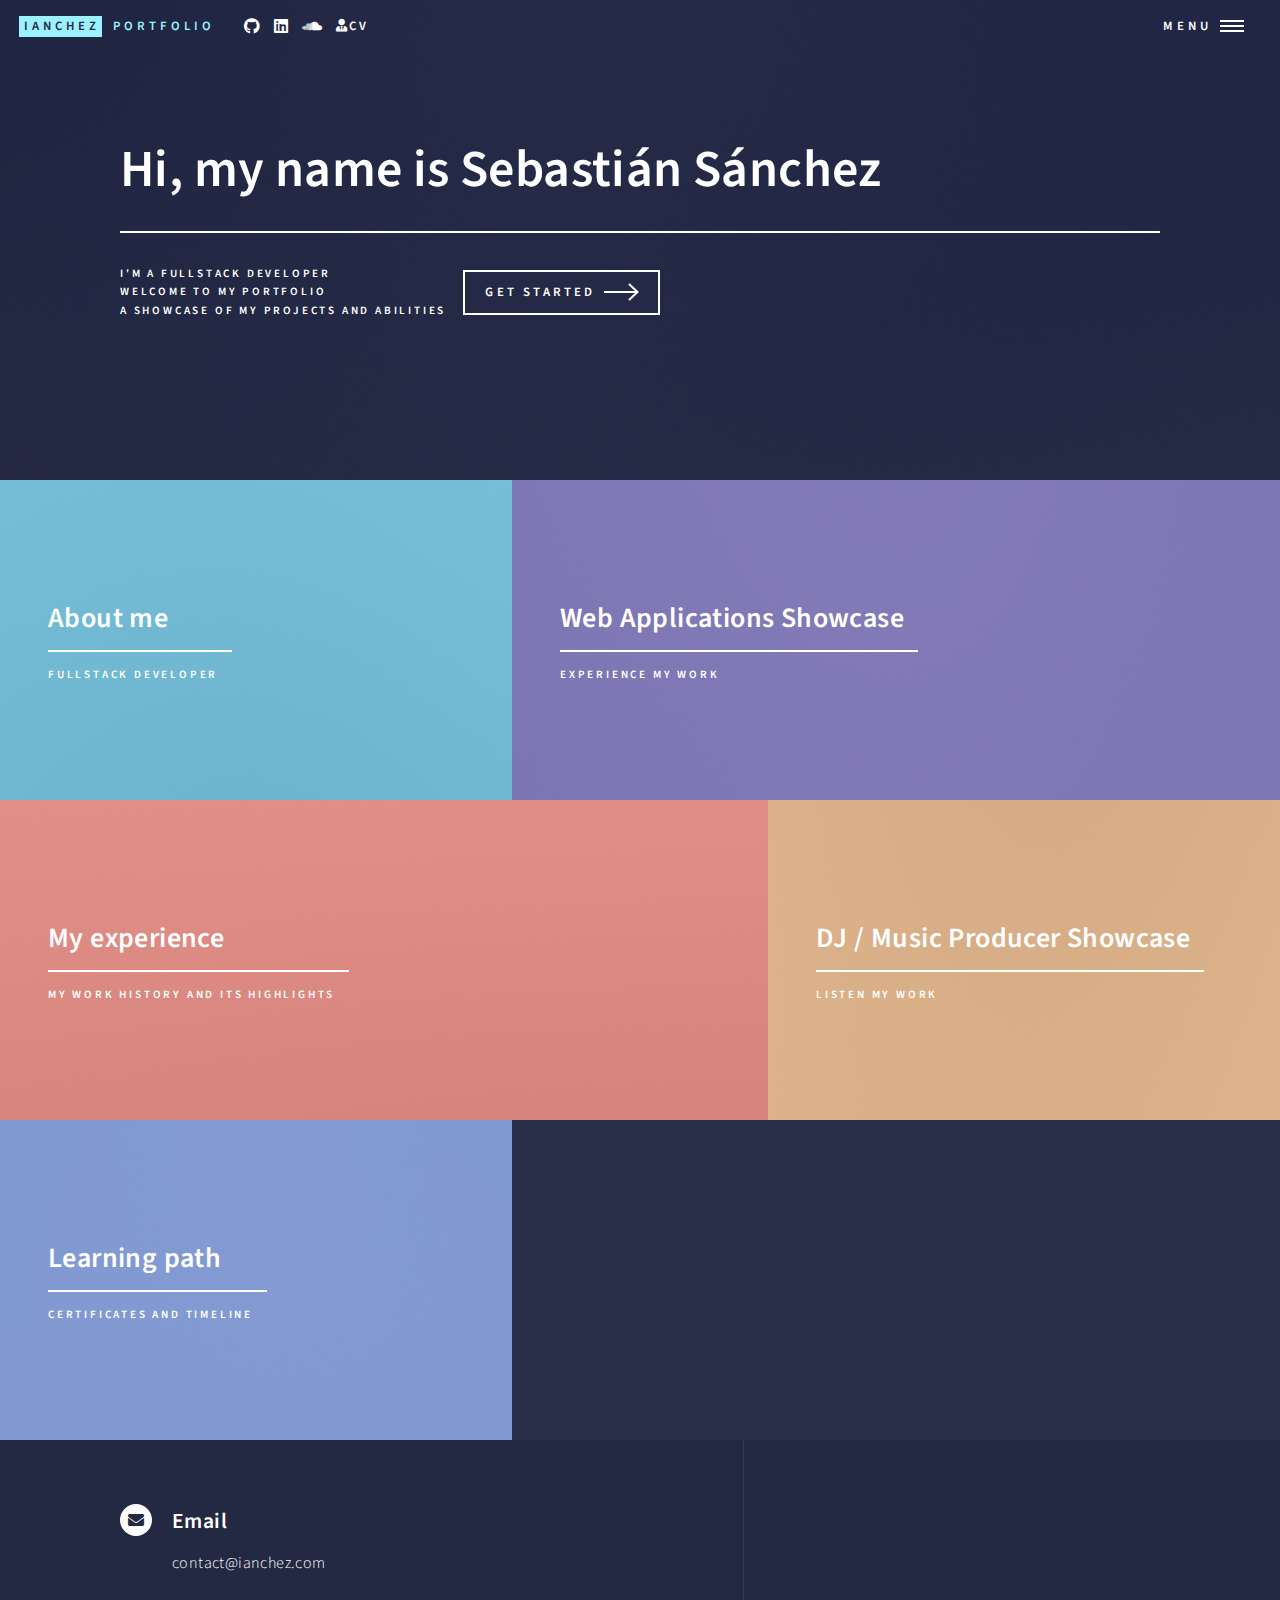
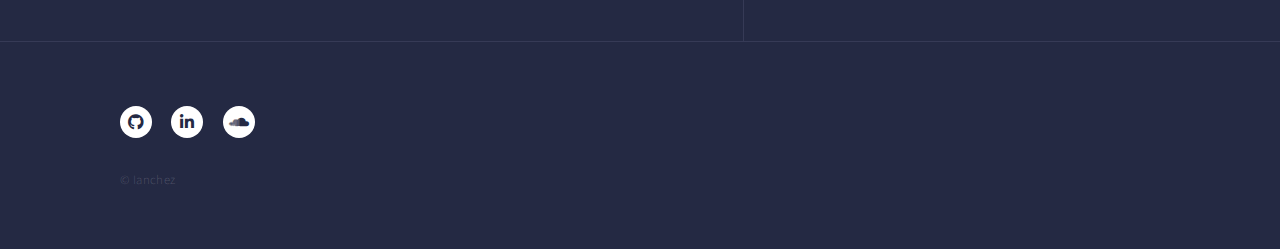
<file: index.html>
<!DOCTYPE HTML>
<html>
	<head>
		<title>Sebastián Sánchez | Portfolio</title>
		<meta charset="utf-8" />
		<meta name="viewport" content="width=device-width, initial-scale=1, user-scalable=no" />
		<link rel="stylesheet" href="assets/css/main.css" />
		<noscript><link rel="stylesheet" href="assets/css/noscript.css" /></noscript>
	</head>
	<body class="is-preload">

		<!-- Wrapper -->
			<div id="wrapper">

				<!-- Header -->
				<script src="./components/header.js"></script>

				<!-- Menu -->
					<nav id="menu">
						<ul class="links">
							<li><a href="index.html">Home</a></li>
							<li><a href="about_me.html">About me</a></li>
							<li><a href="showcase.html">Showcase</a></li>
							<li><a href="about_me.html#education-section">Learning path</a></li>
						</ul>
						<ul class="actions stacked">
							<li><a href="#" class="button primary fit">Get Started</a></li>
							<!-- <li><a href="#" class="button fit">Contact me</a></li> -->
						</ul>
					</nav>

				<!-- Banner -->
					<section id="banner" class="major">
						<div class="inner">
							<header class="major">
								<h1>Hi, my name is Sebastián Sánchez</h1>
							</header>
							<div class="content">
								<p>
									I'm a FullStack Developer<br />
									welcome to my Portfolio<br />
									a showcase of my projects and abilities
								</p>
								<ul class="actions">
									<li><a href="#one" class="button next scrolly">Get Started</a></li>
								</ul>
							</div>
						</div>
					</section>

				<!-- Main -->
					<div id="main">

						<!-- One -->
							<section id="one" class="tiles">
								<article>
									<span class="image">
										<img src="images/pic01.jpg" alt="" />
									</span>
									<header class="major">
										<h3><a href="about_me.html" class="link">About me</a></h3>
										<p>FullStack Developer</p>
										<!-- <p>Music Producer | DJ</p> -->
									</header>
								</article>
								<article>
									<span class="image">
										<img src="images/pic02.jpg" alt="" />
									</span>
									<header class="major">
										<h3><a href="app-showcase.html" class="link">Web Applications Showcase</a></h3>
										<p>Experience my work</p>
									</header>
								</article>
								<article>
									<span class="image">
										<img src="images/pic03.jpg" alt="" />
									</span>
									<header class="major">
										<h3><a href="https://ianchez.notion.site/Sebasti-n-S-nchez-Pe-a-beffebdcf4414be28128e2dfdd5cb7c4" class="link">My experience</a></h3>
										<p>My work history and its highlights</p>
									</header>
								</article>
								<article>
									<span class="image">
										<img src="images/pic04.jpg" alt="" />
									</span>
									<header class="major">
										<h3><a href="music-showcase.html" class="link">DJ / Music Producer Showcase</a></h3>
										<p>Listen my work</p>
									</header>
								</article>
								<article>
									<span class="image">
										<img src="images/pic05.jpg" alt="" />
									</span>
									<header class="major">
										<h3><a href="about_me.html#education-section" class="link">Learning path</a></h3>
										<p>Certificates and timeline</p>
									</header>
								</article>
								<!-- <article>
									<span class="image">
										<img src="images/pic06.jpg" alt="" />
									</span>
									<header class="major">
										<h3><a href="about_me.html" class="link">Etiam</a></h3>
										<p>Feugiat amet tempus</p>
									</header>
								</article> -->
							</section>

						<!-- Two -->
							<!-- <section id="two">
								<div class="inner">
									<header class="major">
										<h2>Massa libero</h2>
									</header>
									<p>Nullam et orci eu lorem consequat tincidunt vivamus et sagittis libero. Mauris aliquet magna magna sed nunc rhoncus pharetra. Pellentesque condimentum sem. In efficitur ligula tate urna. Maecenas laoreet massa vel lacinia pellentesque lorem ipsum dolor. Nullam et orci eu lorem consequat tincidunt. Vivamus et sagittis libero. Mauris aliquet magna magna sed nunc rhoncus amet pharetra et feugiat tempus.</p>
									<ul class="actions">
										<li><a href="about_me.html" class="button next">Get Started</a></li>
									</ul>
								</div>
							</section> -->

					</div>

				<!-- Contact -->
				<script src="./components/contactCards.js"></script>

				<!-- Footer -->
				<script src="./components/footer.js"></script>

			</div>

		<!-- Scripts -->
			<script src="assets/js/jquery.min.js"></script>
			<script src="assets/js/jquery.scrolly.min.js"></script>
			<script src="assets/js/jquery.scrollex.min.js"></script>
			<script src="assets/js/browser.min.js"></script>
			<script src="assets/js/breakpoints.min.js"></script>
			<script src="assets/js/util.js"></script>
			<script src="assets/js/main.js"></script>

	</body>
</html>
</file>
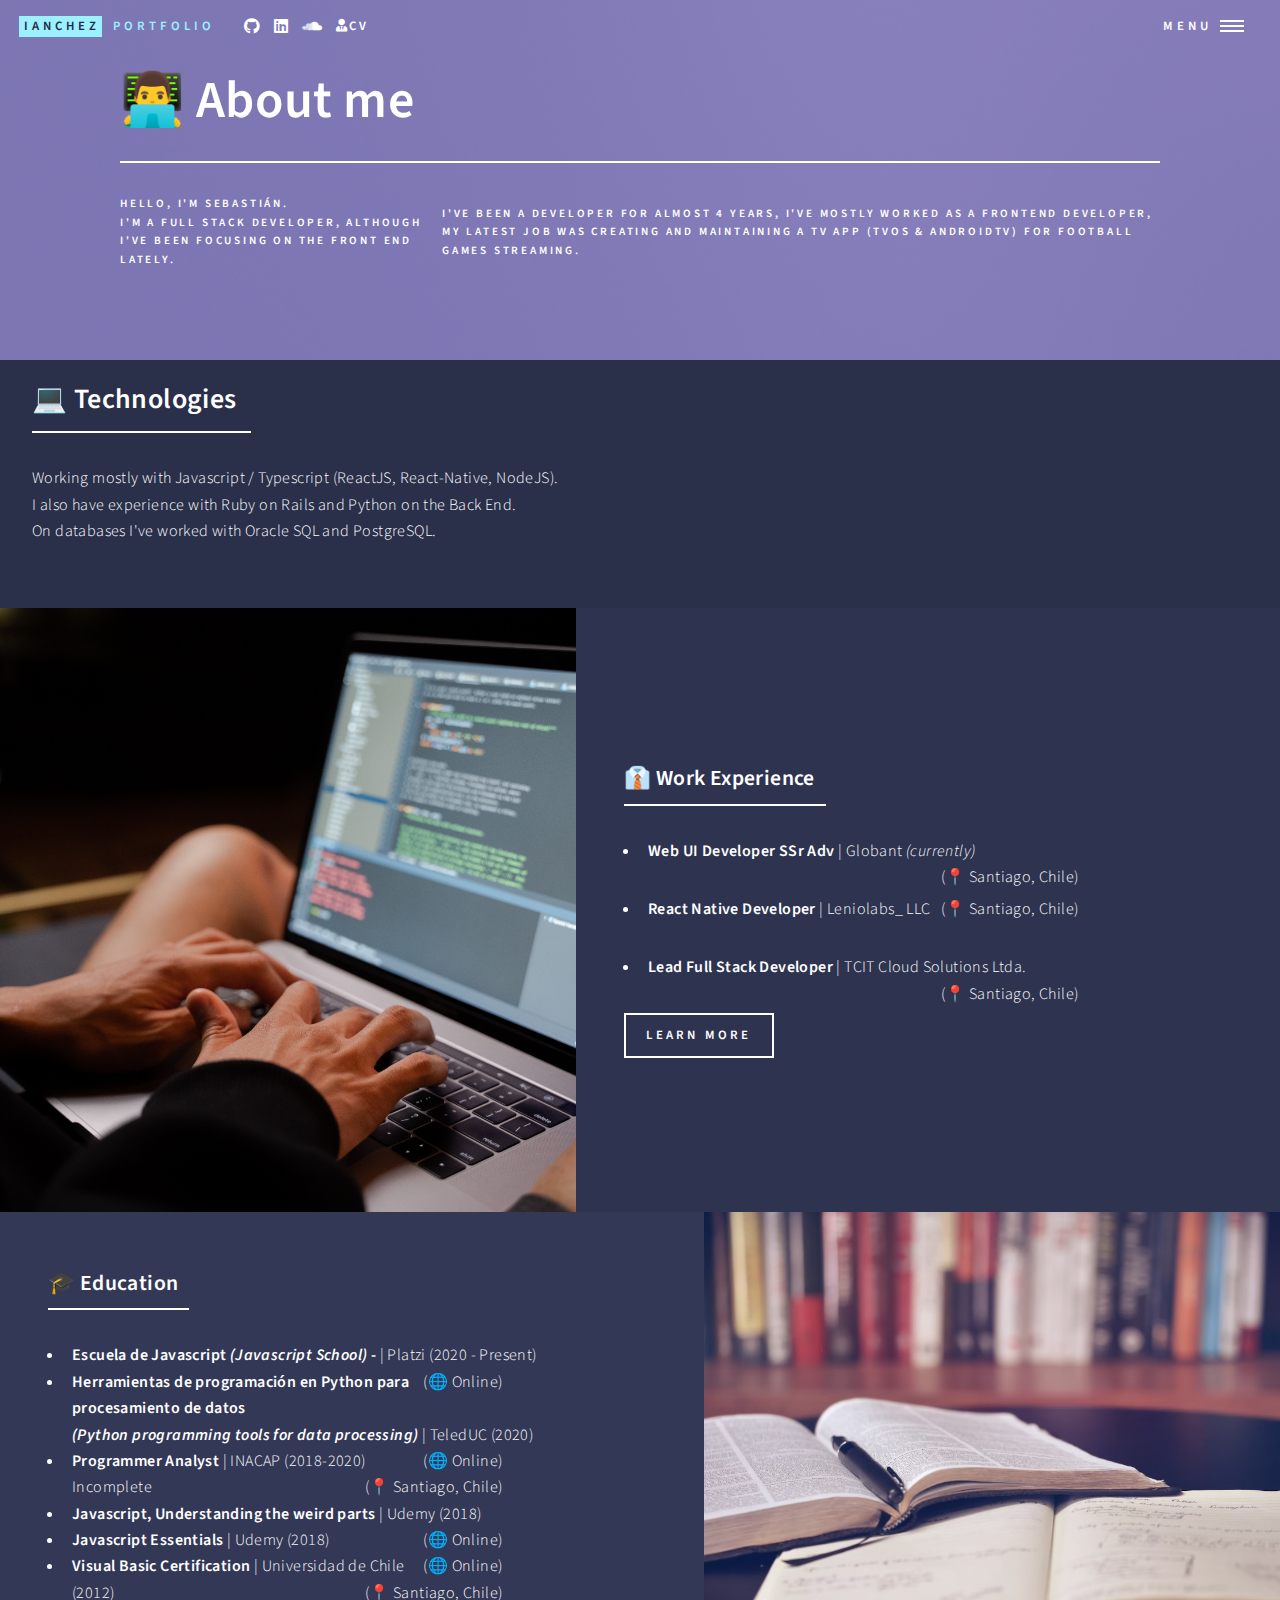
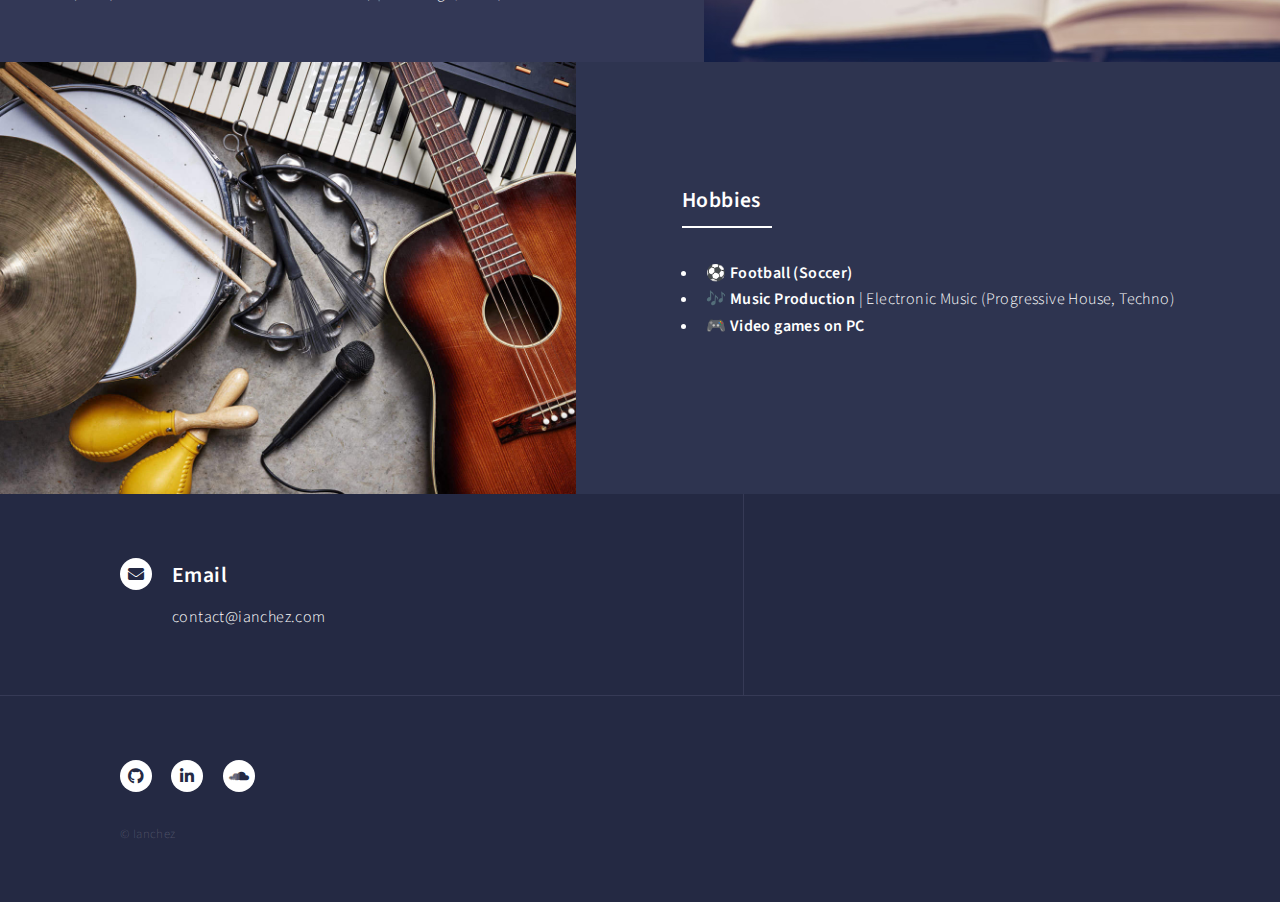
<file: about_me.html>
<!DOCTYPE HTML>
<html>
	<head>
		<title>About me - Ianchez Portfolio</title>
		<meta charset="utf-8" />
		<meta name="viewport" content="width=device-width, initial-scale=1, user-scalable=no" />
		<link rel="stylesheet" href="assets/css/main.css" />
		<noscript><link rel="stylesheet" href="assets/css/noscript.css" /></noscript>
	</head>
	<body class="is-preload">

		<!-- Wrapper -->
			<div id="wrapper">

				<!-- Header -->
				<script src="./components/header.js"></script>

				<!-- Menu -->
					<nav id="menu">
						<ul class="links">
							<li><a href="index.html">Home</a></li>
							<li><a href="about_me.html">About me</a></li>
							<li><a href="showcase.html">Showcase</a></li>
							<li><a href="about_me.html#education-section">Learning path</a></li>
						</ul>
						<ul class="actions stacked">
							<li><a href="#" class="button primary fit">Get Started</a></li>
							<li><a href="#" class="button fit">Contact me</a></li>
						</ul>
					</nav>

				<!-- Banner -->
				<!-- Note: The "styleN" class below should match that of the header element. -->
					<section id="banner" class="style2">
						<div class="inner">
							<span class="image">
								<img src="images/pic07.jpg" alt="" />
							</span>
							<header class="major">
								<h1>👨‍💻 About me</h1>
							</header>
							<div class="content">
								<p>
									Hello, I'm Sebastián.<br/>
									I'm a Full Stack Developer, although I've been focusing on the Front End lately.
								</p>
								<p>
									I've been a developer for almost 4 years, I've mostly worked as a FrontEnd developer, my latest job was creating and maintaining a TV app (TvOS & AndroidTV) for football games streaming.
								</p>
							</div>
						</div>
					</section>

				<!-- Main -->
					<div id="main">

						<!-- One -->
							<section id="one">
								<div class="inner">
									<header class="major">
										<h2>💻 Technologies</h2>
									</header>
									<p>
										Working mostly with Javascript / Typescript (ReactJS, React-Native, NodeJS).<br/>
										I also have experience with Ruby on Rails and Python on the Back End.<br/>
										On databases I've worked with Oracle SQL and PostgreSQL.
									</p>
								</div>
							</section>

						<!-- Two -->
							<section id="two" class="spotlights">
								<section>
									<a href="showcase.html" class="image work-experiece-img">
										<img class="about-me-image" src="images/coding.jpg" alt="" data-position="center center" />
									</a>
									<div class="content">
										<div class="inner">
											<header class="major">
												<h3>👔 Work Experience</h3>
											</header>
											<p>

											</p>
											<ul>
												<li>
													<p>
														<b>Web UI Developer SSr Adv</b> | Globant <i>(currently)</i>
														<span class="location-span">(📍 Santiago, Chile)</span>
													</p>
												</li>
												<li>
													<p>
														<b>React Native Developer</b> | Leniolabs_ LLC
														<span class="location-span">(📍 Santiago, Chile)</span>
													</p>
												</li>
												<li>
													<p>
														<b>Lead Full Stack Developer</b> | TCIT Cloud Solutions Ltda.
														<span class="location-span">(📍 Santiago, Chile)</span></li>
													</p>
											</ul>
											<ul class="actions">
												<li><a href="https://ianchez.notion.site/Sebastian-Sanchez-Pe-a-beffebdcf4414be28128e2dfdd5cb7c4" class="button">Learn more</a></li>
											</ul>
										</div>
									</div>
								</section>

								<section id="education-section">
									<a href="showcase.html" class="image">
										<img src="images/studying.jpg" alt="" data-position="top center" />
									</a>
									<div class="content">
										<div class="inner">
											<header class="major">
												<h3>🎓 Education</h3>
											</header>
											<ul>
												<li><b>Escuela de Javascript <i>(Javascript School)</i> - </b> | Platzi (2020 - Present) <span class="location-span">(🌐 Online)</span></li>
												<li><b>Herramientas de programación en Python para procesamiento de datos <br/><i>(Python programming tools for data processing)</i></b> | TeledUC (2020) <span class="location-span">(🌐 Online)</span></li>
												<li><b>Programmer Analyst</b> | INACAP (2018-2020) Incomplete <span class="location-span">(📍 Santiago, Chile)</span></li>
												<li><b>Javascript, Understanding the weird parts</b> | Udemy (2018) <span class="location-span">(🌐 Online)</span></li>
												<li><b>Javascript Essentials</b> | Udemy (2018) <span class="location-span">(🌐 Online)</span></li>
												<li><b>Visual Basic Certification</b> | Universidad de Chile (2012) <span class="location-span">(📍 Santiago, Chile)</span></li>
											</ul>
											<!-- <ul class="actions">
												<li><a href="showcase.html" class="button">Learn more</a></li>
											</ul> -->
										</div>
									</div>
								</section>

								<section>
									<a href="showcase.html" class="image">
										<img src="images/music-hobbies.jpg" alt="" data-position="25% 25%" />
									</a>
									<div class="content">
										<div class="inner">
											<header class="major">
												<h3>Hobbies</h3>
											</header>
											<ul>
												<li><b>⚽ Football (Soccer)</b></li>
												<li><b>🎶 Music Production</b> | Electronic Music (Progressive House, Techno)</li>
												<li><b>🎮 Video games on PC</b></li>
											</ul>
											<ul class="actions">
												<!-- <li><a href="showcase.html" class="button">Learn more</a></li> -->
											</ul>
										</div>
									</div>
								</section>
							</section>

						<!-- Three -->
							<!-- <section id="three">
								<div class="inner">
									<header class="major">
										<h2>Massa libero</h2>
									</header>
									<p>Nullam et orci eu lorem consequat tincidunt vivamus et sagittis libero. Mauris aliquet magna magna sed nunc rhoncus pharetra. Pellentesque condimentum sem. In efficitur ligula tate urna. Maecenas laoreet massa vel lacinia pellentesque lorem ipsum dolor. Nullam et orci eu lorem consequat tincidunt. Vivamus et sagittis libero. Mauris aliquet magna magna sed nunc rhoncus amet pharetra et feugiat tempus.</p>
									<ul class="actions">
										<li><a href="showcase.html" class="button next">Get Started</a></li>
									</ul>
								</div>
							</section> -->
					</div>

				<!-- Contact -->
				<script src="./components/contactCards.js"></script>

				<!-- Footer -->
				<script src="./components/footer.js"></script>

			</div>

		<!-- Scripts -->
			<script src="assets/js/jquery.min.js"></script>
			<script src="assets/js/jquery.scrolly.min.js"></script>
			<script src="assets/js/jquery.scrollex.min.js"></script>
			<script src="assets/js/browser.min.js"></script>
			<script src="assets/js/breakpoints.min.js"></script>
			<script src="assets/js/util.js"></script>
			<script src="assets/js/main.js"></script>

	</body>
</html>
</file>
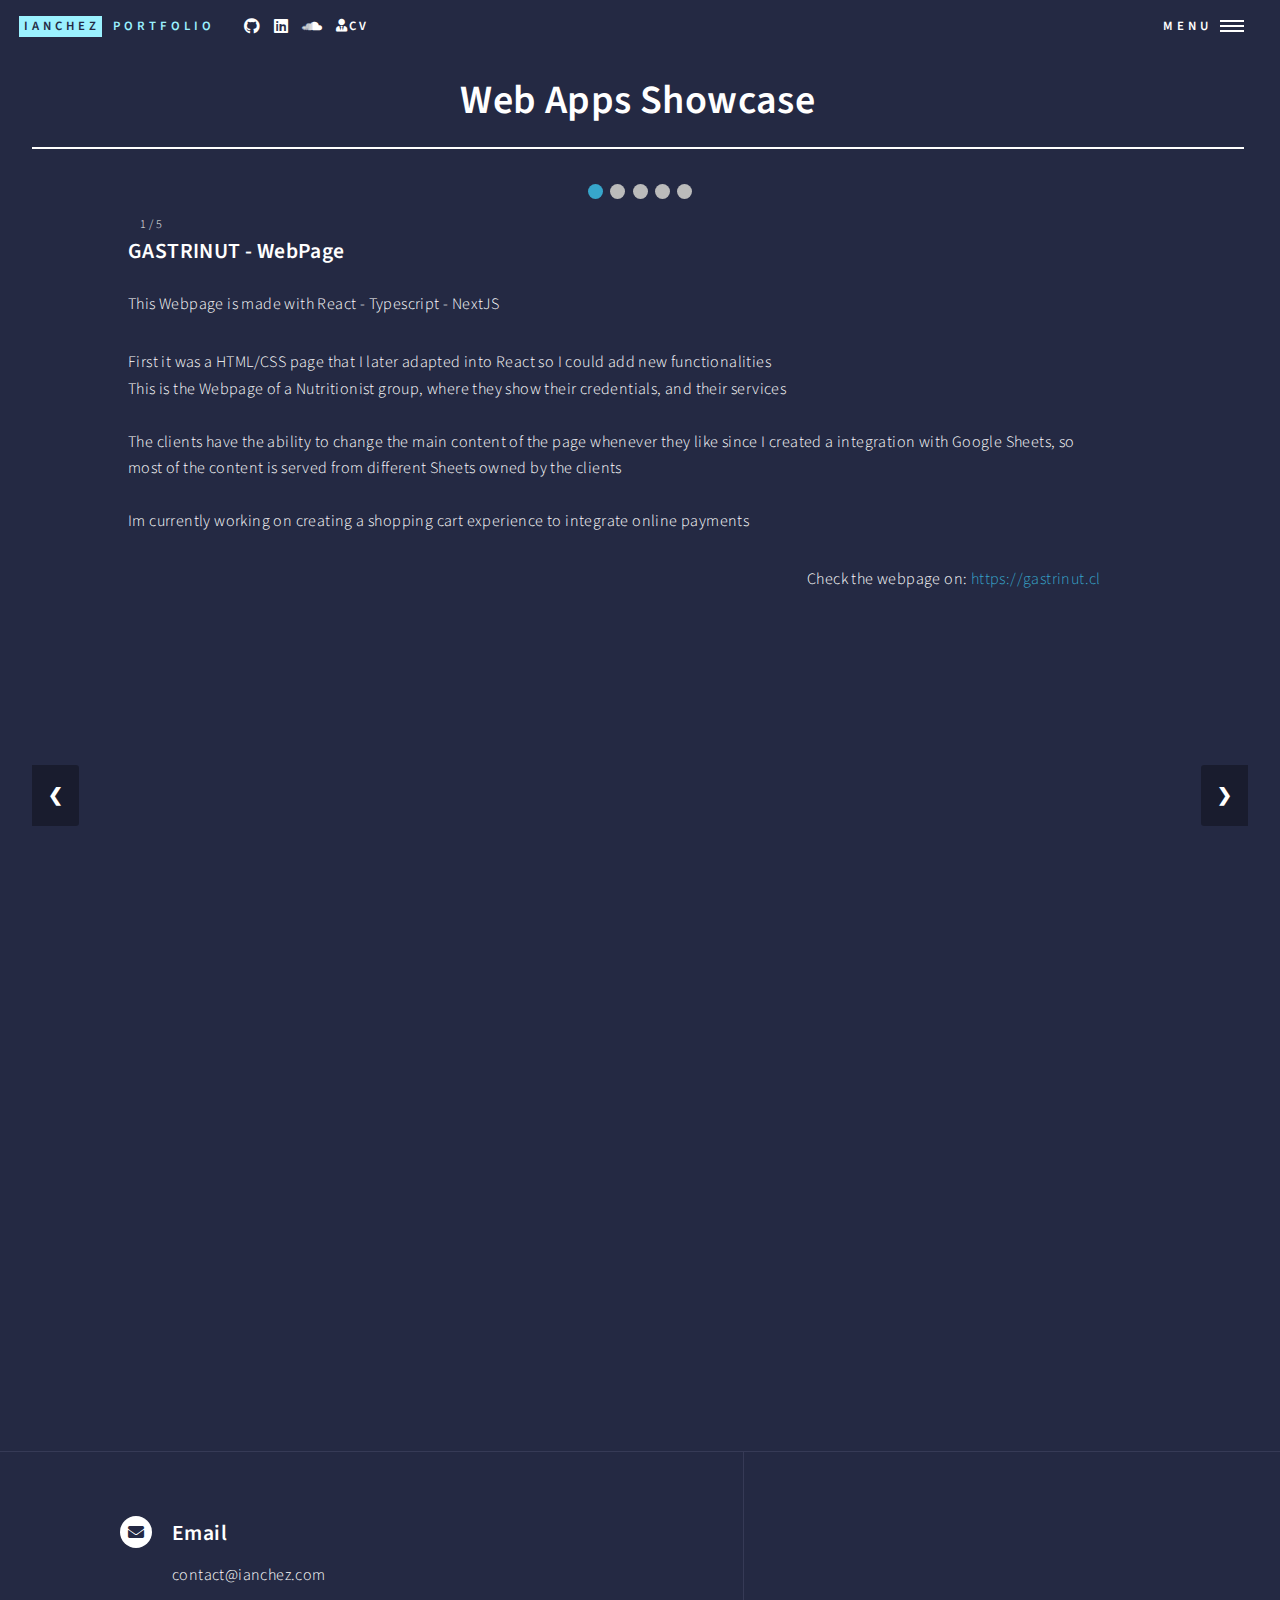
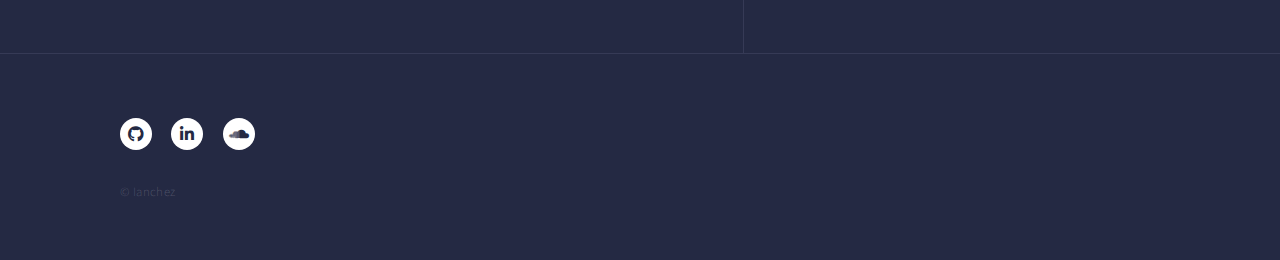
<file: app-showcase.html>
<!DOCTYPE HTML>
<html>
	<head>
		<title>Web Apps - Ianchez Portfolio</title>
		<meta charset="utf-8" />
		<meta name="viewport" content="width=device-width, initial-scale=1, user-scalable=no" />
		<link rel="stylesheet" href="assets/css/main.css" />
		<noscript><link rel="stylesheet" href="assets/css/noscript.css" /></noscript>
		<script>
			let slideIndex = 1;
			showSlides(slideIndex);

			// Next/previous controls
			function plusSlides(n) {
				showSlides(slideIndex += n);
			}

			// Thumbnail image controls
			function currentSlide(n) {
				showSlides(slideIndex = n);
			}

			function showSlides(n) {
				let i;
				let slides = document.getElementsByClassName("mySlides");
				let dots = document.getElementsByClassName("dot");

				if (n > slides.length) {slideIndex = 1} // Circular slide - right
				if (n < 1) {slideIndex = slides.length} // Circular slide - left

				for (i = 0; i < slides.length; i++) {
					slides[i].style.display = "none";
				}
				for (i = 0; i < dots.length; i++) {
					dots[i].className = dots[i].className.replace(" active", "");
				}
				slides[slideIndex-1].style.display = "block";
				dots[slideIndex-1].className += " active";
			}
		</script>
	</head>
	<body class="is-preload">

		<!-- Wrapper -->
			<div id="wrapper">

				<!-- Header -->
				<script src="./components/header.js"></script>

				<!-- Menu -->
					<nav id="menu">
						<ul class="links">
							<li><a href="index.html">Home</a></li>
							<li><a href="about_me.html">About me</a></li>
							<li><a href="showcase.html">Showcase</a></li>
							<li><a href="about_me.html#education-section">Learning path</a></li>
						</ul>
						<ul class="actions stacked">
							<li><a href="#" class="button primary fit">Get Started</a></li>
							<li><a href="#" class="button fit">Contact me</a></li>
						</ul>
					</nav>

				<!-- Main -->
					<div id="main" class="alt">

						<!-- One -->
							<section id="one">
								<div class="inner">
									<header class="major" style="width: 98%;">
										<h1 class="apps-title">Web Apps Showcase</h1>
									</header>

									<!-- The dots/circles -->
									<div style="text-align:center">
										<span class="dot active" onclick="currentSlide(1)"></span>
										<span class="dot" onclick="currentSlide(2)"></span>
										<span class="dot" onclick="currentSlide(3)"></span>
										<span class="dot" onclick="currentSlide(4)"></span>
										<span class="dot" onclick="currentSlide(5)"></span>
									</div>

									<!-- <span class="image main"><img src="images/pic11.jpg" alt="" /></span> -->

									<div class="slideshow-container">

										<div class="mySlides fade" style="display: block;">
											<div class="numbertext">1 / 5</div><br/>
											<h3>GASTRINUT - WebPage</h3>
											<p>
												This Webpage is made with React - Typescript - NextJS
											</p>
											<p>
												First it was a HTML/CSS page that I later adapted into React so I could add new functionalities<br/>
												This is the Webpage of a Nutritionist group, where they show their credentials, and their services<br/>
												<br/>
												The clients have the ability to change the main content of the page whenever they like since I created a integration with Google Sheets, so most of the content is served from different Sheets owned by the clients<br/>
												<br/>
												Im currently working on creating a shopping cart experience to integrate online payments
											</p>

											<span class="repo-link">
												Check the webpage on: 
												<a href="https://gastrinut.cl">https://gastrinut.cl</a>
											</span>

											<div class="iframe-loader">
												<iframe
													width="100%"
													height="100%"
													scrolling="auto"
													frameborder="no"
													src="https://gastrinut.cl">
												</iframe>
											</div>
										</div>

										<div class="mySlides fade">
											<div class="numbertext">2 / 5</div><br/>
											<h3>Podcaster - Web App</h3>
											<p>
												This Web App is made with React - Typescript - NextJS
											</p>
											<p>
												This is a simple React / Typescript SPA that shows the latest popular podcasts in iTunes. The app uses the iTunes RSS API to fetch the data.
											</p>
											<span class="repo-link">
												Check the github repo: 
												<a href="https://github.com/ianchez/podcasts-app">https://github.com/ianchez/podcasts-app</a>
											</span>
											<div class="iframe-loader">
												<iframe
													width="100%"
													height="100%"
													scrolling="auto"
													frameborder="no"
													src="https://podcasts-app-ianchez.vercel.app/">
												</iframe>
											</div>
										</div>

										<div class="mySlides fade">
											<div class="numbertext">3 / 5</div><br/>
											<h3>Mario-like Game using Javascript</h3>
											<p>
												This game is made with Javascript and the canvas library p5.js
											</p>
											<p>
												You can move with the arrow keys and jump with the spacebar<br/>
												The idea was to create a simple game that could be played on the browser<br/>
												Avoid the cracks on the ground, and try to reach the end of the level (flagpole) using the floating platforms<br/>
												Turn your sound on (it includes sound effects too!)<br/>
												Try it out!
											</p>
											<span class="repo-link">
												Check the github repo: 
												<a href="https://github.com/ianchez/game-js">https://github.com/ianchez/game-js</a>
											</span>
											<div class="iframe-loader">
												<iframe
													width="100%"
													height="100%"
													scrolling="auto"
													frameborder="no"
													src="https://game-js-two.vercel.app"
												>
												</iframe>
											</div>
										</div>
									
										<div class="mySlides fade">
											<div class="numbertext">4 / 5</div><br/>
											<h3>MOVIE LIBRARY</h3>
											<p>
												This SPA (Single Page Application) is made with React - Javascript on the FrontEnd<br/>
											</p>
											<p>
												The idea simulate the fetching from a movie database API, and filter the results by genre<br/>
												You can also change the order on which the list will show, the default its by Year Ascending, <b>give it a try!</b>
											</p>

											<span class="repo-link">
												Check the repository: 
												<a href="https://github.com/Ianchez/mediastream-challenge-react">https://github.com/Ianchez/mediastream-challenge-react</a>
											</span>

											<div class="iframe-loader">
												<iframe
													width="100%"
													height="100%"
													scrolling="auto"
													frameborder="no"
													src="https://movie-challenge-react.vercel.app/02">
												</iframe>
											</div>
										</div>

										<div class="mySlides fade">
											<div class="numbertext">5 / 5</div><br/>
											<h3>SHOPPING CART</h3>
											<p>
												This SPA (Single Page Application) is made with React - Javascript on the FrontEnd<br/>
											</p>
											<p>
												The idea its to manage a shopping cart experience, allowing to add as many items as you want<br/>
												The challenge was to handle the different states of the items added to the cart<br/>
												The total would get calculated, applying the discount rules, <b>give it a try!</b>
											</p>

											<span class="repo-link">
												Check the repository: 
												<a href="https://github.com/Ianchez/mediastream-challenge-react">https://github.com/Ianchez/mediastream-challenge-react</a>
											</span>

											<div class="iframe-loader">
												<iframe
													width="100%"
													height="100%"
													scrolling="auto"
													frameborder="no"
													src="https://movie-challenge-react.vercel.app/01">
												</iframe>
											</div>
										</div>
									
										<!-- Next and previous buttons -->
										<a class="prev-button" onclick="plusSlides(-1)">&#10094;</a>
										<a class="next-button" onclick="plusSlides(1)">&#10095;</a>
									</div>

									<br/>
									<br/>

								</div>
							</section>

					</div>

				<!-- Contact -->
				<script src="./components/contactCards.js"></script>

				<!-- Footer -->
				<script src="./components/footer.js"></script>

			</div>

		<!-- Scripts -->
			<script src="assets/js/jquery.min.js"></script>
			<script src="assets/js/jquery.scrolly.min.js"></script>
			<script src="assets/js/jquery.scrollex.min.js"></script>
			<script src="assets/js/browser.min.js"></script>
			<script src="assets/js/breakpoints.min.js"></script>
			<script src="assets/js/util.js"></script>
			<script src="assets/js/main.js"></script>

	</body>
</html>
</file>
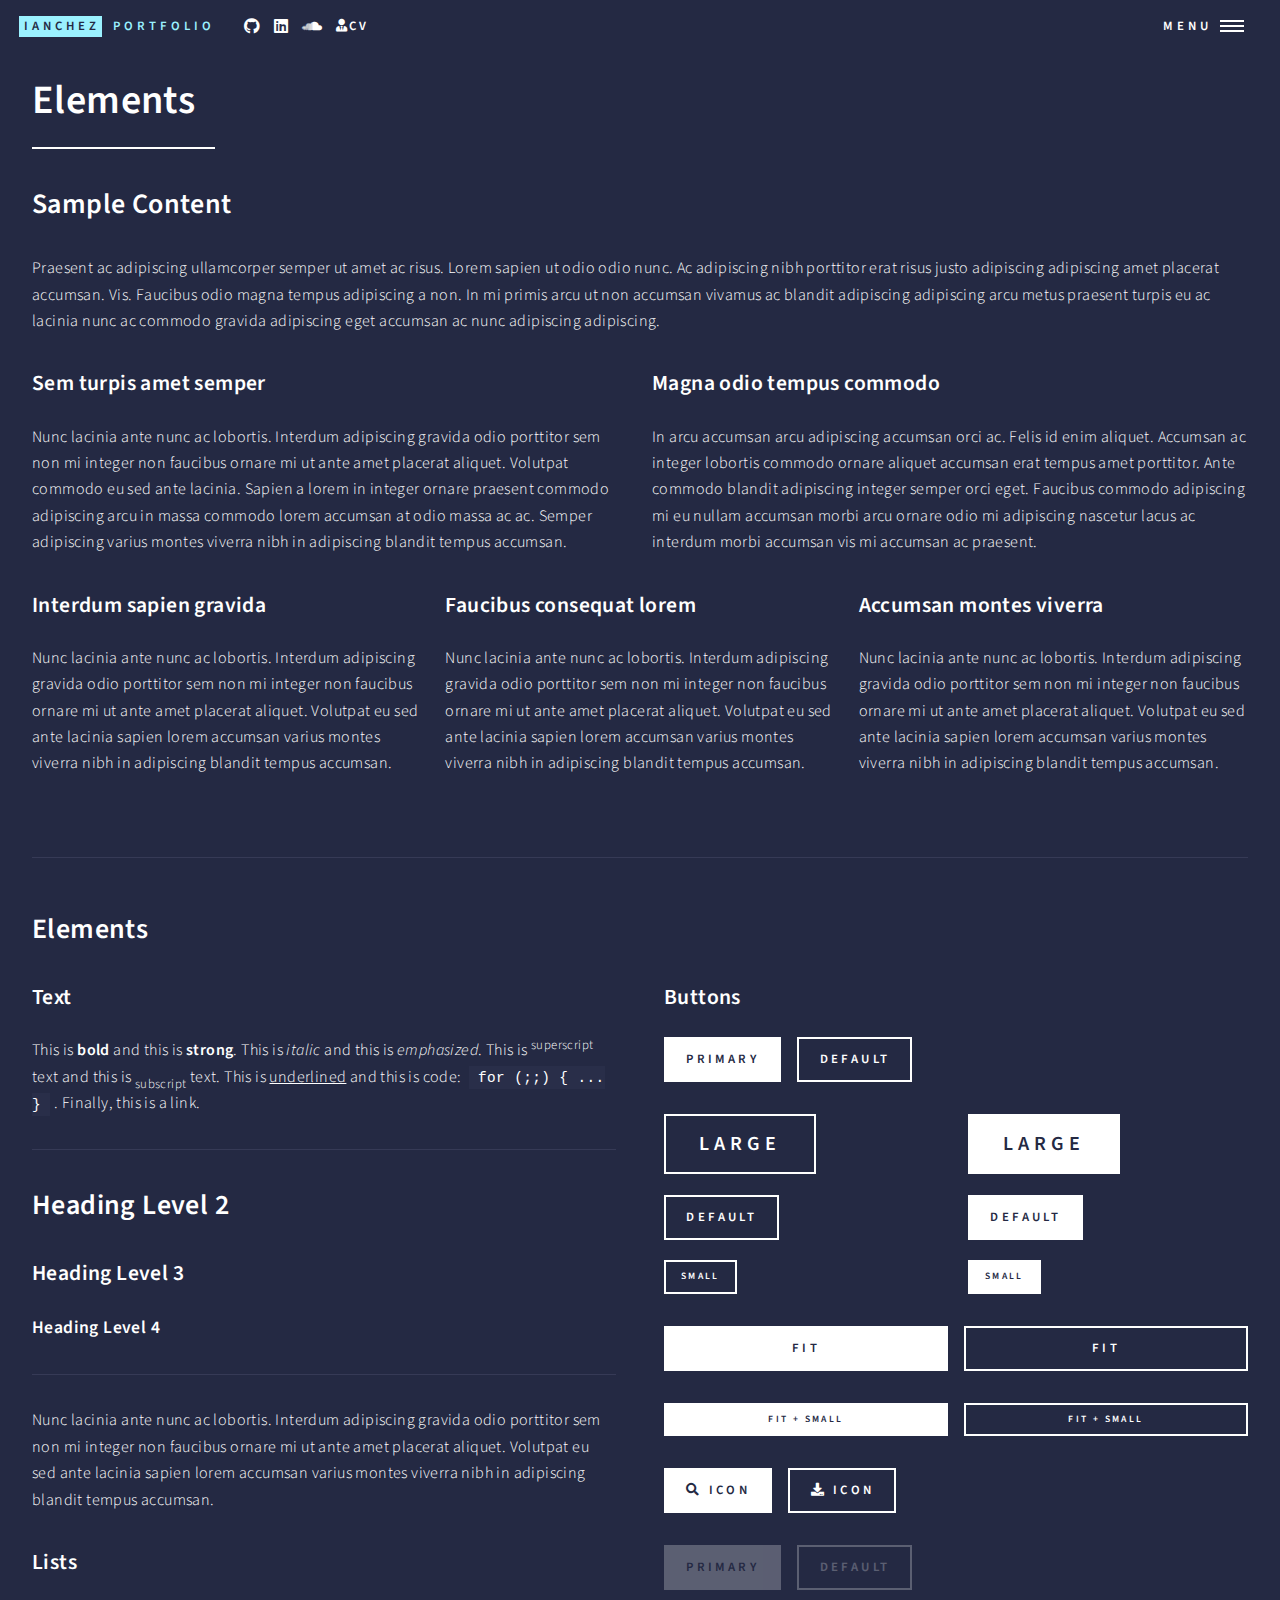
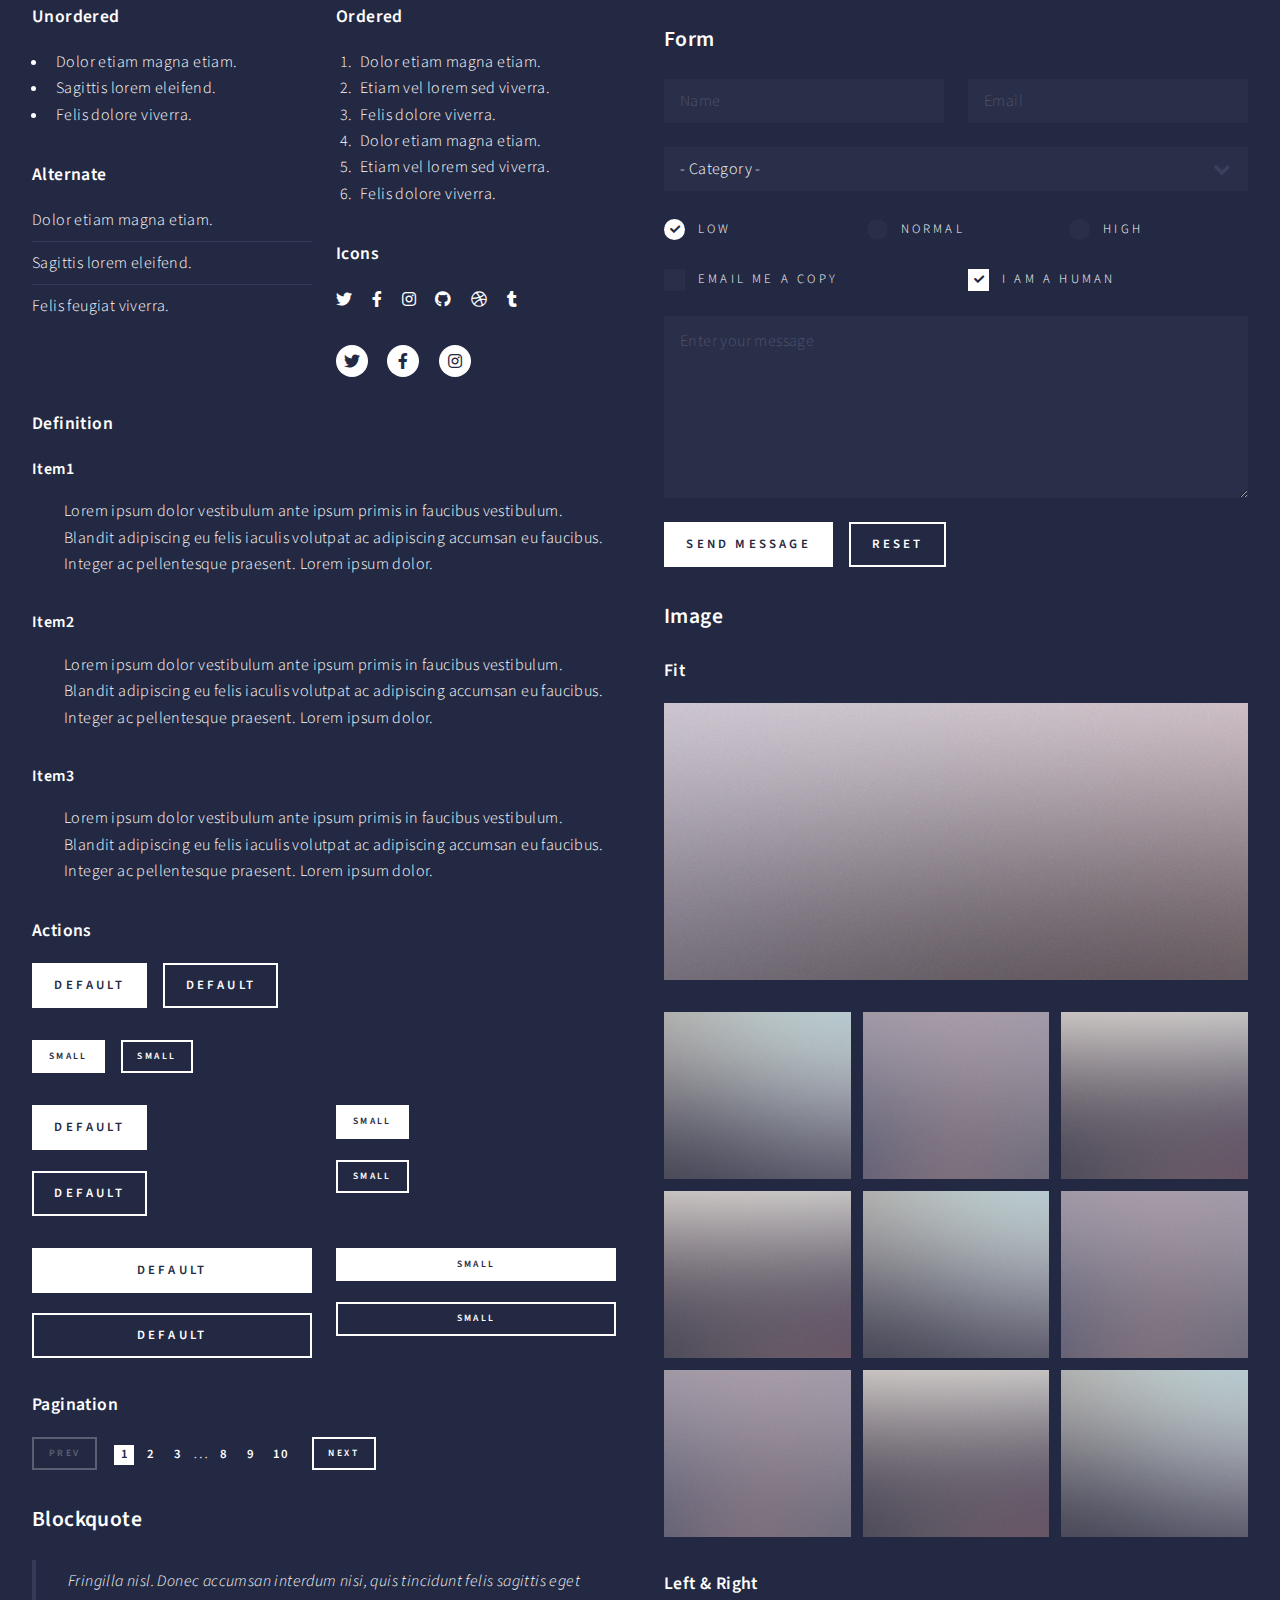
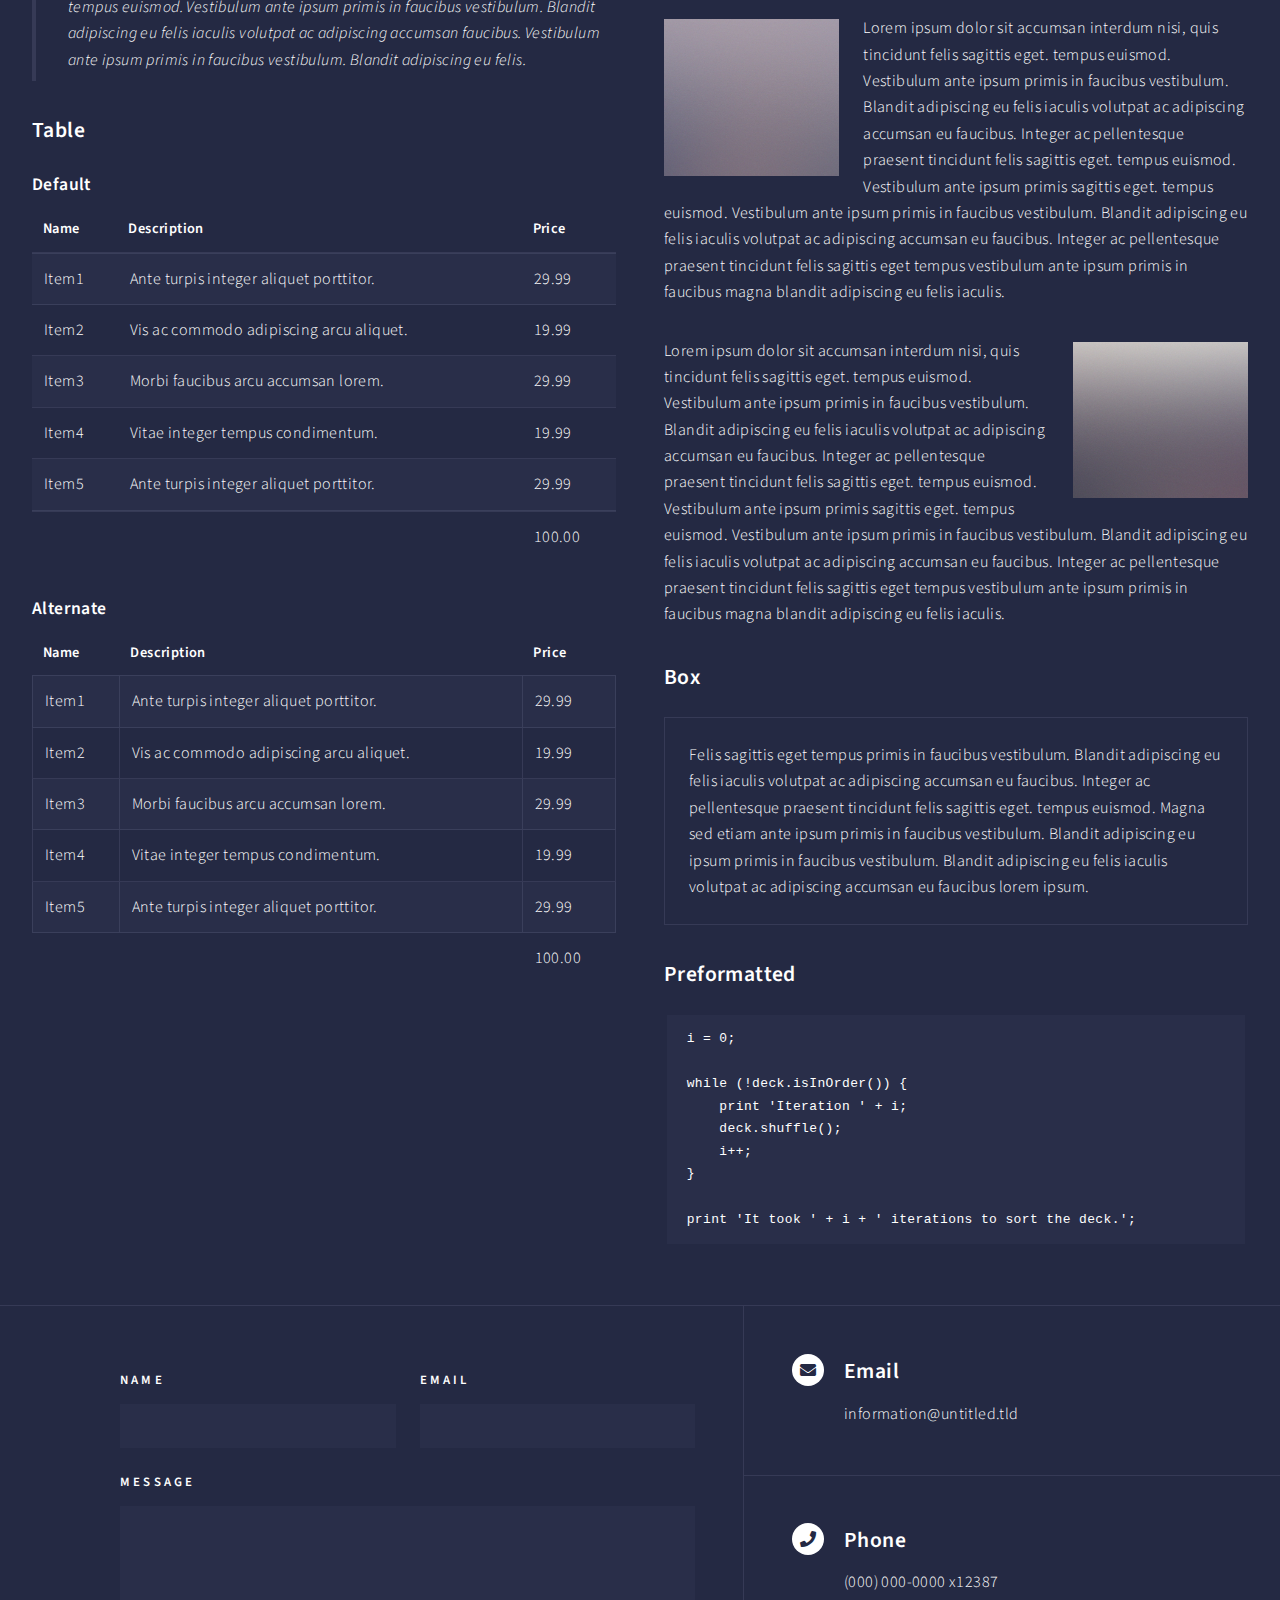
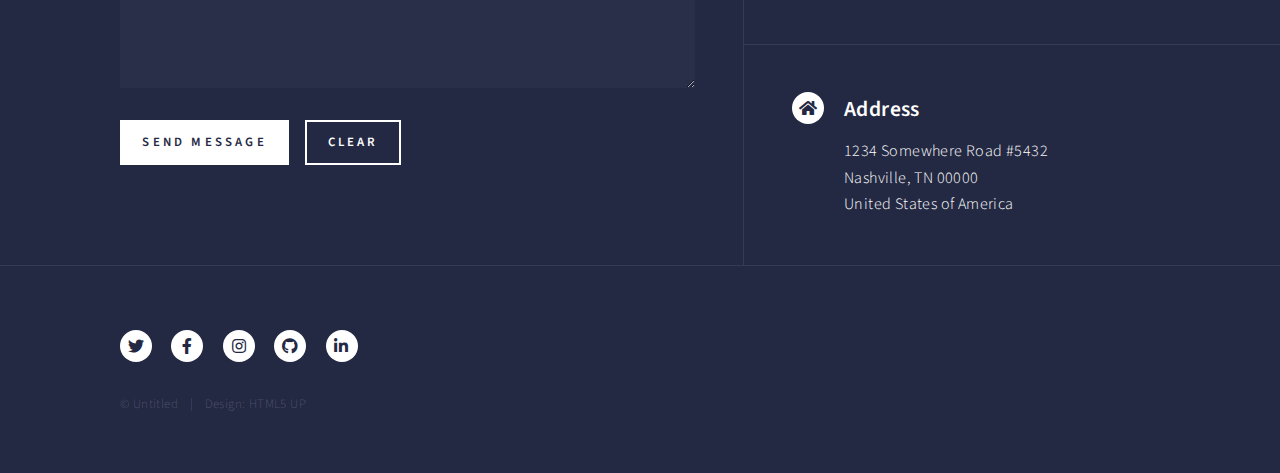
<file: elements.html>
<!DOCTYPE HTML>
<!--
	Forty by HTML5 UP
	html5up.net | @ajlkn
	Free for personal and commercial use under the CCA 3.0 license (html5up.net/license)
-->
<html>
	<head>
		<title>Elements - Forty by HTML5 UP</title>
		<meta charset="utf-8" />
		<meta name="viewport" content="width=device-width, initial-scale=1, user-scalable=no" />
		<link rel="stylesheet" href="assets/css/main.css" />
		<noscript><link rel="stylesheet" href="assets/css/noscript.css" /></noscript>
	</head>
	<body class="is-preload">

		<!-- Wrapper -->
			<div id="wrapper">

				<!-- Header -->
				<header id="header" class="alt">
					<a href="index.html" class="logo"><strong>IANCHEZ</strong> <span>Portfolio</span></a>
					<a href="https://github.com/ianchez" class="icon brands fa-github"><span class="label">Github</span></a>
					<a href="https://www.linkedin.com/in/sebastian-sanchez-ianchez/" class="icon brands fa-linkedin"><span class="label">LinkedIn</span></a>
					<a href="https://soundcloud.com/ianchez" class="icon brands fa-soundcloud"><span class="label">Soundcloud</span></a>
					<a href="https://ianchez.notion.site/Sebastian-Sanchez-Pe-a-beffebdcf4414be28128e2dfdd5cb7c4" class="icon cv"><i class="fas fa-user-tie"></i><span>cv</span></a>
					<nav>
						<a href="#menu">Menu</a>
					</nav>
				</header>

				<!-- Menu -->
					<nav id="menu">
						<ul class="links">
							<li><a href="index.html">Home</a></li>
							<li><a href="about_me.html">About me</a></li>
							<li><a href="showcase.html">Showcase</a></li>
							<li><a href="learning_path.html">Learning path</a></li>
						</ul>
						<ul class="actions stacked">
							<li><a href="#" class="button primary fit">Get Started</a></li>
							<li><a href="#" class="button fit">Log In</a></li>
						</ul>
					</nav>

				<!-- Main -->
					<div id="main" class="alt">

						<!-- One -->
							<section id="one">
								<div class="inner">
									<header class="major">
										<h1>Elements</h1>
									</header>

									<!-- Content -->
										<h2 id="content">Sample Content</h2>
										<p>Praesent ac adipiscing ullamcorper semper ut amet ac risus. Lorem sapien ut odio odio nunc. Ac adipiscing nibh porttitor erat risus justo adipiscing adipiscing amet placerat accumsan. Vis. Faucibus odio magna tempus adipiscing a non. In mi primis arcu ut non accumsan vivamus ac blandit adipiscing adipiscing arcu metus praesent turpis eu ac lacinia nunc ac commodo gravida adipiscing eget accumsan ac nunc adipiscing adipiscing.</p>
										<div class="row">
											<div class="col-6 col-12-small">
												<h3>Sem turpis amet semper</h3>
												<p>Nunc lacinia ante nunc ac lobortis. Interdum adipiscing gravida odio porttitor sem non mi integer non faucibus ornare mi ut ante amet placerat aliquet. Volutpat commodo eu sed ante lacinia. Sapien a lorem in integer ornare praesent commodo adipiscing arcu in massa commodo lorem accumsan at odio massa ac ac. Semper adipiscing varius montes viverra nibh in adipiscing blandit tempus accumsan.</p>
											</div>
											<div class="col-6 col-12-small">
												<h3>Magna odio tempus commodo</h3>
												<p>In arcu accumsan arcu adipiscing accumsan orci ac. Felis id enim aliquet. Accumsan ac integer lobortis commodo ornare aliquet accumsan erat tempus amet porttitor. Ante commodo blandit adipiscing integer semper orci eget. Faucibus commodo adipiscing mi eu nullam accumsan morbi arcu ornare odio mi adipiscing nascetur lacus ac interdum morbi accumsan vis mi accumsan ac praesent.</p>
											</div>
											<!-- Break -->
											<div class="col-4 col-12-medium">
												<h3>Interdum sapien gravida</h3>
												<p>Nunc lacinia ante nunc ac lobortis. Interdum adipiscing gravida odio porttitor sem non mi integer non faucibus ornare mi ut ante amet placerat aliquet. Volutpat eu sed ante lacinia sapien lorem accumsan varius montes viverra nibh in adipiscing blandit tempus accumsan.</p>
											</div>
											<div class="col-4 col-12-medium">
												<h3>Faucibus consequat lorem</h3>
												<p>Nunc lacinia ante nunc ac lobortis. Interdum adipiscing gravida odio porttitor sem non mi integer non faucibus ornare mi ut ante amet placerat aliquet. Volutpat eu sed ante lacinia sapien lorem accumsan varius montes viverra nibh in adipiscing blandit tempus accumsan.</p>
											</div>
											<div class="col-4 col-12-medium">
												<h3>Accumsan montes viverra</h3>
												<p>Nunc lacinia ante nunc ac lobortis. Interdum adipiscing gravida odio porttitor sem non mi integer non faucibus ornare mi ut ante amet placerat aliquet. Volutpat eu sed ante lacinia sapien lorem accumsan varius montes viverra nibh in adipiscing blandit tempus accumsan.</p>
											</div>
										</div>

									<hr class="major" />

									<!-- Elements -->
										<h2 id="elements">Elements</h2>
										<div class="row gtr-200">
											<div class="col-6 col-12-medium">

												<!-- Text stuff -->
													<h3>Text</h3>
													<p>This is <b>bold</b> and this is <strong>strong</strong>. This is <i>italic</i> and this is <em>emphasized</em>.
													This is <sup>superscript</sup> text and this is <sub>subscript</sub> text.
													This is <u>underlined</u> and this is code: <code>for (;;) { ... }</code>.
													Finally, this is a <a href="#">link</a>.</p>
													<hr />
													<h2>Heading Level 2</h2>
													<h3>Heading Level 3</h3>
													<h4>Heading Level 4</h4>
													<hr />
													<p>Nunc lacinia ante nunc ac lobortis. Interdum adipiscing gravida odio porttitor sem non mi integer non faucibus ornare mi ut ante amet placerat aliquet. Volutpat eu sed ante lacinia sapien lorem accumsan varius montes viverra nibh in adipiscing blandit tempus accumsan.</p>

												<!-- Lists -->
													<h3>Lists</h3>
													<div class="row">
														<div class="col-6 col-12-small">

															<h4>Unordered</h4>
															<ul>
																<li>Dolor etiam magna etiam.</li>
																<li>Sagittis lorem eleifend.</li>
																<li>Felis dolore viverra.</li>
															</ul>

															<h4>Alternate</h4>
															<ul class="alt">
																<li>Dolor etiam magna etiam.</li>
																<li>Sagittis lorem eleifend.</li>
																<li>Felis feugiat viverra.</li>
															</ul>

														</div>
														<div class="col-6 col-12-small">

															<h4>Ordered</h4>
															<ol>
																<li>Dolor etiam magna etiam.</li>
																<li>Etiam vel lorem sed viverra.</li>
																<li>Felis dolore viverra.</li>
																<li>Dolor etiam magna etiam.</li>
																<li>Etiam vel lorem sed viverra.</li>
																<li>Felis dolore viverra.</li>
															</ol>

															<h4>Icons</h4>
															<ul class="icons">
																<li><a href="#" class="icon brands fa-twitter"><span class="label">Twitter</span></a></li>
																<li><a href="#" class="icon brands fa-facebook-f"><span class="label">Facebook</span></a></li>
																<li><a href="#" class="icon brands fa-instagram"><span class="label">Instagram</span></a></li>
																<li><a href="#" class="icon brands fa-github"><span class="label">Github</span></a></li>
																<li><a href="#" class="icon brands fa-dribbble"><span class="label">Dribbble</span></a></li>
																<li><a href="#" class="icon brands fa-tumblr"><span class="label">Tumblr</span></a></li>
															</ul>
															<ul class="icons">
																<li><a href="#" class="icon brands alt fa-twitter"><span class="label">Twitter</span></a></li>
																<li><a href="#" class="icon brands alt fa-facebook-f"><span class="label">Facebook</span></a></li>
																<li><a href="#" class="icon brands alt fa-instagram"><span class="label">Instagram</span></a></li>
															</ul>

														</div>
													</div>
													<h4>Definition</h4>
													<dl>
														<dt>Item1</dt>
														<dd>
															<p>Lorem ipsum dolor vestibulum ante ipsum primis in faucibus vestibulum. Blandit adipiscing eu felis iaculis volutpat ac adipiscing accumsan eu faucibus. Integer ac pellentesque praesent. Lorem ipsum dolor.</p>
														</dd>
														<dt>Item2</dt>
														<dd>
															<p>Lorem ipsum dolor vestibulum ante ipsum primis in faucibus vestibulum. Blandit adipiscing eu felis iaculis volutpat ac adipiscing accumsan eu faucibus. Integer ac pellentesque praesent. Lorem ipsum dolor.</p>
														</dd>
														<dt>Item3</dt>
														<dd>
															<p>Lorem ipsum dolor vestibulum ante ipsum primis in faucibus vestibulum. Blandit adipiscing eu felis iaculis volutpat ac adipiscing accumsan eu faucibus. Integer ac pellentesque praesent. Lorem ipsum dolor.</p>
														</dd>
													</dl>

													<h4>Actions</h4>
													<ul class="actions">
														<li><a href="#" class="button primary">Default</a></li>
														<li><a href="#" class="button">Default</a></li>
													</ul>
													<ul class="actions small">
														<li><a href="#" class="button primary small">Small</a></li>
														<li><a href="#" class="button small">Small</a></li>
													</ul>
													<div class="row">
														<div class="col-6 col-12-small">
															<ul class="actions stacked">
																<li><a href="#" class="button primary">Default</a></li>
																<li><a href="#" class="button">Default</a></li>
															</ul>
														</div>
														<div class="col-6 col-12-small">
															<ul class="actions stacked">
																<li><a href="#" class="button primary small">Small</a></li>
																<li><a href="#" class="button small">Small</a></li>
															</ul>
														</div>
														<div class="col-6 col-12-small">
															<ul class="actions stacked">
																<li><a href="#" class="button primary fit">Default</a></li>
																<li><a href="#" class="button fit">Default</a></li>
															</ul>
														</div>
														<div class="col-6 col-12-small">
															<ul class="actions stacked">
																<li><a href="#" class="button primary small fit">Small</a></li>
																<li><a href="#" class="button small fit">Small</a></li>
															</ul>
														</div>
													</div>

													<h4>Pagination</h4>
													<ul class="pagination">
														<li><span class="button small disabled">Prev</span></li>
														<li><a href="#" class="page active">1</a></li>
														<li><a href="#" class="page">2</a></li>
														<li><a href="#" class="page">3</a></li>
														<li><span>&hellip;</span></li>
														<li><a href="#" class="page">8</a></li>
														<li><a href="#" class="page">9</a></li>
														<li><a href="#" class="page">10</a></li>
														<li><a href="#" class="button small">Next</a></li>
													</ul>

												<!-- Blockquote -->
													<h3>Blockquote</h3>
													<blockquote>Fringilla nisl. Donec accumsan interdum nisi, quis tincidunt felis sagittis eget tempus euismod. Vestibulum ante ipsum primis in faucibus vestibulum. Blandit adipiscing eu felis iaculis volutpat ac adipiscing accumsan faucibus. Vestibulum ante ipsum primis in faucibus vestibulum. Blandit adipiscing eu felis.</blockquote>

												<!-- Table -->
													<h3>Table</h3>

													<h4>Default</h4>
													<div class="table-wrapper">
														<table>
															<thead>
																<tr>
																	<th>Name</th>
																	<th>Description</th>
																	<th>Price</th>
																</tr>
															</thead>
															<tbody>
																<tr>
																	<td>Item1</td>
																	<td>Ante turpis integer aliquet porttitor.</td>
																	<td>29.99</td>
																</tr>
																<tr>
																	<td>Item2</td>
																	<td>Vis ac commodo adipiscing arcu aliquet.</td>
																	<td>19.99</td>
																</tr>
																<tr>
																	<td>Item3</td>
																	<td> Morbi faucibus arcu accumsan lorem.</td>
																	<td>29.99</td>
																</tr>
																<tr>
																	<td>Item4</td>
																	<td>Vitae integer tempus condimentum.</td>
																	<td>19.99</td>
																</tr>
																<tr>
																	<td>Item5</td>
																	<td>Ante turpis integer aliquet porttitor.</td>
																	<td>29.99</td>
																</tr>
															</tbody>
															<tfoot>
																<tr>
																	<td colspan="2"></td>
																	<td>100.00</td>
																</tr>
															</tfoot>
														</table>
													</div>

													<h4>Alternate</h4>
													<div class="table-wrapper">
														<table class="alt">
															<thead>
																<tr>
																	<th>Name</th>
																	<th>Description</th>
																	<th>Price</th>
																</tr>
															</thead>
															<tbody>
																<tr>
																	<td>Item1</td>
																	<td>Ante turpis integer aliquet porttitor.</td>
																	<td>29.99</td>
																</tr>
																<tr>
																	<td>Item2</td>
																	<td>Vis ac commodo adipiscing arcu aliquet.</td>
																	<td>19.99</td>
																</tr>
																<tr>
																	<td>Item3</td>
																	<td> Morbi faucibus arcu accumsan lorem.</td>
																	<td>29.99</td>
																</tr>
																<tr>
																	<td>Item4</td>
																	<td>Vitae integer tempus condimentum.</td>
																	<td>19.99</td>
																</tr>
																<tr>
																	<td>Item5</td>
																	<td>Ante turpis integer aliquet porttitor.</td>
																	<td>29.99</td>
																</tr>
															</tbody>
															<tfoot>
																<tr>
																	<td colspan="2"></td>
																	<td>100.00</td>
																</tr>
															</tfoot>
														</table>
													</div>

											</div>
											<div class="col-6 col-12-medium">

												<!-- Buttons -->
													<h3>Buttons</h3>
													<ul class="actions">
														<li><a href="#" class="button primary">Primary</a></li>
														<li><a href="#" class="button">Default</a></li>
													</ul>
													<div class="row">
														<div class="col-6 col-12-xsmall">
															<ul class="actions stacked">
																<li><a href="#" class="button large">Large</a></li>
																<li><a href="#" class="button">Default</a></li>
																<li><a href="#" class="button small">Small</a></li>
															</ul>
														</div>
														<div class="col-6 col-12-xsmall">
															<ul class="actions stacked">
																<li><a href="#" class="button primary large">Large</a></li>
																<li><a href="#" class="button primary">Default</a></li>
																<li><a href="#" class="button primary small">Small</a></li>
															</ul>
														</div>
													</div>
													<ul class="actions fit">
														<li><a href="#" class="button primary fit">Fit</a></li>
														<li><a href="#" class="button fit">Fit</a></li>
													</ul>
													<ul class="actions fit small">
														<li><a href="#" class="button primary fit small">Fit + Small</a></li>
														<li><a href="#" class="button fit small">Fit + Small</a></li>
													</ul>
													<ul class="actions">
														<li><a href="#" class="button primary icon solid fa-search">Icon</a></li>
														<li><a href="#" class="button icon solid fa-download">Icon</a></li>
													</ul>
													<ul class="actions">
														<li><span class="button primary disabled">Primary</span></li>
														<li><span class="button disabled">Default</span></li>
													</ul>

												<!-- Form -->
													<h3>Form</h3>

													<form method="post" action="#">
														<div class="row gtr-uniform">
															<div class="col-6 col-12-xsmall">
																<input type="text" name="demo-name" id="demo-name" value="" placeholder="Name" />
															</div>
															<div class="col-6 col-12-xsmall">
																<input type="email" name="demo-email" id="demo-email" value="" placeholder="Email" />
															</div>
															<!-- Break -->
															<div class="col-12">
																<select name="demo-category" id="demo-category">
																	<option value="">- Category -</option>
																	<option value="1">Manufacturing</option>
																	<option value="1">Shipping</option>
																	<option value="1">Administration</option>
																	<option value="1">Human Resources</option>
																</select>
															</div>
															<!-- Break -->
															<div class="col-4 col-12-small">
																<input type="radio" id="demo-priority-low" name="demo-priority" checked>
																<label for="demo-priority-low">Low</label>
															</div>
															<div class="col-4 col-12-small">
																<input type="radio" id="demo-priority-normal" name="demo-priority">
																<label for="demo-priority-normal">Normal</label>
															</div>
															<div class="col-4 col-12-small">
																<input type="radio" id="demo-priority-high" name="demo-priority">
																<label for="demo-priority-high">High</label>
															</div>
															<!-- Break -->
															<div class="col-6 col-12-small">
																<input type="checkbox" id="demo-copy" name="demo-copy">
																<label for="demo-copy">Email me a copy</label>
															</div>
															<div class="col-6 col-12-small">
																<input type="checkbox" id="demo-human" name="demo-human" checked>
																<label for="demo-human">I am a human</label>
															</div>
															<!-- Break -->
															<div class="col-12">
																<textarea name="demo-message" id="demo-message" placeholder="Enter your message" rows="6"></textarea>
															</div>
															<!-- Break -->
															<div class="col-12">
																<ul class="actions">
																	<li><input type="submit" value="Send Message" class="primary" /></li>
																	<li><input type="reset" value="Reset" /></li>
																</ul>
															</div>
														</div>
													</form>

												<!-- Image -->
													<h3>Image</h3>

													<h4>Fit</h4>
													<span class="image fit"><img src="images/pic03.jpg" alt="" /></span>
													<div class="box alt">
														<div class="row gtr-50 gtr-uniform">
															<div class="col-4"><span class="image fit"><img src="images/pic08.jpg" alt="" /></span></div>
															<div class="col-4"><span class="image fit"><img src="images/pic09.jpg" alt="" /></span></div>
															<div class="col-4"><span class="image fit"><img src="images/pic10.jpg" alt="" /></span></div>
															<!-- Break -->
															<div class="col-4"><span class="image fit"><img src="images/pic10.jpg" alt="" /></span></div>
															<div class="col-4"><span class="image fit"><img src="images/pic08.jpg" alt="" /></span></div>
															<div class="col-4"><span class="image fit"><img src="images/pic09.jpg" alt="" /></span></div>
															<!-- Break -->
															<div class="col-4"><span class="image fit"><img src="images/pic09.jpg" alt="" /></span></div>
															<div class="col-4"><span class="image fit"><img src="images/pic10.jpg" alt="" /></span></div>
															<div class="col-4"><span class="image fit"><img src="images/pic08.jpg" alt="" /></span></div>
														</div>
													</div>

													<h4>Left &amp; Right</h4>
													<p><span class="image left"><img src="images/pic09.jpg" alt="" /></span>Lorem ipsum dolor sit accumsan interdum nisi, quis tincidunt felis sagittis eget. tempus euismod. Vestibulum ante ipsum primis in faucibus vestibulum. Blandit adipiscing eu felis iaculis volutpat ac adipiscing accumsan eu faucibus. Integer ac pellentesque praesent tincidunt felis sagittis eget. tempus euismod. Vestibulum ante ipsum primis sagittis eget. tempus euismod. Vestibulum ante ipsum primis in faucibus vestibulum. Blandit adipiscing eu felis iaculis volutpat ac adipiscing accumsan eu faucibus. Integer ac pellentesque praesent tincidunt felis sagittis eget tempus vestibulum ante ipsum primis in faucibus magna blandit adipiscing eu felis iaculis.</p>
													<p><span class="image right"><img src="images/pic10.jpg" alt="" /></span>Lorem ipsum dolor sit accumsan interdum nisi, quis tincidunt felis sagittis eget. tempus euismod. Vestibulum ante ipsum primis in faucibus vestibulum. Blandit adipiscing eu felis iaculis volutpat ac adipiscing accumsan eu faucibus. Integer ac pellentesque praesent tincidunt felis sagittis eget. tempus euismod. Vestibulum ante ipsum primis sagittis eget. tempus euismod. Vestibulum ante ipsum primis in faucibus vestibulum. Blandit adipiscing eu felis iaculis volutpat ac adipiscing accumsan eu faucibus. Integer ac pellentesque praesent tincidunt felis sagittis eget tempus vestibulum ante ipsum primis in faucibus magna blandit adipiscing eu felis iaculis.</p>

												<!-- Box -->
													<h3>Box</h3>
													<div class="box">
														<p>Felis sagittis eget tempus primis in faucibus vestibulum. Blandit adipiscing eu felis iaculis volutpat ac adipiscing accumsan eu faucibus. Integer ac pellentesque praesent tincidunt felis sagittis eget. tempus euismod. Magna sed etiam ante ipsum primis in faucibus vestibulum. Blandit adipiscing eu ipsum primis in faucibus vestibulum. Blandit adipiscing eu felis iaculis volutpat ac adipiscing accumsan eu faucibus lorem ipsum.</p>
													</div>

												<!-- Preformatted Code -->
													<h3>Preformatted</h3>
													<pre><code>i = 0;

while (!deck.isInOrder()) {
    print 'Iteration ' + i;
    deck.shuffle();
    i++;
}

print 'It took ' + i + ' iterations to sort the deck.';
</code></pre>

											</div>
										</div>

								</div>
							</section>

					</div>

				<!-- Contact -->
					<section id="contact">
						<div class="inner">
							<section>
								<form method="post" action="#">
									<div class="fields">
										<div class="field half">
											<label for="name">Name</label>
											<input type="text" name="name" id="name" />
										</div>
										<div class="field half">
											<label for="email">Email</label>
											<input type="text" name="email" id="email" />
										</div>
										<div class="field">
											<label for="message">Message</label>
											<textarea name="message" id="message" rows="6"></textarea>
										</div>
									</div>
									<ul class="actions">
										<li><input type="submit" value="Send Message" class="primary" /></li>
										<li><input type="reset" value="Clear" /></li>
									</ul>
								</form>
							</section>
							<section class="split">
								<section>
									<div class="contact-method">
										<span class="icon solid alt fa-envelope"></span>
										<h3>Email</h3>
										<a href="#">information@untitled.tld</a>
									</div>
								</section>
								<section>
									<div class="contact-method">
										<span class="icon solid alt fa-phone"></span>
										<h3>Phone</h3>
										<span>(000) 000-0000 x12387</span>
									</div>
								</section>
								<section>
									<div class="contact-method">
										<span class="icon solid alt fa-home"></span>
										<h3>Address</h3>
										<span>1234 Somewhere Road #5432<br />
										Nashville, TN 00000<br />
										United States of America</span>
									</div>
								</section>
							</section>
						</div>
					</section>

				<!-- Footer -->
					<footer id="footer">
						<div class="inner">
							<ul class="icons">
								<li><a href="#" class="icon brands alt fa-twitter"><span class="label">Twitter</span></a></li>
								<li><a href="#" class="icon brands alt fa-facebook-f"><span class="label">Facebook</span></a></li>
								<li><a href="#" class="icon brands alt fa-instagram"><span class="label">Instagram</span></a></li>
								<li><a href="#" class="icon brands alt fa-github"><span class="label">GitHub</span></a></li>
								<li><a href="#" class="icon brands alt fa-linkedin-in"><span class="label">LinkedIn</span></a></li>
							</ul>
							<ul class="copyright">
								<li>&copy; Untitled</li><li>Design: <a href="https://html5up.net">HTML5 UP</a></li>
							</ul>
						</div>
					</footer>

			</div>

		<!-- Scripts -->
			<script src="assets/js/jquery.min.js"></script>
			<script src="assets/js/jquery.scrolly.min.js"></script>
			<script src="assets/js/jquery.scrollex.min.js"></script>
			<script src="assets/js/browser.min.js"></script>
			<script src="assets/js/breakpoints.min.js"></script>
			<script src="assets/js/util.js"></script>
			<script src="assets/js/main.js"></script>

	</body>
</html>
</file>
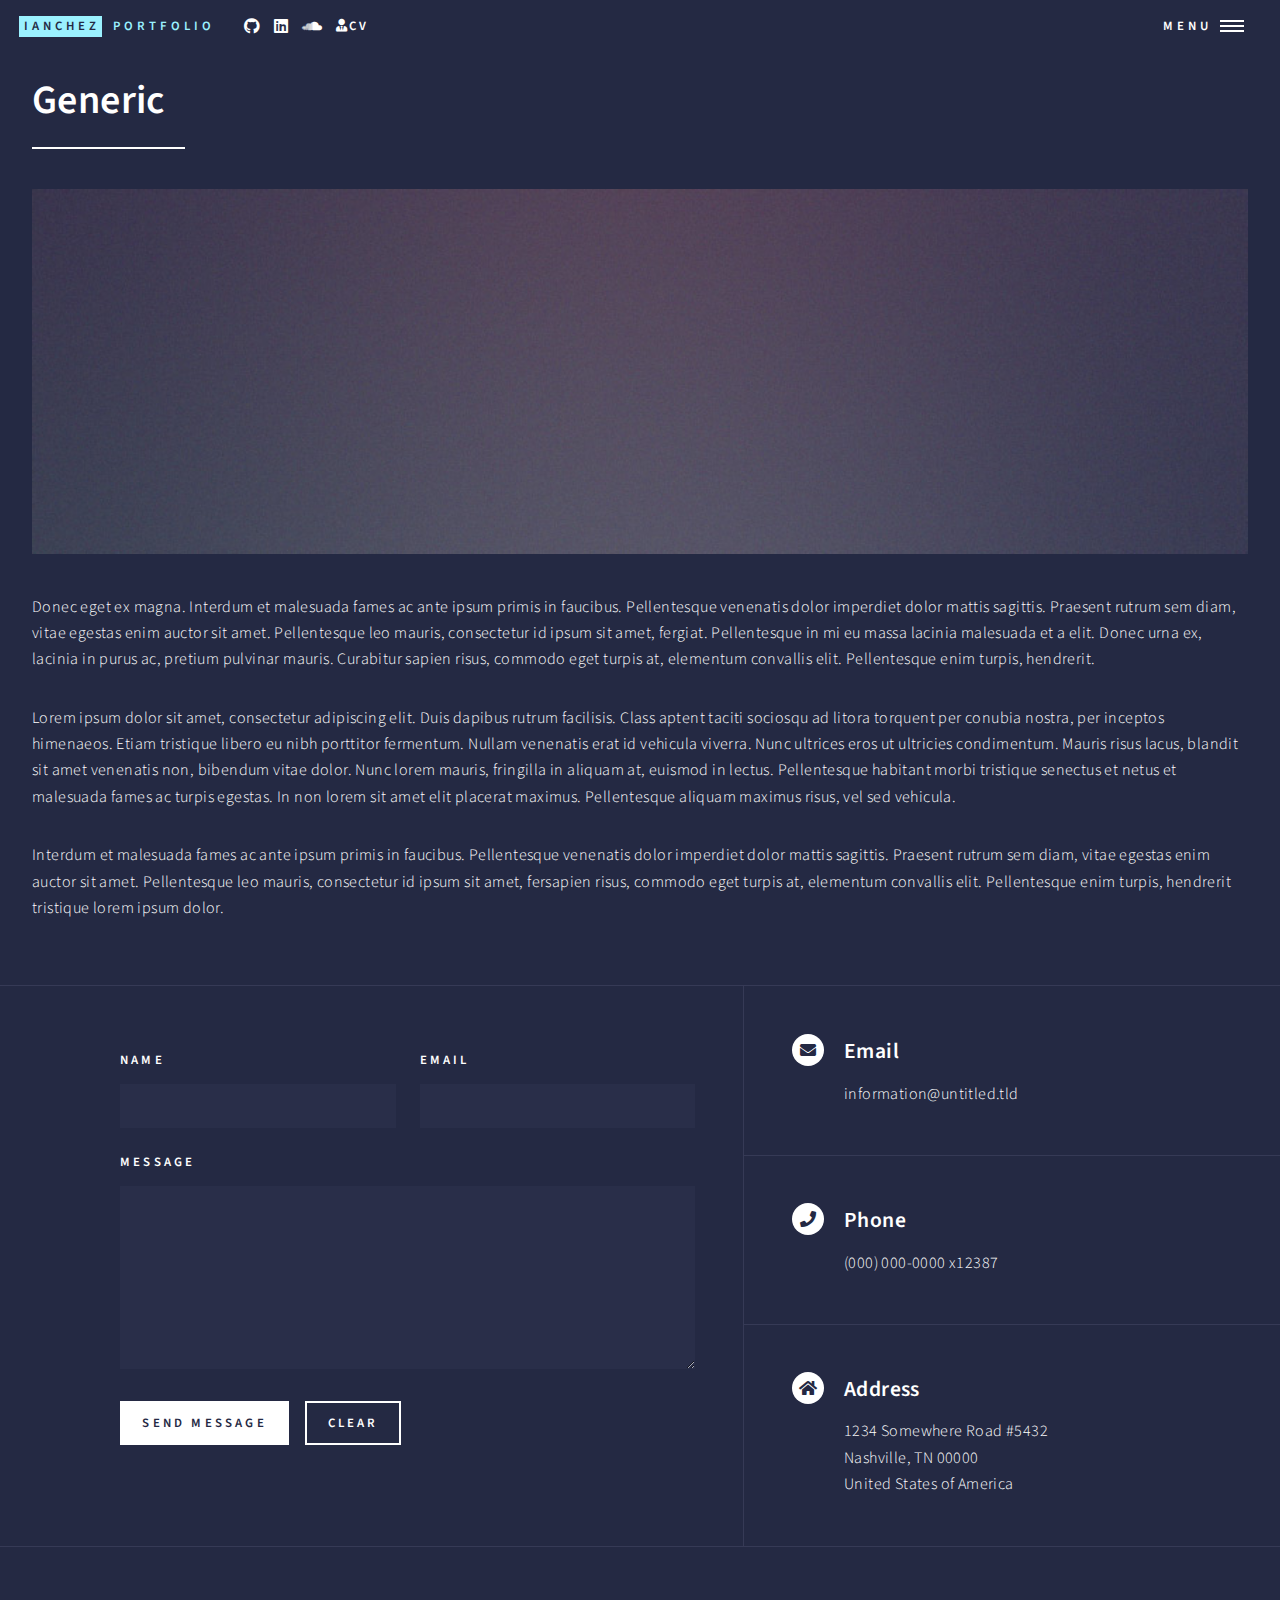
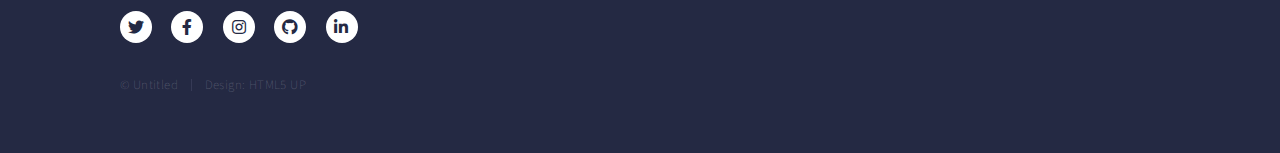
<file: generic.html>
<!DOCTYPE HTML>
<!--
	Forty by HTML5 UP
	html5up.net | @ajlkn
	Free for personal and commercial use under the CCA 3.0 license (html5up.net/license)
-->
<html>
	<head>
		<title>Generic - Forty by HTML5 UP</title>
		<meta charset="utf-8" />
		<meta name="viewport" content="width=device-width, initial-scale=1, user-scalable=no" />
		<link rel="stylesheet" href="assets/css/main.css" />
		<noscript><link rel="stylesheet" href="assets/css/noscript.css" /></noscript>
	</head>
	<body class="is-preload">

		<!-- Wrapper -->
			<div id="wrapper">

				<!-- Header -->
				<header id="header" class="alt">
					<a href="index.html" class="logo"><strong>IANCHEZ</strong> <span>Portfolio</span></a>
					<a href="https://github.com/ianchez" class="icon brands fa-github"><span class="label">Github</span></a>
					<a href="https://www.linkedin.com/in/sebastian-sanchez-ianchez/" class="icon brands fa-linkedin"><span class="label">LinkedIn</span></a>
					<a href="https://soundcloud.com/ianchez" class="icon brands fa-soundcloud"><span class="label">Soundcloud</span></a>
					<a href="https://ianchez.notion.site/Sebastian-Sanchez-Pe-a-beffebdcf4414be28128e2dfdd5cb7c4" class="icon cv"><i class="fas fa-user-tie"></i><span>cv</span></a>
					<nav>
						<a href="#menu">Menu</a>
					</nav>
				</header>

				<!-- Menu -->
					<nav id="menu">
						<ul class="links">
							<li><a href="index.html">Home</a></li>
							<li><a href="about_me.html">About me</a></li>
							<li><a href="generic.html">Showcase</a></li>
							<li><a href="elements.html">Learning path</a></li>
						</ul>
						<ul class="actions stacked">
							<li><a href="#" class="button primary fit">Get Started</a></li>
							<li><a href="#" class="button fit">Log In</a></li>
						</ul>
					</nav>

				<!-- Main -->
					<div id="main" class="alt">

						<!-- One -->
							<section id="one">
								<div class="inner">
									<header class="major">
										<h1>Generic</h1>
									</header>
									<span class="image main"><img src="images/pic11.jpg" alt="" /></span>
									<p>Donec eget ex magna. Interdum et malesuada fames ac ante ipsum primis in faucibus. Pellentesque venenatis dolor imperdiet dolor mattis sagittis. Praesent rutrum sem diam, vitae egestas enim auctor sit amet. Pellentesque leo mauris, consectetur id ipsum sit amet, fergiat. Pellentesque in mi eu massa lacinia malesuada et a elit. Donec urna ex, lacinia in purus ac, pretium pulvinar mauris. Curabitur sapien risus, commodo eget turpis at, elementum convallis elit. Pellentesque enim turpis, hendrerit.</p>
									<p>Lorem ipsum dolor sit amet, consectetur adipiscing elit. Duis dapibus rutrum facilisis. Class aptent taciti sociosqu ad litora torquent per conubia nostra, per inceptos himenaeos. Etiam tristique libero eu nibh porttitor fermentum. Nullam venenatis erat id vehicula viverra. Nunc ultrices eros ut ultricies condimentum. Mauris risus lacus, blandit sit amet venenatis non, bibendum vitae dolor. Nunc lorem mauris, fringilla in aliquam at, euismod in lectus. Pellentesque habitant morbi tristique senectus et netus et malesuada fames ac turpis egestas. In non lorem sit amet elit placerat maximus. Pellentesque aliquam maximus risus, vel sed vehicula.</p>
									<p>Interdum et malesuada fames ac ante ipsum primis in faucibus. Pellentesque venenatis dolor imperdiet dolor mattis sagittis. Praesent rutrum sem diam, vitae egestas enim auctor sit amet. Pellentesque leo mauris, consectetur id ipsum sit amet, fersapien risus, commodo eget turpis at, elementum convallis elit. Pellentesque enim turpis, hendrerit tristique lorem ipsum dolor.</p>
								</div>
							</section>

					</div>

				<!-- Contact -->
					<section id="contact">
						<div class="inner">
							<section>
								<form method="post" action="#">
									<div class="fields">
										<div class="field half">
											<label for="name">Name</label>
											<input type="text" name="name" id="name" />
										</div>
										<div class="field half">
											<label for="email">Email</label>
											<input type="text" name="email" id="email" />
										</div>
										<div class="field">
											<label for="message">Message</label>
											<textarea name="message" id="message" rows="6"></textarea>
										</div>
									</div>
									<ul class="actions">
										<li><input type="submit" value="Send Message" class="primary" /></li>
										<li><input type="reset" value="Clear" /></li>
									</ul>
								</form>
							</section>
							<section class="split">
								<section>
									<div class="contact-method">
										<span class="icon solid alt fa-envelope"></span>
										<h3>Email</h3>
										<a href="#">information@untitled.tld</a>
									</div>
								</section>
								<section>
									<div class="contact-method">
										<span class="icon solid alt fa-phone"></span>
										<h3>Phone</h3>
										<span>(000) 000-0000 x12387</span>
									</div>
								</section>
								<section>
									<div class="contact-method">
										<span class="icon solid alt fa-home"></span>
										<h3>Address</h3>
										<span>1234 Somewhere Road #5432<br />
										Nashville, TN 00000<br />
										United States of America</span>
									</div>
								</section>
							</section>
						</div>
					</section>

				<!-- Footer -->
					<footer id="footer">
						<div class="inner">
							<ul class="icons">
								<li><a href="#" class="icon brands alt fa-twitter"><span class="label">Twitter</span></a></li>
								<li><a href="#" class="icon brands alt fa-facebook-f"><span class="label">Facebook</span></a></li>
								<li><a href="#" class="icon brands alt fa-instagram"><span class="label">Instagram</span></a></li>
								<li><a href="#" class="icon brands alt fa-github"><span class="label">GitHub</span></a></li>
								<li><a href="#" class="icon brands alt fa-linkedin-in"><span class="label">LinkedIn</span></a></li>
							</ul>
							<ul class="copyright">
								<li>&copy; Untitled</li><li>Design: <a href="https://html5up.net">HTML5 UP</a></li>
							</ul>
						</div>
					</footer>

			</div>

		<!-- Scripts -->
			<script src="assets/js/jquery.min.js"></script>
			<script src="assets/js/jquery.scrolly.min.js"></script>
			<script src="assets/js/jquery.scrollex.min.js"></script>
			<script src="assets/js/browser.min.js"></script>
			<script src="assets/js/breakpoints.min.js"></script>
			<script src="assets/js/util.js"></script>
			<script src="assets/js/main.js"></script>

	</body>
</html>
</file>
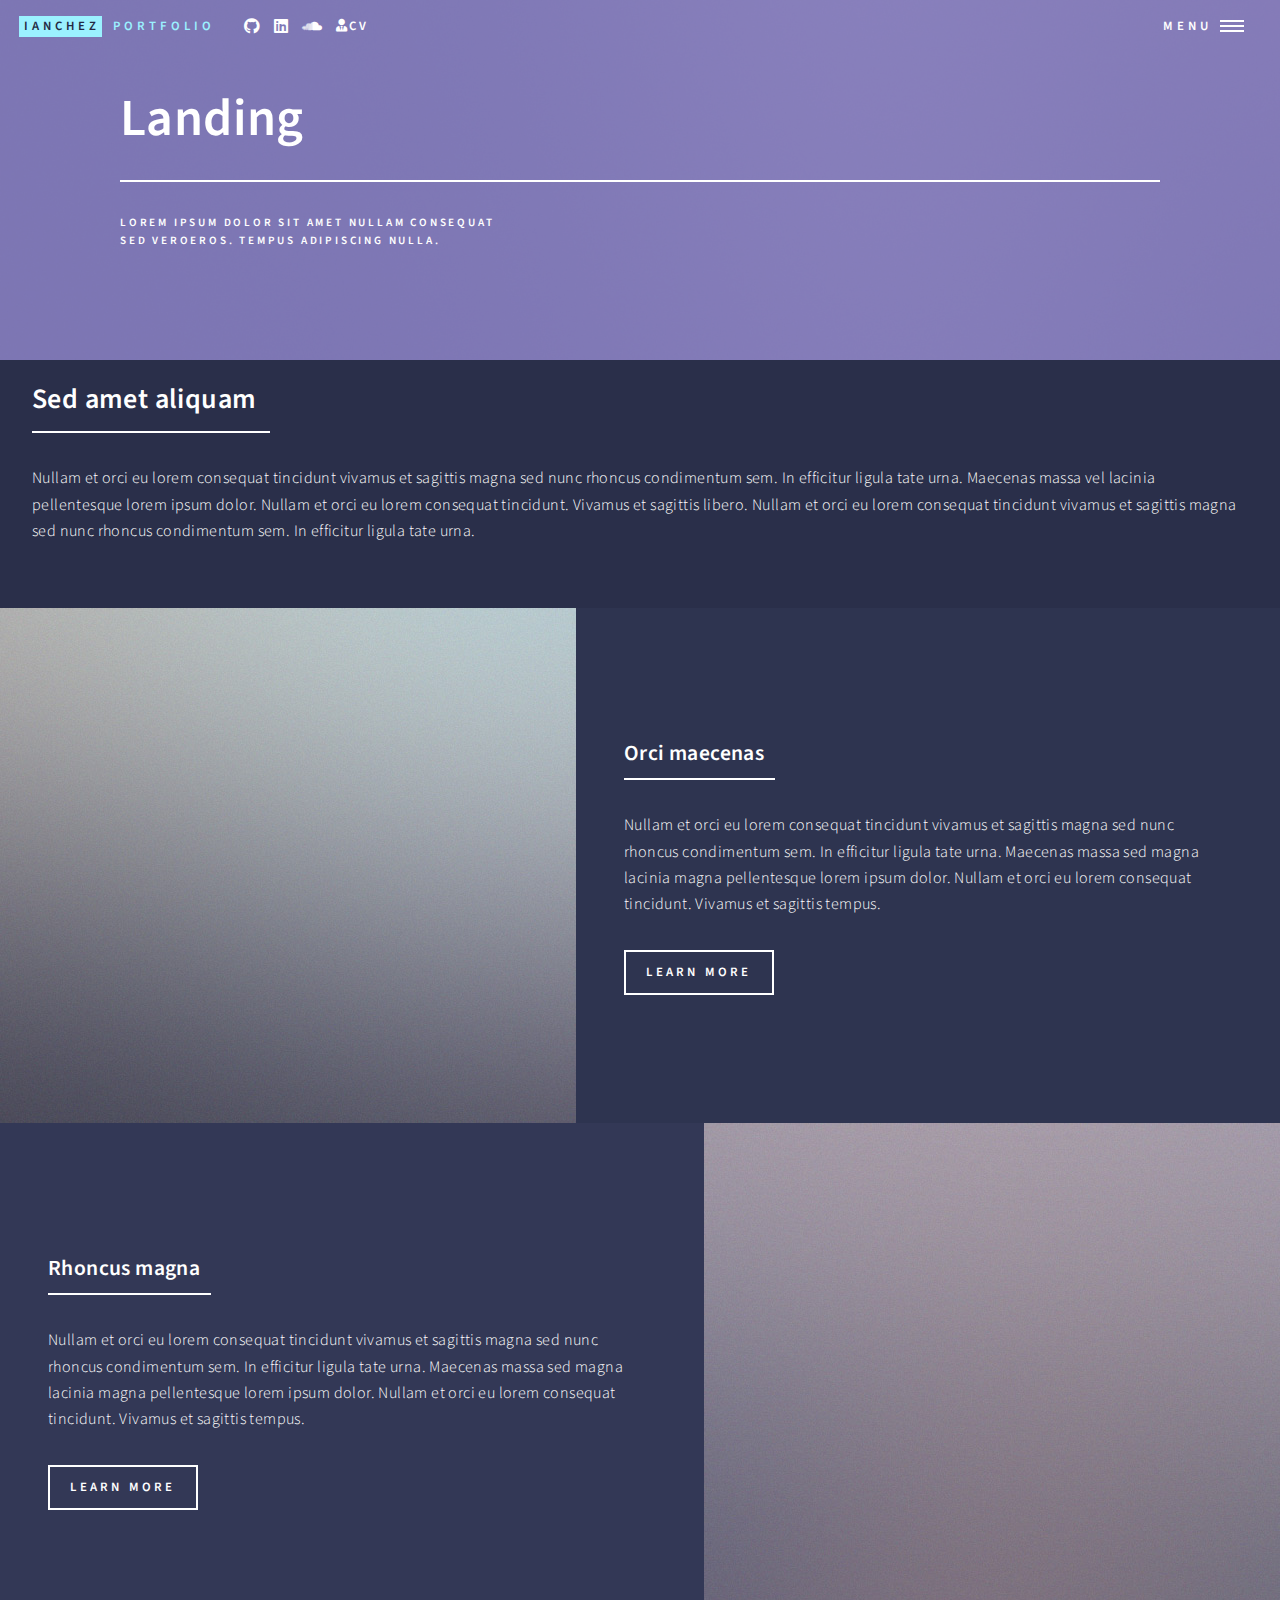
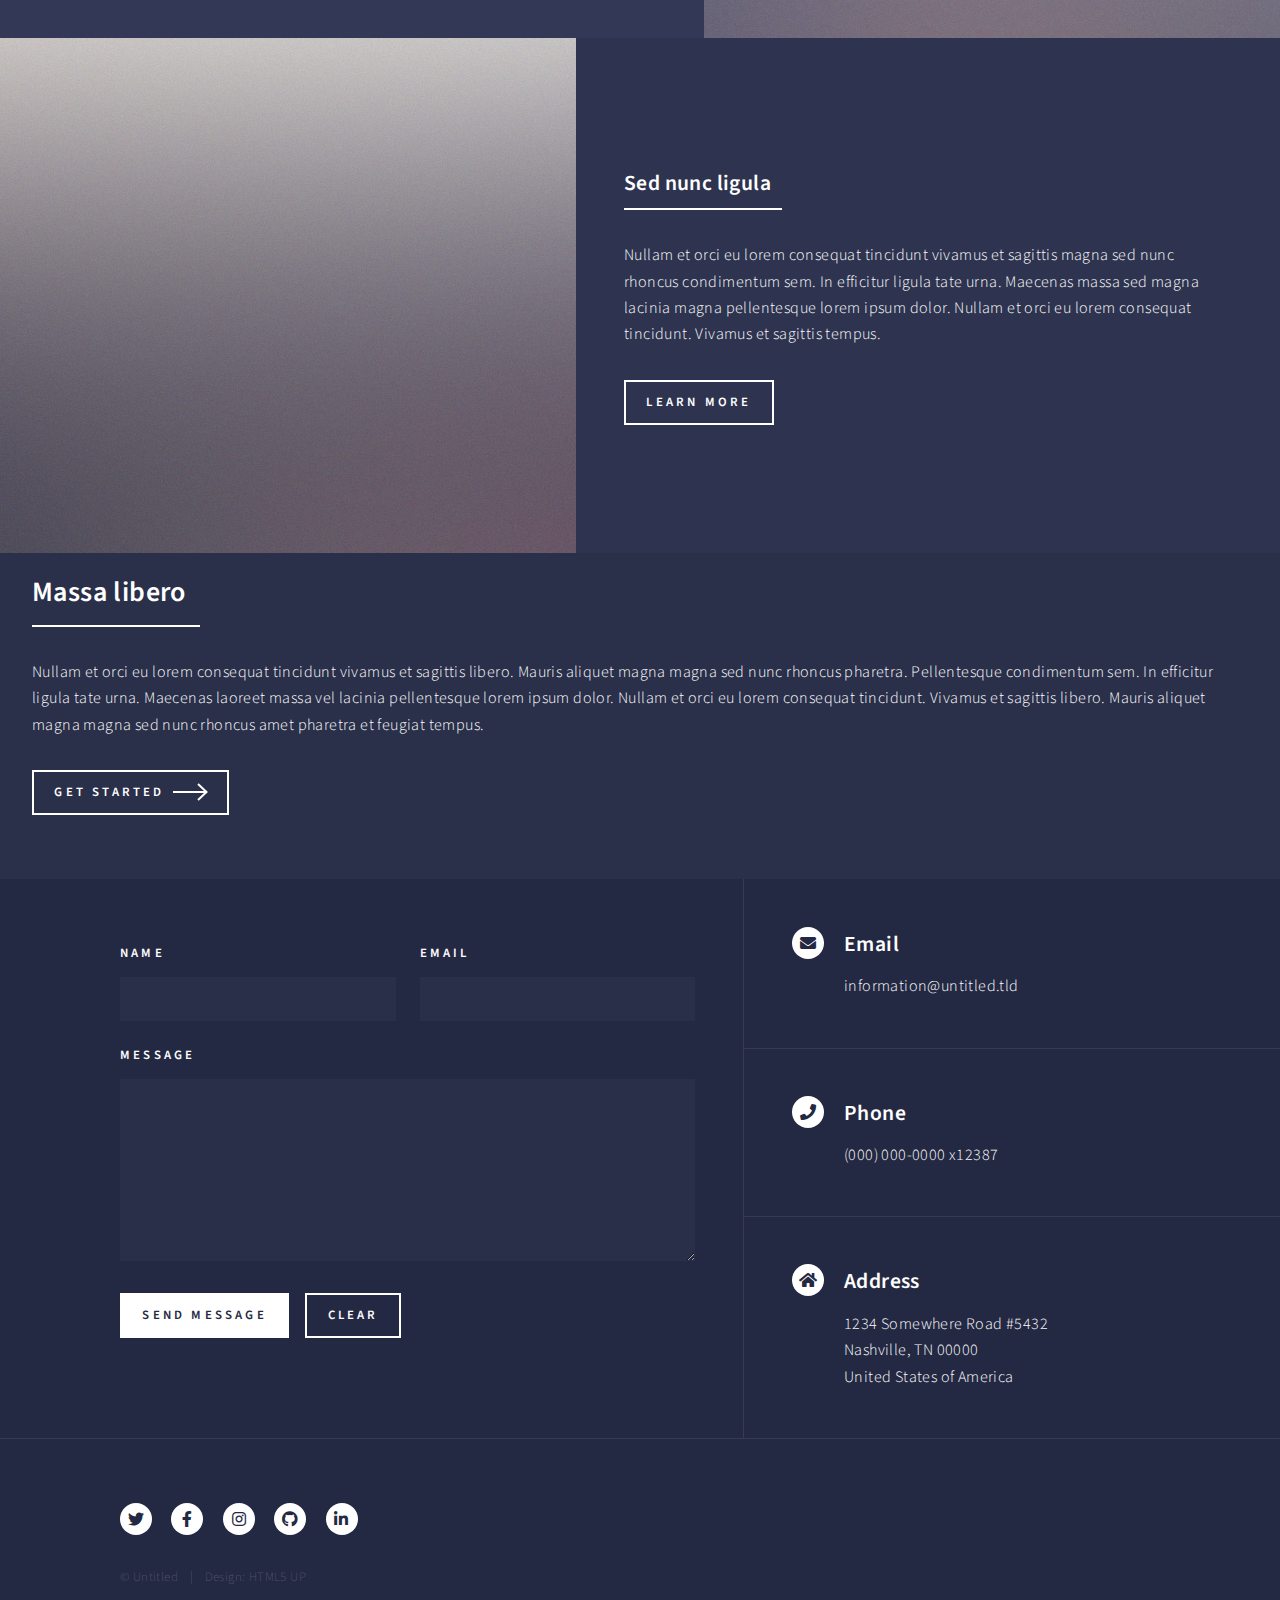
<file: landing.html>
<!DOCTYPE HTML>
<html>
	<head>
		<title>Landing - Forty by HTML5 UP</title>
		<meta charset="utf-8" />
		<meta name="viewport" content="width=device-width, initial-scale=1, user-scalable=no" />
		<link rel="stylesheet" href="assets/css/main.css" />
		<noscript><link rel="stylesheet" href="assets/css/noscript.css" /></noscript>
	</head>
	<body class="is-preload">

		<!-- Wrapper -->
			<div id="wrapper">

				<!-- Header -->
				<!-- Note: The "styleN" class below should match that of the banner element. -->
				<header id="header" class="alt">
					<a href="index.html" class="logo"><strong>IANCHEZ</strong> <span>Portfolio</span></a>
					<a href="https://github.com/ianchez" class="icon brands fa-github"><span class="label">Github</span></a>
					<a href="https://www.linkedin.com/in/sebastian-sanchez-ianchez/" class="icon brands fa-linkedin"><span class="label">LinkedIn</span></a>
					<a href="https://soundcloud.com/ianchez" class="icon brands fa-soundcloud"><span class="label">Soundcloud</span></a>
					<a href="https://ianchez.notion.site/Sebastian-Sanchez-Pe-a-beffebdcf4414be28128e2dfdd5cb7c4" class="icon cv"><i class="fas fa-user-tie"></i><span>cv</span></a>
					<nav>
						<a href="#menu">Menu</a>
					</nav>
				</header>

				<!-- Menu -->
					<nav id="menu">
						<ul class="links">
							<li><a href="index.html">Home</a></li>
							<li><a href="landing.html">About me</a></li>
							<li><a href="generic.html">Showcase</a></li>
							<li><a href="elements.html">Elements</a></li>
						</ul>
						<ul class="actions stacked">
							<li><a href="#" class="button primary fit">Get Started</a></li>
							<li><a href="#" class="button fit">Log In</a></li>
						</ul>
					</nav>

				<!-- Banner -->
				<!-- Note: The "styleN" class below should match that of the header element. -->
					<section id="banner" class="style2">
						<div class="inner">
							<span class="image">
								<img src="images/pic07.jpg" alt="" />
							</span>
							<header class="major">
								<h1>Landing</h1>
							</header>
							<div class="content">
								<p>Lorem ipsum dolor sit amet nullam consequat<br />
								sed veroeros. tempus adipiscing nulla.</p>
							</div>
						</div>
					</section>

				<!-- Main -->
					<div id="main">

						<!-- One -->
							<section id="one">
								<div class="inner">
									<header class="major">
										<h2>Sed amet aliquam</h2>
									</header>
									<p>Nullam et orci eu lorem consequat tincidunt vivamus et sagittis magna sed nunc rhoncus condimentum sem. In efficitur ligula tate urna. Maecenas massa vel lacinia pellentesque lorem ipsum dolor. Nullam et orci eu lorem consequat tincidunt. Vivamus et sagittis libero. Nullam et orci eu lorem consequat tincidunt vivamus et sagittis magna sed nunc rhoncus condimentum sem. In efficitur ligula tate urna.</p>
								</div>
							</section>

						<!-- Two -->
							<section id="two" class="spotlights">
								<section>
									<a href="generic.html" class="image">
										<img src="images/pic08.jpg" alt="" data-position="center center" />
									</a>
									<div class="content">
										<div class="inner">
											<header class="major">
												<h3>Orci maecenas</h3>
											</header>
											<p>Nullam et orci eu lorem consequat tincidunt vivamus et sagittis magna sed nunc rhoncus condimentum sem. In efficitur ligula tate urna. Maecenas massa sed magna lacinia magna pellentesque lorem ipsum dolor. Nullam et orci eu lorem consequat tincidunt. Vivamus et sagittis tempus.</p>
											<ul class="actions">
												<li><a href="generic.html" class="button">Learn more</a></li>
											</ul>
										</div>
									</div>
								</section>
								<section>
									<a href="generic.html" class="image">
										<img src="images/pic09.jpg" alt="" data-position="top center" />
									</a>
									<div class="content">
										<div class="inner">
											<header class="major">
												<h3>Rhoncus magna</h3>
											</header>
											<p>Nullam et orci eu lorem consequat tincidunt vivamus et sagittis magna sed nunc rhoncus condimentum sem. In efficitur ligula tate urna. Maecenas massa sed magna lacinia magna pellentesque lorem ipsum dolor. Nullam et orci eu lorem consequat tincidunt. Vivamus et sagittis tempus.</p>
											<ul class="actions">
												<li><a href="generic.html" class="button">Learn more</a></li>
											</ul>
										</div>
									</div>
								</section>
								<section>
									<a href="generic.html" class="image">
										<img src="images/pic10.jpg" alt="" data-position="25% 25%" />
									</a>
									<div class="content">
										<div class="inner">
											<header class="major">
												<h3>Sed nunc ligula</h3>
											</header>
											<p>Nullam et orci eu lorem consequat tincidunt vivamus et sagittis magna sed nunc rhoncus condimentum sem. In efficitur ligula tate urna. Maecenas massa sed magna lacinia magna pellentesque lorem ipsum dolor. Nullam et orci eu lorem consequat tincidunt. Vivamus et sagittis tempus.</p>
											<ul class="actions">
												<li><a href="generic.html" class="button">Learn more</a></li>
											</ul>
										</div>
									</div>
								</section>
							</section>

						<!-- Three -->
							<section id="three">
								<div class="inner">
									<header class="major">
										<h2>Massa libero</h2>
									</header>
									<p>Nullam et orci eu lorem consequat tincidunt vivamus et sagittis libero. Mauris aliquet magna magna sed nunc rhoncus pharetra. Pellentesque condimentum sem. In efficitur ligula tate urna. Maecenas laoreet massa vel lacinia pellentesque lorem ipsum dolor. Nullam et orci eu lorem consequat tincidunt. Vivamus et sagittis libero. Mauris aliquet magna magna sed nunc rhoncus amet pharetra et feugiat tempus.</p>
									<ul class="actions">
										<li><a href="generic.html" class="button next">Get Started</a></li>
									</ul>
								</div>
							</section>

					</div>

				<!-- Contact -->
					<section id="contact">
						<div class="inner">
							<section>
								<form method="post" action="#">
									<div class="fields">
										<div class="field half">
											<label for="name">Name</label>
											<input type="text" name="name" id="name" />
										</div>
										<div class="field half">
											<label for="email">Email</label>
											<input type="text" name="email" id="email" />
										</div>
										<div class="field">
											<label for="message">Message</label>
											<textarea name="message" id="message" rows="6"></textarea>
										</div>
									</div>
									<ul class="actions">
										<li><input type="submit" value="Send Message" class="primary" /></li>
										<li><input type="reset" value="Clear" /></li>
									</ul>
								</form>
							</section>
							<section class="split">
								<section>
									<div class="contact-method">
										<span class="icon solid alt fa-envelope"></span>
										<h3>Email</h3>
										<a href="#">information@untitled.tld</a>
									</div>
								</section>
								<section>
									<div class="contact-method">
										<span class="icon solid alt fa-phone"></span>
										<h3>Phone</h3>
										<span>(000) 000-0000 x12387</span>
									</div>
								</section>
								<section>
									<div class="contact-method">
										<span class="icon solid alt fa-home"></span>
										<h3>Address</h3>
										<span>1234 Somewhere Road #5432<br />
										Nashville, TN 00000<br />
										United States of America</span>
									</div>
								</section>
							</section>
						</div>
					</section>

				<!-- Footer -->
					<footer id="footer">
						<div class="inner">
							<ul class="icons">
								<li><a href="#" class="icon brands alt fa-twitter"><span class="label">Twitter</span></a></li>
								<li><a href="#" class="icon brands alt fa-facebook-f"><span class="label">Facebook</span></a></li>
								<li><a href="#" class="icon brands alt fa-instagram"><span class="label">Instagram</span></a></li>
								<li><a href="#" class="icon brands alt fa-github"><span class="label">GitHub</span></a></li>
								<li><a href="#" class="icon brands alt fa-linkedin-in"><span class="label">LinkedIn</span></a></li>
							</ul>
							<ul class="copyright">
								<li>&copy; Untitled</li><li>Design: <a href="https://html5up.net">HTML5 UP</a></li>
							</ul>
						</div>
					</footer>

			</div>

		<!-- Scripts -->
			<script src="assets/js/jquery.min.js"></script>
			<script src="assets/js/jquery.scrolly.min.js"></script>
			<script src="assets/js/jquery.scrollex.min.js"></script>
			<script src="assets/js/browser.min.js"></script>
			<script src="assets/js/breakpoints.min.js"></script>
			<script src="assets/js/util.js"></script>
			<script src="assets/js/main.js"></script>

	</body>
</html>
</file>
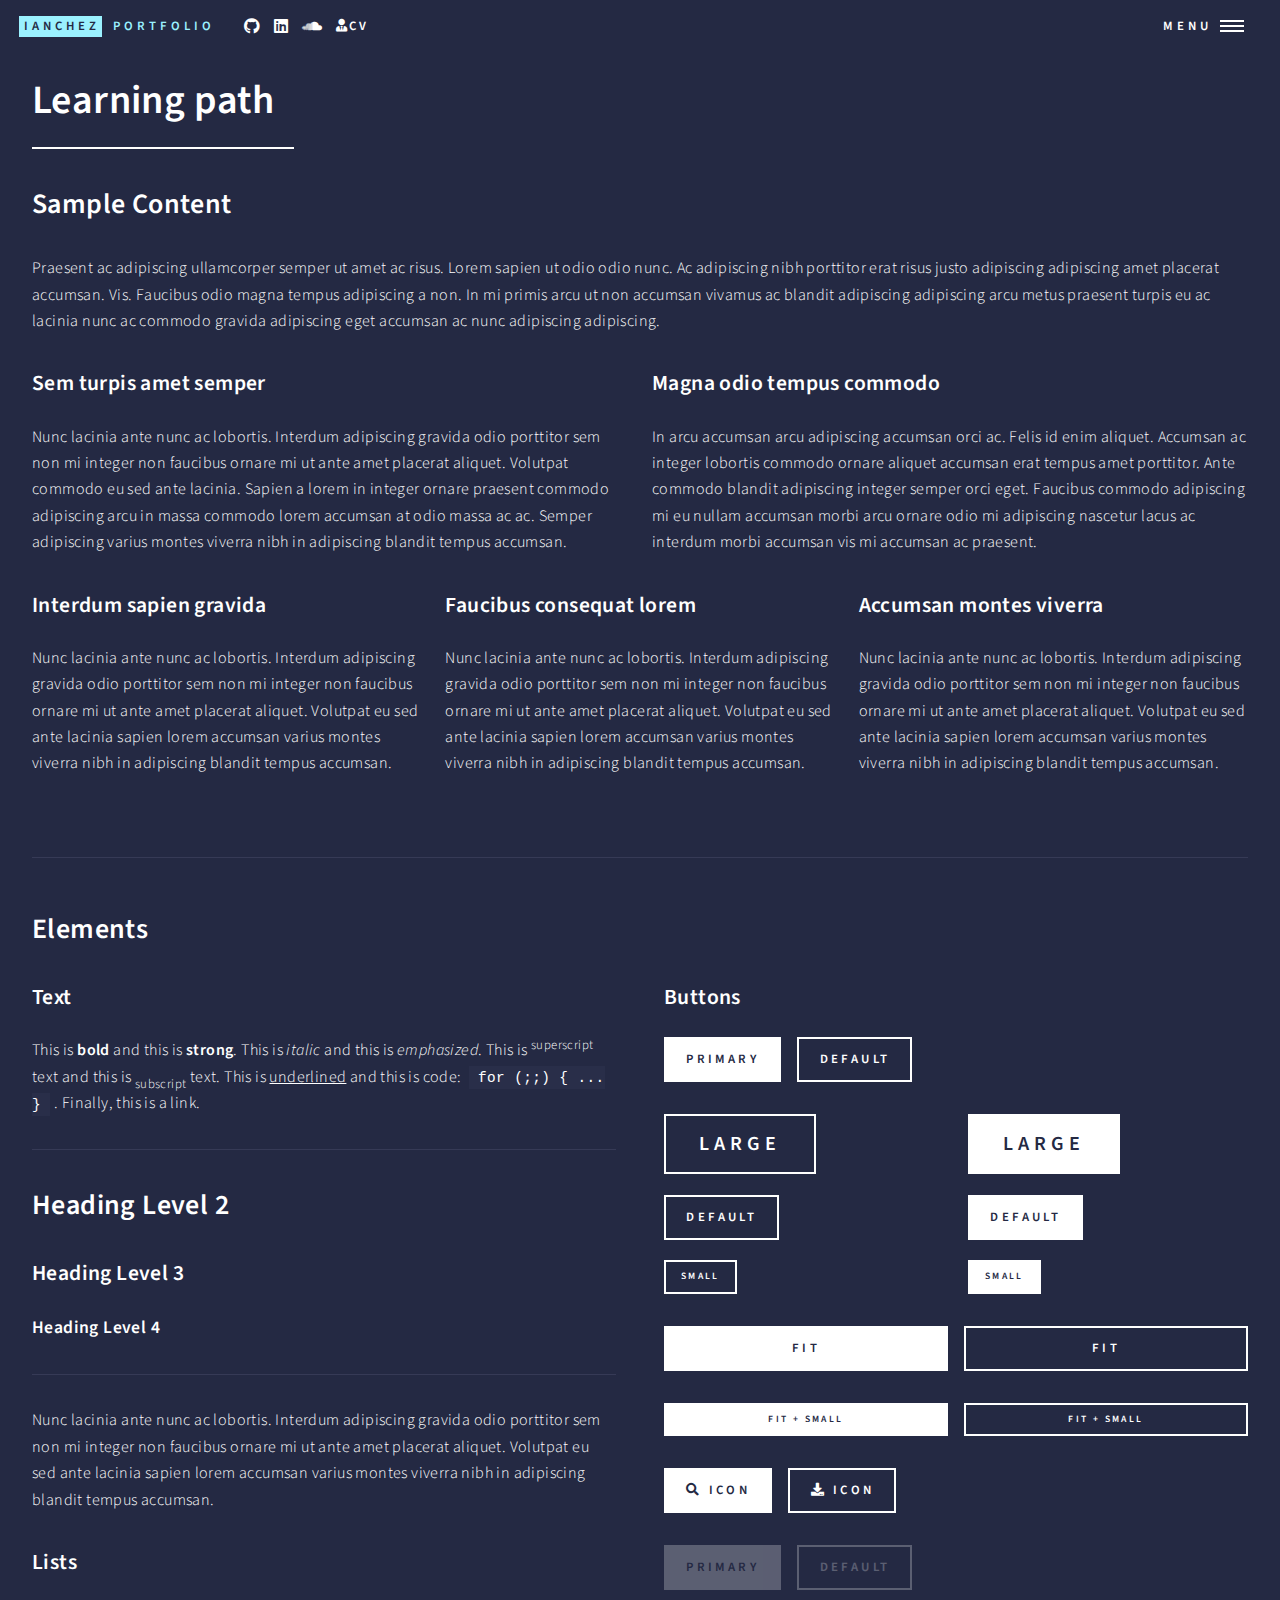
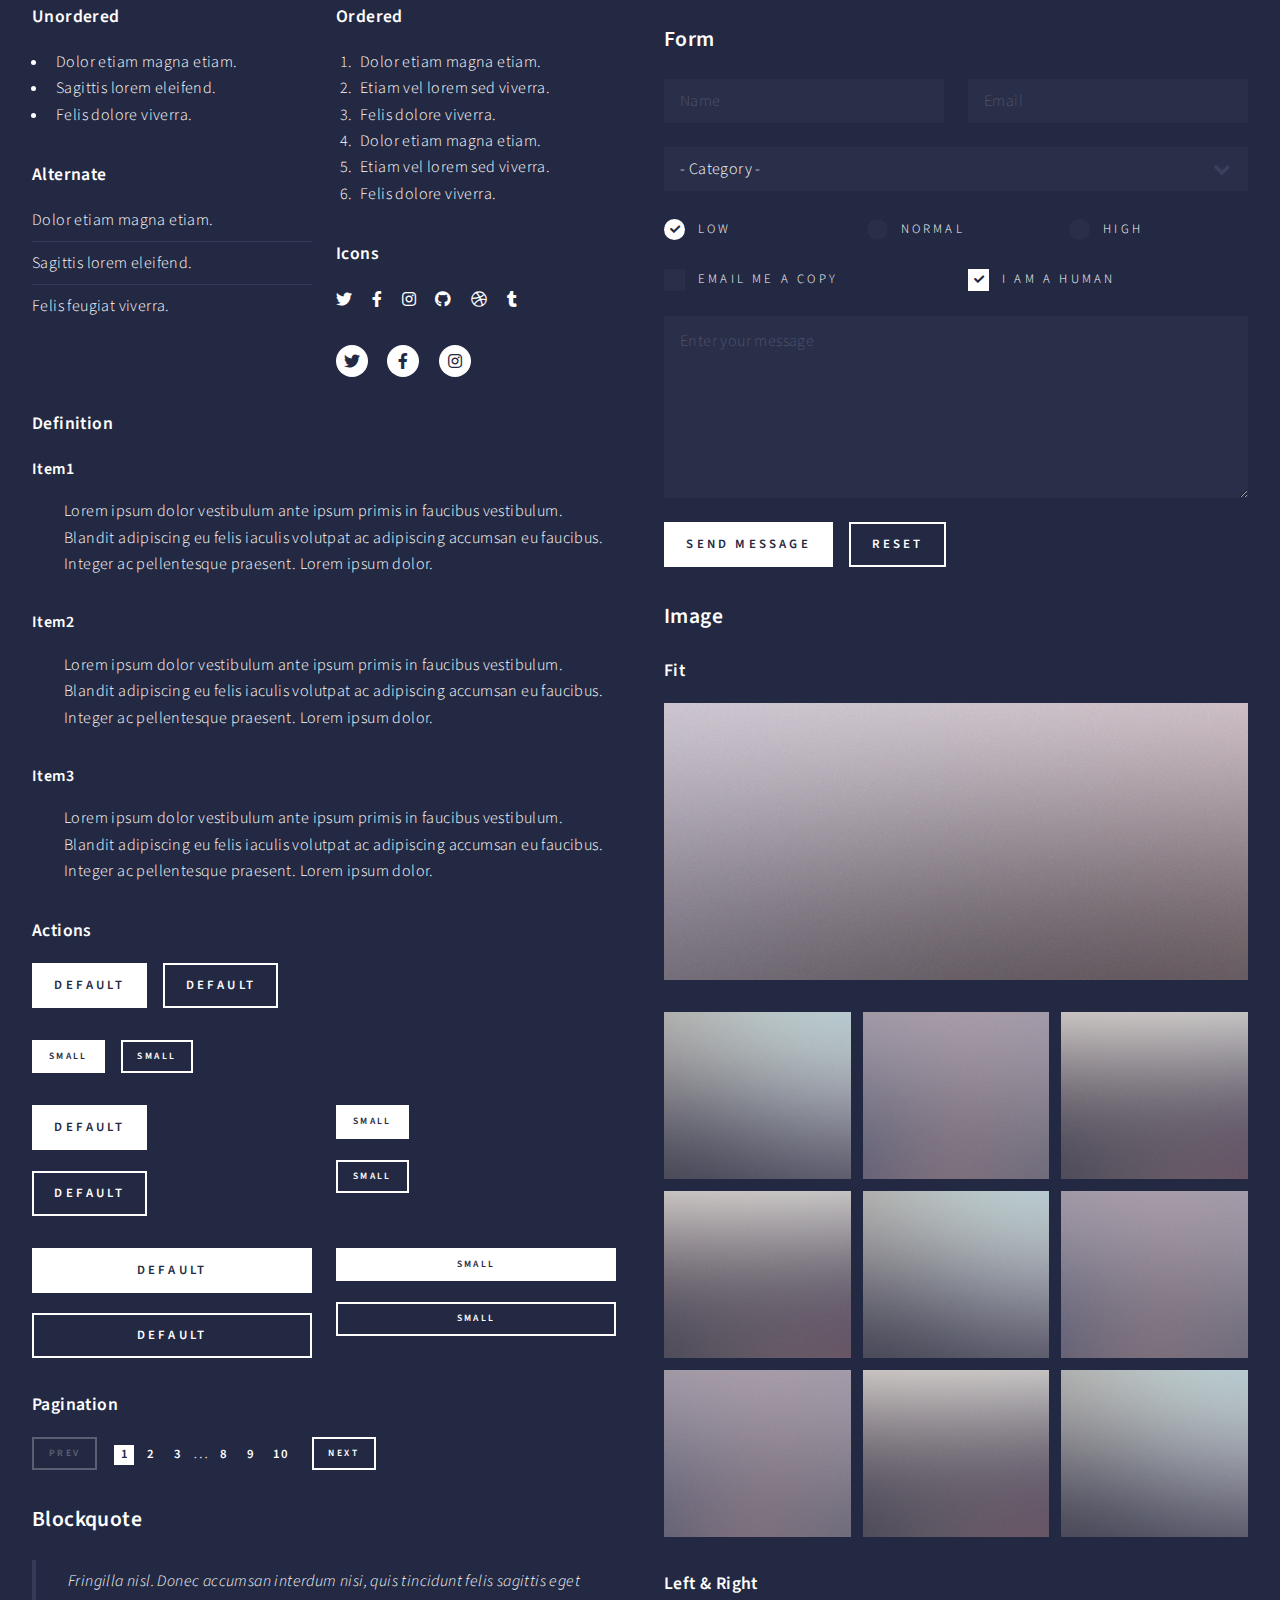
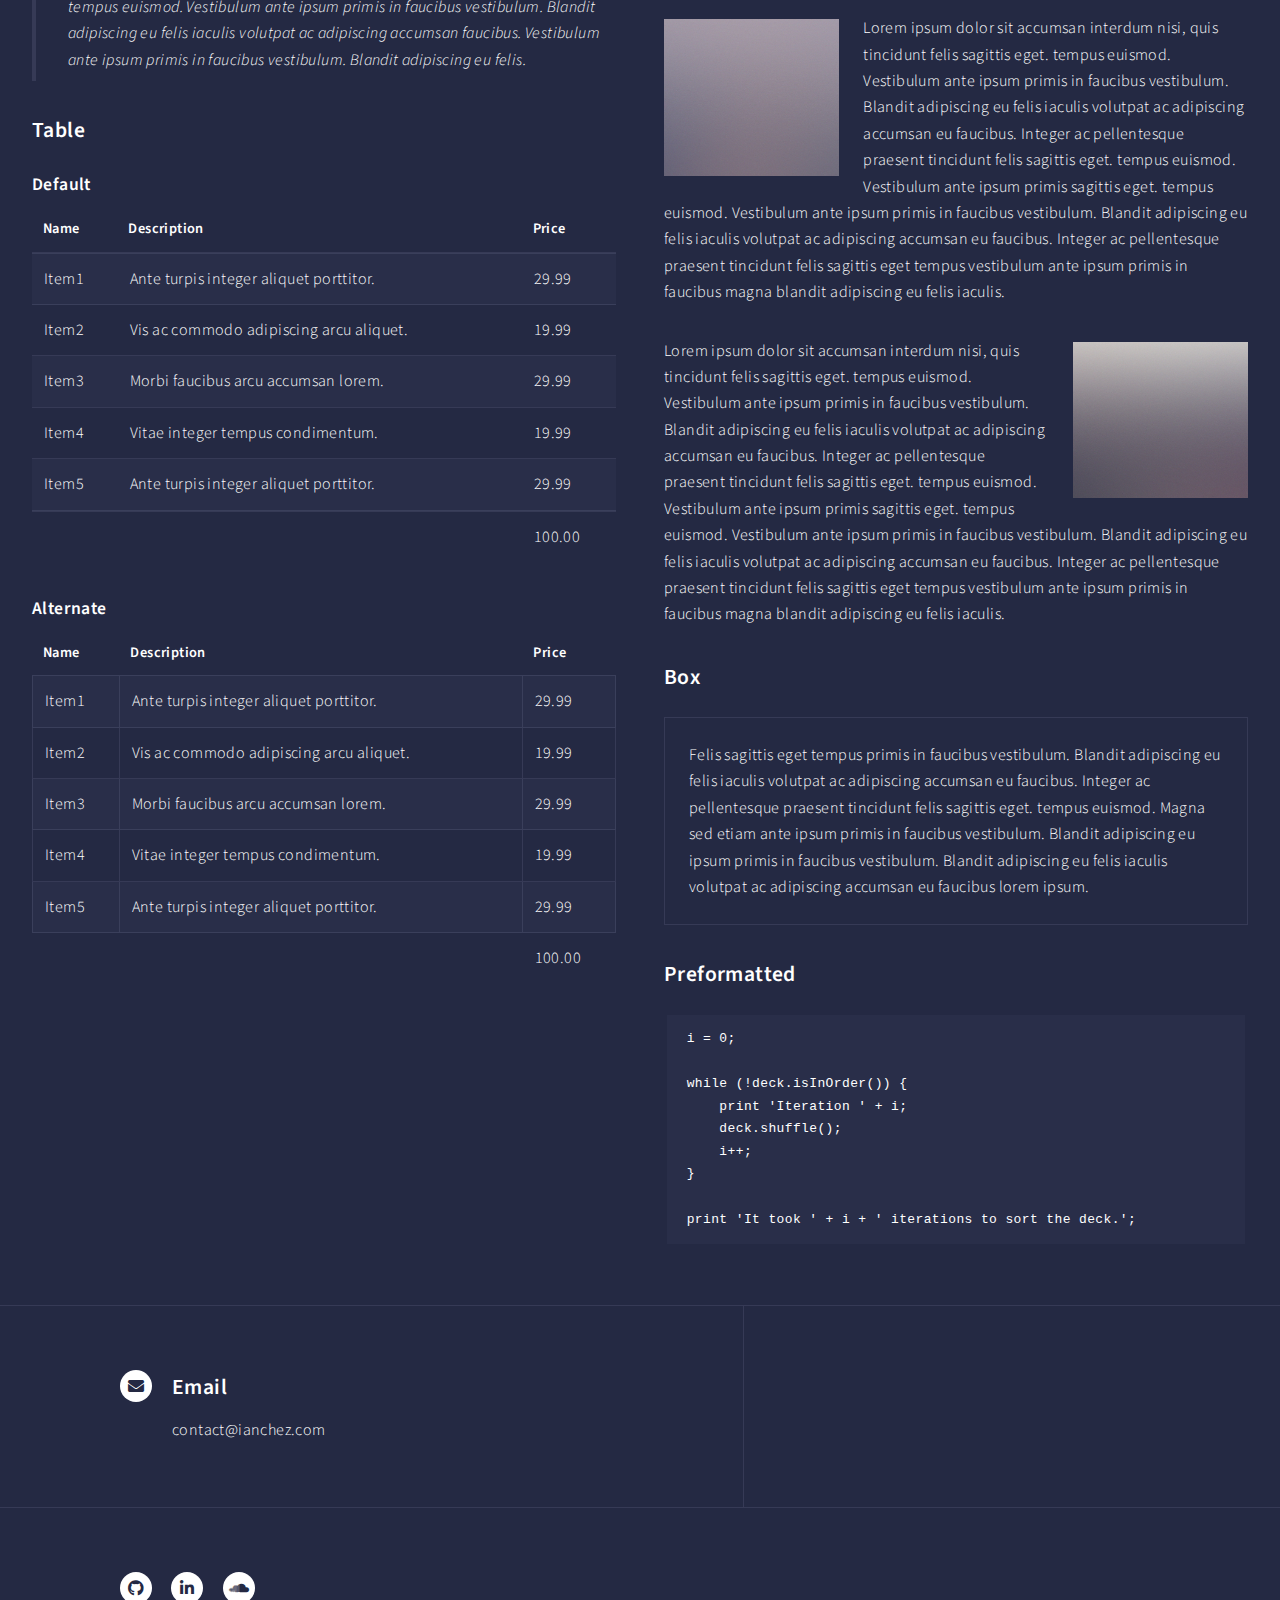
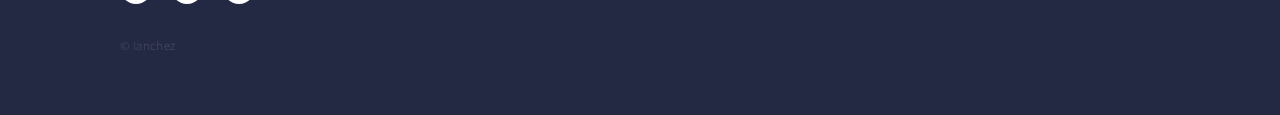
<file: learning_path.html>
<!DOCTYPE HTML>
<html>
	<head>
		<title>Learning path - Ianchez Portfolio</title>
		<meta charset="utf-8" />
		<meta name="viewport" content="width=device-width, initial-scale=1, user-scalable=no" />
		<link rel="stylesheet" href="assets/css/main.css" />
		<noscript><link rel="stylesheet" href="assets/css/noscript.css" /></noscript>
	</head>
	<body class="is-preload">

		<!-- Wrapper -->
			<div id="wrapper">

				<!-- Header -->
				<script src="./components/header.js"></script>

				<!-- Menu -->
					<nav id="menu">
						<ul class="links">
							<li><a href="index.html">Home</a></li>
							<li><a href="about_me.html">About me</a></li>
							<li><a href="showcase.html">Showcase</a></li>
							<li><a href="about_me.html#education-section">Learning path</a></li>
						</ul>
						<ul class="actions stacked">
							<li><a href="#" class="button primary fit">Get Started</a></li>
							<li><a href="#" class="button fit">Contact me</a></li>
						</ul>
					</nav>

				<!-- Main -->
					<div id="main" class="alt">

						<!-- One -->
							<section id="one">
								<div class="inner">
									<header class="major">
										<h1>Learning path</h1>
									</header>

									<!-- Content -->
										<h2 id="content">Sample Content</h2>
										<p>Praesent ac adipiscing ullamcorper semper ut amet ac risus. Lorem sapien ut odio odio nunc. Ac adipiscing nibh porttitor erat risus justo adipiscing adipiscing amet placerat accumsan. Vis. Faucibus odio magna tempus adipiscing a non. In mi primis arcu ut non accumsan vivamus ac blandit adipiscing adipiscing arcu metus praesent turpis eu ac lacinia nunc ac commodo gravida adipiscing eget accumsan ac nunc adipiscing adipiscing.</p>
										<div class="row">
											<div class="col-6 col-12-small">
												<h3>Sem turpis amet semper</h3>
												<p>Nunc lacinia ante nunc ac lobortis. Interdum adipiscing gravida odio porttitor sem non mi integer non faucibus ornare mi ut ante amet placerat aliquet. Volutpat commodo eu sed ante lacinia. Sapien a lorem in integer ornare praesent commodo adipiscing arcu in massa commodo lorem accumsan at odio massa ac ac. Semper adipiscing varius montes viverra nibh in adipiscing blandit tempus accumsan.</p>
											</div>
											<div class="col-6 col-12-small">
												<h3>Magna odio tempus commodo</h3>
												<p>In arcu accumsan arcu adipiscing accumsan orci ac. Felis id enim aliquet. Accumsan ac integer lobortis commodo ornare aliquet accumsan erat tempus amet porttitor. Ante commodo blandit adipiscing integer semper orci eget. Faucibus commodo adipiscing mi eu nullam accumsan morbi arcu ornare odio mi adipiscing nascetur lacus ac interdum morbi accumsan vis mi accumsan ac praesent.</p>
											</div>
											<!-- Break -->
											<div class="col-4 col-12-medium">
												<h3>Interdum sapien gravida</h3>
												<p>Nunc lacinia ante nunc ac lobortis. Interdum adipiscing gravida odio porttitor sem non mi integer non faucibus ornare mi ut ante amet placerat aliquet. Volutpat eu sed ante lacinia sapien lorem accumsan varius montes viverra nibh in adipiscing blandit tempus accumsan.</p>
											</div>
											<div class="col-4 col-12-medium">
												<h3>Faucibus consequat lorem</h3>
												<p>Nunc lacinia ante nunc ac lobortis. Interdum adipiscing gravida odio porttitor sem non mi integer non faucibus ornare mi ut ante amet placerat aliquet. Volutpat eu sed ante lacinia sapien lorem accumsan varius montes viverra nibh in adipiscing blandit tempus accumsan.</p>
											</div>
											<div class="col-4 col-12-medium">
												<h3>Accumsan montes viverra</h3>
												<p>Nunc lacinia ante nunc ac lobortis. Interdum adipiscing gravida odio porttitor sem non mi integer non faucibus ornare mi ut ante amet placerat aliquet. Volutpat eu sed ante lacinia sapien lorem accumsan varius montes viverra nibh in adipiscing blandit tempus accumsan.</p>
											</div>
										</div>

									<hr class="major" />

									<!-- Elements -->
										<h2 id="elements">Elements</h2>
										<div class="row gtr-200">
											<div class="col-6 col-12-medium">

												<!-- Text stuff -->
													<h3>Text</h3>
													<p>This is <b>bold</b> and this is <strong>strong</strong>. This is <i>italic</i> and this is <em>emphasized</em>.
													This is <sup>superscript</sup> text and this is <sub>subscript</sub> text.
													This is <u>underlined</u> and this is code: <code>for (;;) { ... }</code>.
													Finally, this is a <a href="#">link</a>.</p>
													<hr />
													<h2>Heading Level 2</h2>
													<h3>Heading Level 3</h3>
													<h4>Heading Level 4</h4>
													<hr />
													<p>Nunc lacinia ante nunc ac lobortis. Interdum adipiscing gravida odio porttitor sem non mi integer non faucibus ornare mi ut ante amet placerat aliquet. Volutpat eu sed ante lacinia sapien lorem accumsan varius montes viverra nibh in adipiscing blandit tempus accumsan.</p>

												<!-- Lists -->
													<h3>Lists</h3>
													<div class="row">
														<div class="col-6 col-12-small">

															<h4>Unordered</h4>
															<ul>
																<li>Dolor etiam magna etiam.</li>
																<li>Sagittis lorem eleifend.</li>
																<li>Felis dolore viverra.</li>
															</ul>

															<h4>Alternate</h4>
															<ul class="alt">
																<li>Dolor etiam magna etiam.</li>
																<li>Sagittis lorem eleifend.</li>
																<li>Felis feugiat viverra.</li>
															</ul>

														</div>
														<div class="col-6 col-12-small">

															<h4>Ordered</h4>
															<ol>
																<li>Dolor etiam magna etiam.</li>
																<li>Etiam vel lorem sed viverra.</li>
																<li>Felis dolore viverra.</li>
																<li>Dolor etiam magna etiam.</li>
																<li>Etiam vel lorem sed viverra.</li>
																<li>Felis dolore viverra.</li>
															</ol>

															<h4>Icons</h4>
															<ul class="icons">
																<li><a href="#" class="icon brands fa-twitter"><span class="label">Twitter</span></a></li>
																<li><a href="#" class="icon brands fa-facebook-f"><span class="label">Facebook</span></a></li>
																<li><a href="#" class="icon brands fa-instagram"><span class="label">Instagram</span></a></li>
																<li><a href="#" class="icon brands fa-github"><span class="label">Github</span></a></li>
																<li><a href="#" class="icon brands fa-dribbble"><span class="label">Dribbble</span></a></li>
																<li><a href="#" class="icon brands fa-tumblr"><span class="label">Tumblr</span></a></li>
															</ul>
															<ul class="icons">
																<li><a href="#" class="icon brands alt fa-twitter"><span class="label">Twitter</span></a></li>
																<li><a href="#" class="icon brands alt fa-facebook-f"><span class="label">Facebook</span></a></li>
																<li><a href="#" class="icon brands alt fa-instagram"><span class="label">Instagram</span></a></li>
															</ul>

														</div>
													</div>
													<h4>Definition</h4>
													<dl>
														<dt>Item1</dt>
														<dd>
															<p>Lorem ipsum dolor vestibulum ante ipsum primis in faucibus vestibulum. Blandit adipiscing eu felis iaculis volutpat ac adipiscing accumsan eu faucibus. Integer ac pellentesque praesent. Lorem ipsum dolor.</p>
														</dd>
														<dt>Item2</dt>
														<dd>
															<p>Lorem ipsum dolor vestibulum ante ipsum primis in faucibus vestibulum. Blandit adipiscing eu felis iaculis volutpat ac adipiscing accumsan eu faucibus. Integer ac pellentesque praesent. Lorem ipsum dolor.</p>
														</dd>
														<dt>Item3</dt>
														<dd>
															<p>Lorem ipsum dolor vestibulum ante ipsum primis in faucibus vestibulum. Blandit adipiscing eu felis iaculis volutpat ac adipiscing accumsan eu faucibus. Integer ac pellentesque praesent. Lorem ipsum dolor.</p>
														</dd>
													</dl>

													<h4>Actions</h4>
													<ul class="actions">
														<li><a href="#" class="button primary">Default</a></li>
														<li><a href="#" class="button">Default</a></li>
													</ul>
													<ul class="actions small">
														<li><a href="#" class="button primary small">Small</a></li>
														<li><a href="#" class="button small">Small</a></li>
													</ul>
													<div class="row">
														<div class="col-6 col-12-small">
															<ul class="actions stacked">
																<li><a href="#" class="button primary">Default</a></li>
																<li><a href="#" class="button">Default</a></li>
															</ul>
														</div>
														<div class="col-6 col-12-small">
															<ul class="actions stacked">
																<li><a href="#" class="button primary small">Small</a></li>
																<li><a href="#" class="button small">Small</a></li>
															</ul>
														</div>
														<div class="col-6 col-12-small">
															<ul class="actions stacked">
																<li><a href="#" class="button primary fit">Default</a></li>
																<li><a href="#" class="button fit">Default</a></li>
															</ul>
														</div>
														<div class="col-6 col-12-small">
															<ul class="actions stacked">
																<li><a href="#" class="button primary small fit">Small</a></li>
																<li><a href="#" class="button small fit">Small</a></li>
															</ul>
														</div>
													</div>

													<h4>Pagination</h4>
													<ul class="pagination">
														<li><span class="button small disabled">Prev</span></li>
														<li><a href="#" class="page active">1</a></li>
														<li><a href="#" class="page">2</a></li>
														<li><a href="#" class="page">3</a></li>
														<li><span>&hellip;</span></li>
														<li><a href="#" class="page">8</a></li>
														<li><a href="#" class="page">9</a></li>
														<li><a href="#" class="page">10</a></li>
														<li><a href="#" class="button small">Next</a></li>
													</ul>

												<!-- Blockquote -->
													<h3>Blockquote</h3>
													<blockquote>Fringilla nisl. Donec accumsan interdum nisi, quis tincidunt felis sagittis eget tempus euismod. Vestibulum ante ipsum primis in faucibus vestibulum. Blandit adipiscing eu felis iaculis volutpat ac adipiscing accumsan faucibus. Vestibulum ante ipsum primis in faucibus vestibulum. Blandit adipiscing eu felis.</blockquote>

												<!-- Table -->
													<h3>Table</h3>

													<h4>Default</h4>
													<div class="table-wrapper">
														<table>
															<thead>
																<tr>
																	<th>Name</th>
																	<th>Description</th>
																	<th>Price</th>
																</tr>
															</thead>
															<tbody>
																<tr>
																	<td>Item1</td>
																	<td>Ante turpis integer aliquet porttitor.</td>
																	<td>29.99</td>
																</tr>
																<tr>
																	<td>Item2</td>
																	<td>Vis ac commodo adipiscing arcu aliquet.</td>
																	<td>19.99</td>
																</tr>
																<tr>
																	<td>Item3</td>
																	<td> Morbi faucibus arcu accumsan lorem.</td>
																	<td>29.99</td>
																</tr>
																<tr>
																	<td>Item4</td>
																	<td>Vitae integer tempus condimentum.</td>
																	<td>19.99</td>
																</tr>
																<tr>
																	<td>Item5</td>
																	<td>Ante turpis integer aliquet porttitor.</td>
																	<td>29.99</td>
																</tr>
															</tbody>
															<tfoot>
																<tr>
																	<td colspan="2"></td>
																	<td>100.00</td>
																</tr>
															</tfoot>
														</table>
													</div>

													<h4>Alternate</h4>
													<div class="table-wrapper">
														<table class="alt">
															<thead>
																<tr>
																	<th>Name</th>
																	<th>Description</th>
																	<th>Price</th>
																</tr>
															</thead>
															<tbody>
																<tr>
																	<td>Item1</td>
																	<td>Ante turpis integer aliquet porttitor.</td>
																	<td>29.99</td>
																</tr>
																<tr>
																	<td>Item2</td>
																	<td>Vis ac commodo adipiscing arcu aliquet.</td>
																	<td>19.99</td>
																</tr>
																<tr>
																	<td>Item3</td>
																	<td> Morbi faucibus arcu accumsan lorem.</td>
																	<td>29.99</td>
																</tr>
																<tr>
																	<td>Item4</td>
																	<td>Vitae integer tempus condimentum.</td>
																	<td>19.99</td>
																</tr>
																<tr>
																	<td>Item5</td>
																	<td>Ante turpis integer aliquet porttitor.</td>
																	<td>29.99</td>
																</tr>
															</tbody>
															<tfoot>
																<tr>
																	<td colspan="2"></td>
																	<td>100.00</td>
																</tr>
															</tfoot>
														</table>
													</div>

											</div>
											<div class="col-6 col-12-medium">

												<!-- Buttons -->
													<h3>Buttons</h3>
													<ul class="actions">
														<li><a href="#" class="button primary">Primary</a></li>
														<li><a href="#" class="button">Default</a></li>
													</ul>
													<div class="row">
														<div class="col-6 col-12-xsmall">
															<ul class="actions stacked">
																<li><a href="#" class="button large">Large</a></li>
																<li><a href="#" class="button">Default</a></li>
																<li><a href="#" class="button small">Small</a></li>
															</ul>
														</div>
														<div class="col-6 col-12-xsmall">
															<ul class="actions stacked">
																<li><a href="#" class="button primary large">Large</a></li>
																<li><a href="#" class="button primary">Default</a></li>
																<li><a href="#" class="button primary small">Small</a></li>
															</ul>
														</div>
													</div>
													<ul class="actions fit">
														<li><a href="#" class="button primary fit">Fit</a></li>
														<li><a href="#" class="button fit">Fit</a></li>
													</ul>
													<ul class="actions fit small">
														<li><a href="#" class="button primary fit small">Fit + Small</a></li>
														<li><a href="#" class="button fit small">Fit + Small</a></li>
													</ul>
													<ul class="actions">
														<li><a href="#" class="button primary icon solid fa-search">Icon</a></li>
														<li><a href="#" class="button icon solid fa-download">Icon</a></li>
													</ul>
													<ul class="actions">
														<li><span class="button primary disabled">Primary</span></li>
														<li><span class="button disabled">Default</span></li>
													</ul>

												<!-- Form -->
													<h3>Form</h3>

													<form method="post" action="#">
														<div class="row gtr-uniform">
															<div class="col-6 col-12-xsmall">
																<input type="text" name="demo-name" id="demo-name" value="" placeholder="Name" />
															</div>
															<div class="col-6 col-12-xsmall">
																<input type="email" name="demo-email" id="demo-email" value="" placeholder="Email" />
															</div>
															<!-- Break -->
															<div class="col-12">
																<select name="demo-category" id="demo-category">
																	<option value="">- Category -</option>
																	<option value="1">Manufacturing</option>
																	<option value="1">Shipping</option>
																	<option value="1">Administration</option>
																	<option value="1">Human Resources</option>
																</select>
															</div>
															<!-- Break -->
															<div class="col-4 col-12-small">
																<input type="radio" id="demo-priority-low" name="demo-priority" checked>
																<label for="demo-priority-low">Low</label>
															</div>
															<div class="col-4 col-12-small">
																<input type="radio" id="demo-priority-normal" name="demo-priority">
																<label for="demo-priority-normal">Normal</label>
															</div>
															<div class="col-4 col-12-small">
																<input type="radio" id="demo-priority-high" name="demo-priority">
																<label for="demo-priority-high">High</label>
															</div>
															<!-- Break -->
															<div class="col-6 col-12-small">
																<input type="checkbox" id="demo-copy" name="demo-copy">
																<label for="demo-copy">Email me a copy</label>
															</div>
															<div class="col-6 col-12-small">
																<input type="checkbox" id="demo-human" name="demo-human" checked>
																<label for="demo-human">I am a human</label>
															</div>
															<!-- Break -->
															<div class="col-12">
																<textarea name="demo-message" id="demo-message" placeholder="Enter your message" rows="6"></textarea>
															</div>
															<!-- Break -->
															<div class="col-12">
																<ul class="actions">
																	<li><input type="submit" value="Send Message" class="primary" /></li>
																	<li><input type="reset" value="Reset" /></li>
																</ul>
															</div>
														</div>
													</form>

												<!-- Image -->
													<h3>Image</h3>

													<h4>Fit</h4>
													<span class="image fit"><img src="images/pic03.jpg" alt="" /></span>
													<div class="box alt">
														<div class="row gtr-50 gtr-uniform">
															<div class="col-4"><span class="image fit"><img src="images/pic08.jpg" alt="" /></span></div>
															<div class="col-4"><span class="image fit"><img src="images/pic09.jpg" alt="" /></span></div>
															<div class="col-4"><span class="image fit"><img src="images/pic10.jpg" alt="" /></span></div>
															<!-- Break -->
															<div class="col-4"><span class="image fit"><img src="images/pic10.jpg" alt="" /></span></div>
															<div class="col-4"><span class="image fit"><img src="images/pic08.jpg" alt="" /></span></div>
															<div class="col-4"><span class="image fit"><img src="images/pic09.jpg" alt="" /></span></div>
															<!-- Break -->
															<div class="col-4"><span class="image fit"><img src="images/pic09.jpg" alt="" /></span></div>
															<div class="col-4"><span class="image fit"><img src="images/pic10.jpg" alt="" /></span></div>
															<div class="col-4"><span class="image fit"><img src="images/pic08.jpg" alt="" /></span></div>
														</div>
													</div>

													<h4>Left &amp; Right</h4>
													<p><span class="image left"><img src="images/pic09.jpg" alt="" /></span>Lorem ipsum dolor sit accumsan interdum nisi, quis tincidunt felis sagittis eget. tempus euismod. Vestibulum ante ipsum primis in faucibus vestibulum. Blandit adipiscing eu felis iaculis volutpat ac adipiscing accumsan eu faucibus. Integer ac pellentesque praesent tincidunt felis sagittis eget. tempus euismod. Vestibulum ante ipsum primis sagittis eget. tempus euismod. Vestibulum ante ipsum primis in faucibus vestibulum. Blandit adipiscing eu felis iaculis volutpat ac adipiscing accumsan eu faucibus. Integer ac pellentesque praesent tincidunt felis sagittis eget tempus vestibulum ante ipsum primis in faucibus magna blandit adipiscing eu felis iaculis.</p>
													<p><span class="image right"><img src="images/pic10.jpg" alt="" /></span>Lorem ipsum dolor sit accumsan interdum nisi, quis tincidunt felis sagittis eget. tempus euismod. Vestibulum ante ipsum primis in faucibus vestibulum. Blandit adipiscing eu felis iaculis volutpat ac adipiscing accumsan eu faucibus. Integer ac pellentesque praesent tincidunt felis sagittis eget. tempus euismod. Vestibulum ante ipsum primis sagittis eget. tempus euismod. Vestibulum ante ipsum primis in faucibus vestibulum. Blandit adipiscing eu felis iaculis volutpat ac adipiscing accumsan eu faucibus. Integer ac pellentesque praesent tincidunt felis sagittis eget tempus vestibulum ante ipsum primis in faucibus magna blandit adipiscing eu felis iaculis.</p>

												<!-- Box -->
													<h3>Box</h3>
													<div class="box">
														<p>Felis sagittis eget tempus primis in faucibus vestibulum. Blandit adipiscing eu felis iaculis volutpat ac adipiscing accumsan eu faucibus. Integer ac pellentesque praesent tincidunt felis sagittis eget. tempus euismod. Magna sed etiam ante ipsum primis in faucibus vestibulum. Blandit adipiscing eu ipsum primis in faucibus vestibulum. Blandit adipiscing eu felis iaculis volutpat ac adipiscing accumsan eu faucibus lorem ipsum.</p>
													</div>

												<!-- Preformatted Code -->
													<h3>Preformatted</h3>
													<pre><code>i = 0;

while (!deck.isInOrder()) {
    print 'Iteration ' + i;
    deck.shuffle();
    i++;
}

print 'It took ' + i + ' iterations to sort the deck.';
</code></pre>

											</div>
										</div>

								</div>
							</section>

					</div>

				<!-- Contact -->
				<script src="./components/contactCards.js"></script>

				<!-- Footer -->
				<script src="./components/footer.js"></script>

			</div>

		<!-- Scripts -->
			<script src="assets/js/jquery.min.js"></script>
			<script src="assets/js/jquery.scrolly.min.js"></script>
			<script src="assets/js/jquery.scrollex.min.js"></script>
			<script src="assets/js/browser.min.js"></script>
			<script src="assets/js/breakpoints.min.js"></script>
			<script src="assets/js/util.js"></script>
			<script src="assets/js/main.js"></script>

	</body>
</html>
</file>
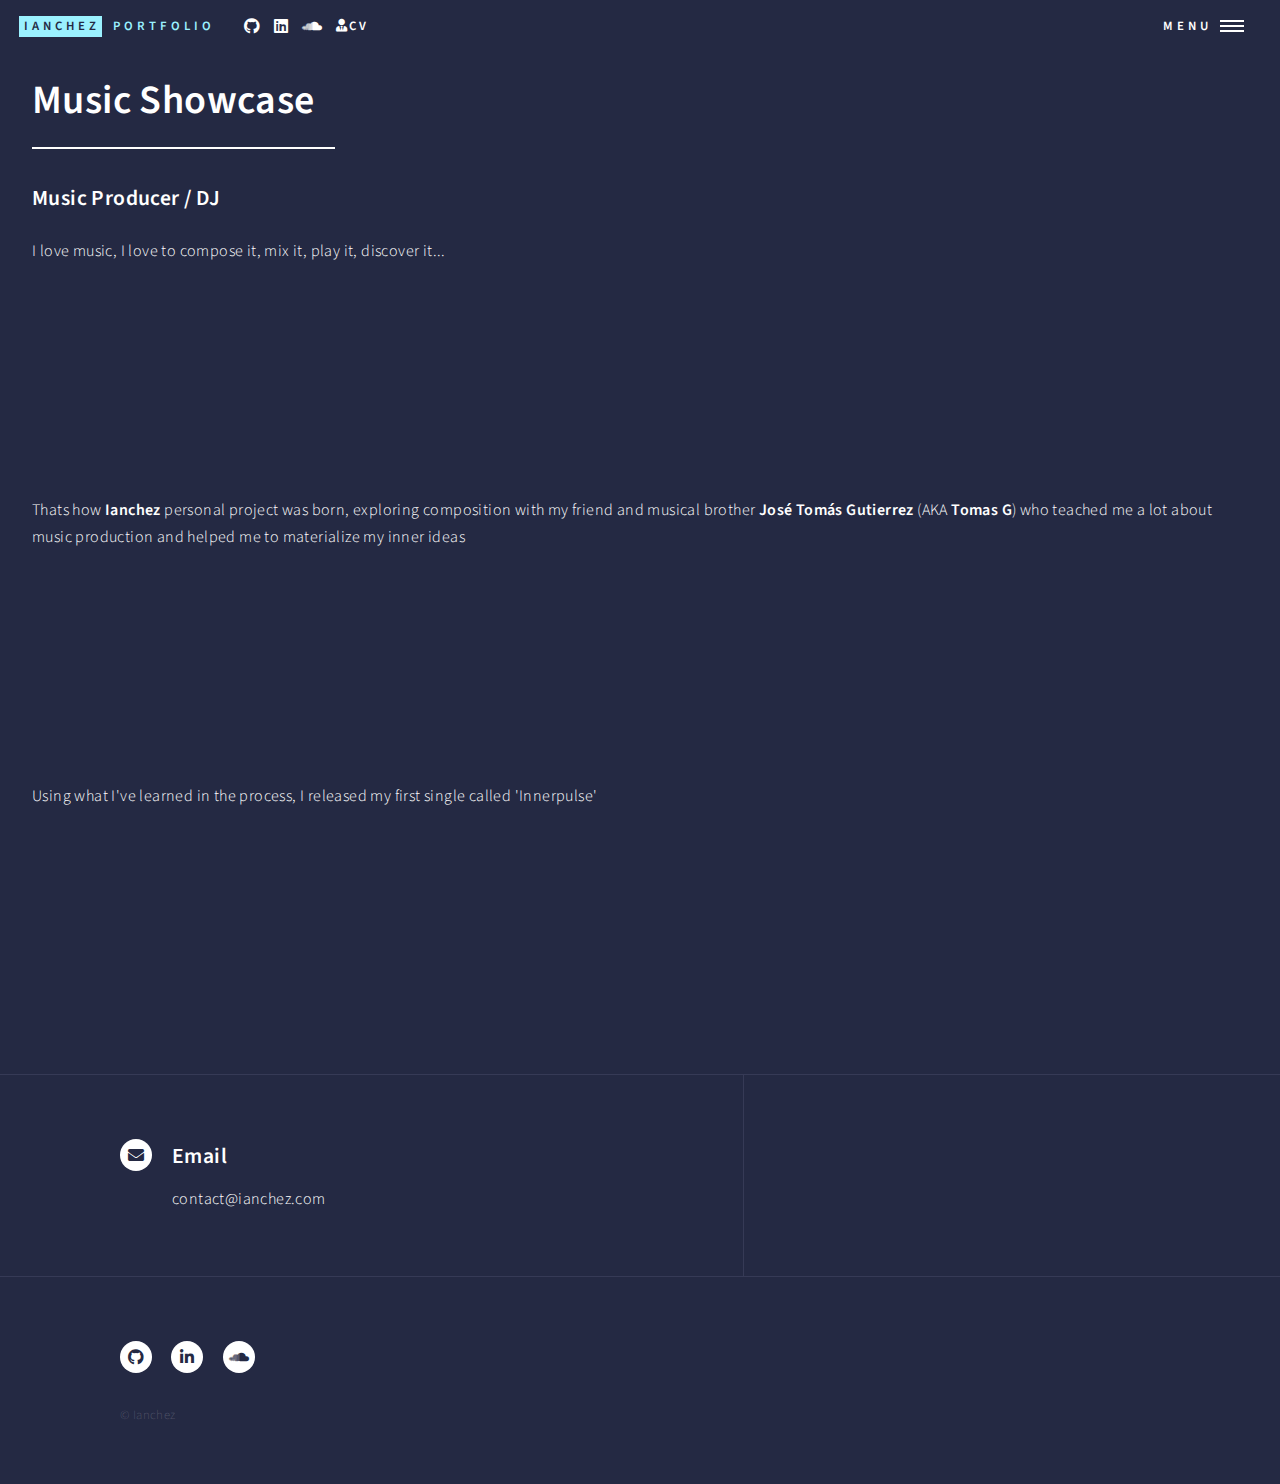
<file: music-showcase.html>
<!DOCTYPE HTML>
<html>
	<head>
		<title>Music - Ianchez Portfolio</title>
		<meta charset="utf-8" />
		<meta name="viewport" content="width=device-width, initial-scale=1, user-scalable=no" />
		<link rel="stylesheet" href="assets/css/main.css" />
		<noscript><link rel="stylesheet" href="assets/css/noscript.css" /></noscript>
	</head>
	<body class="is-preload">

		<!-- Wrapper -->
			<div id="wrapper">

				<!-- Header -->
				<script src="./components/header.js"></script>

				<!-- Menu -->
					<nav id="menu">
						<ul class="links">
							<li><a href="index.html">Home</a></li>
							<li><a href="about_me.html">About me</a></li>
							<li><a href="showcase.html">Showcase</a></li>
							<li><a href="about_me.html#education-section">Learning path</a></li>
						</ul>
						<ul class="actions stacked">
							<li><a href="#" class="button primary fit">Get Started</a></li>
							<li><a href="#" class="button fit">Contact me</a></li>
						</ul>
					</nav>

				<!-- Main -->
					<div id="main" class="alt">

						<!-- One -->
							<section id="one">
								<div class="inner">
									<header class="major">
										<h1>Music Showcase</h1>
									</header>

									<!-- <span class="image main"><img src="images/pic11.jpg" alt="" /></span> -->

									<h3>Music Producer / DJ</h3>
									<p>I love music, I love to compose it, mix it, play it, discover it...</p>

									<iframe width="100%" height="166" scrolling="no" frameborder="no" allow="autoplay" src="https://w.soundcloud.com/player/?url=https%3A//api.soundcloud.com/tracks/129017344&color=%23261b1e&auto_play=false&hide_related=false&show_comments=true&show_user=true&show_reposts=false&show_teaser=true"></iframe>
									<br/>
									<br/>

									<p>Thats how <b>Ianchez</b> personal project was born, exploring composition with my friend and musical brother <b>José Tomás Gutierrez </b> (AKA <b>Tomas G</b>) who teached me a lot about music production and helped me to materialize my inner ideas</p> 
									<iframe width="100%" height="166" scrolling="no" frameborder="no" allow="autoplay" src="https://w.soundcloud.com/player/?url=https%3A//api.soundcloud.com/tracks/119505812&color=%23261b1e&auto_play=false&hide_related=false&show_comments=true&show_user=true&show_reposts=false&show_teaser=true"></iframe>
									<br/>
									<br/>

									<p>Using what I've learned in the process, I released my first single called 'Innerpulse'</p>
									<iframe width="100%" height="166" scrolling="no" frameborder="no" allow="autoplay" src="https://w.soundcloud.com/player/?url=https%3A//api.soundcloud.com/tracks/454940682&color=%23230a0d&auto_play=false&hide_related=false&show_comments=true&show_user=true&show_reposts=false&show_teaser=true"></iframe>
									<br/>
									<br/>

								</div>
							</section>

					</div>

				<!-- Contact -->
				<script src="./components/contactCards.js"></script>

				<!-- Footer -->
				<script src="./components/footer.js"></script>

			</div>

		<!-- Scripts -->
			<script src="assets/js/jquery.min.js"></script>
			<script src="assets/js/jquery.scrolly.min.js"></script>
			<script src="assets/js/jquery.scrollex.min.js"></script>
			<script src="assets/js/browser.min.js"></script>
			<script src="assets/js/breakpoints.min.js"></script>
			<script src="assets/js/util.js"></script>
			<script src="assets/js/main.js"></script>

	</body>
</html>
</file>
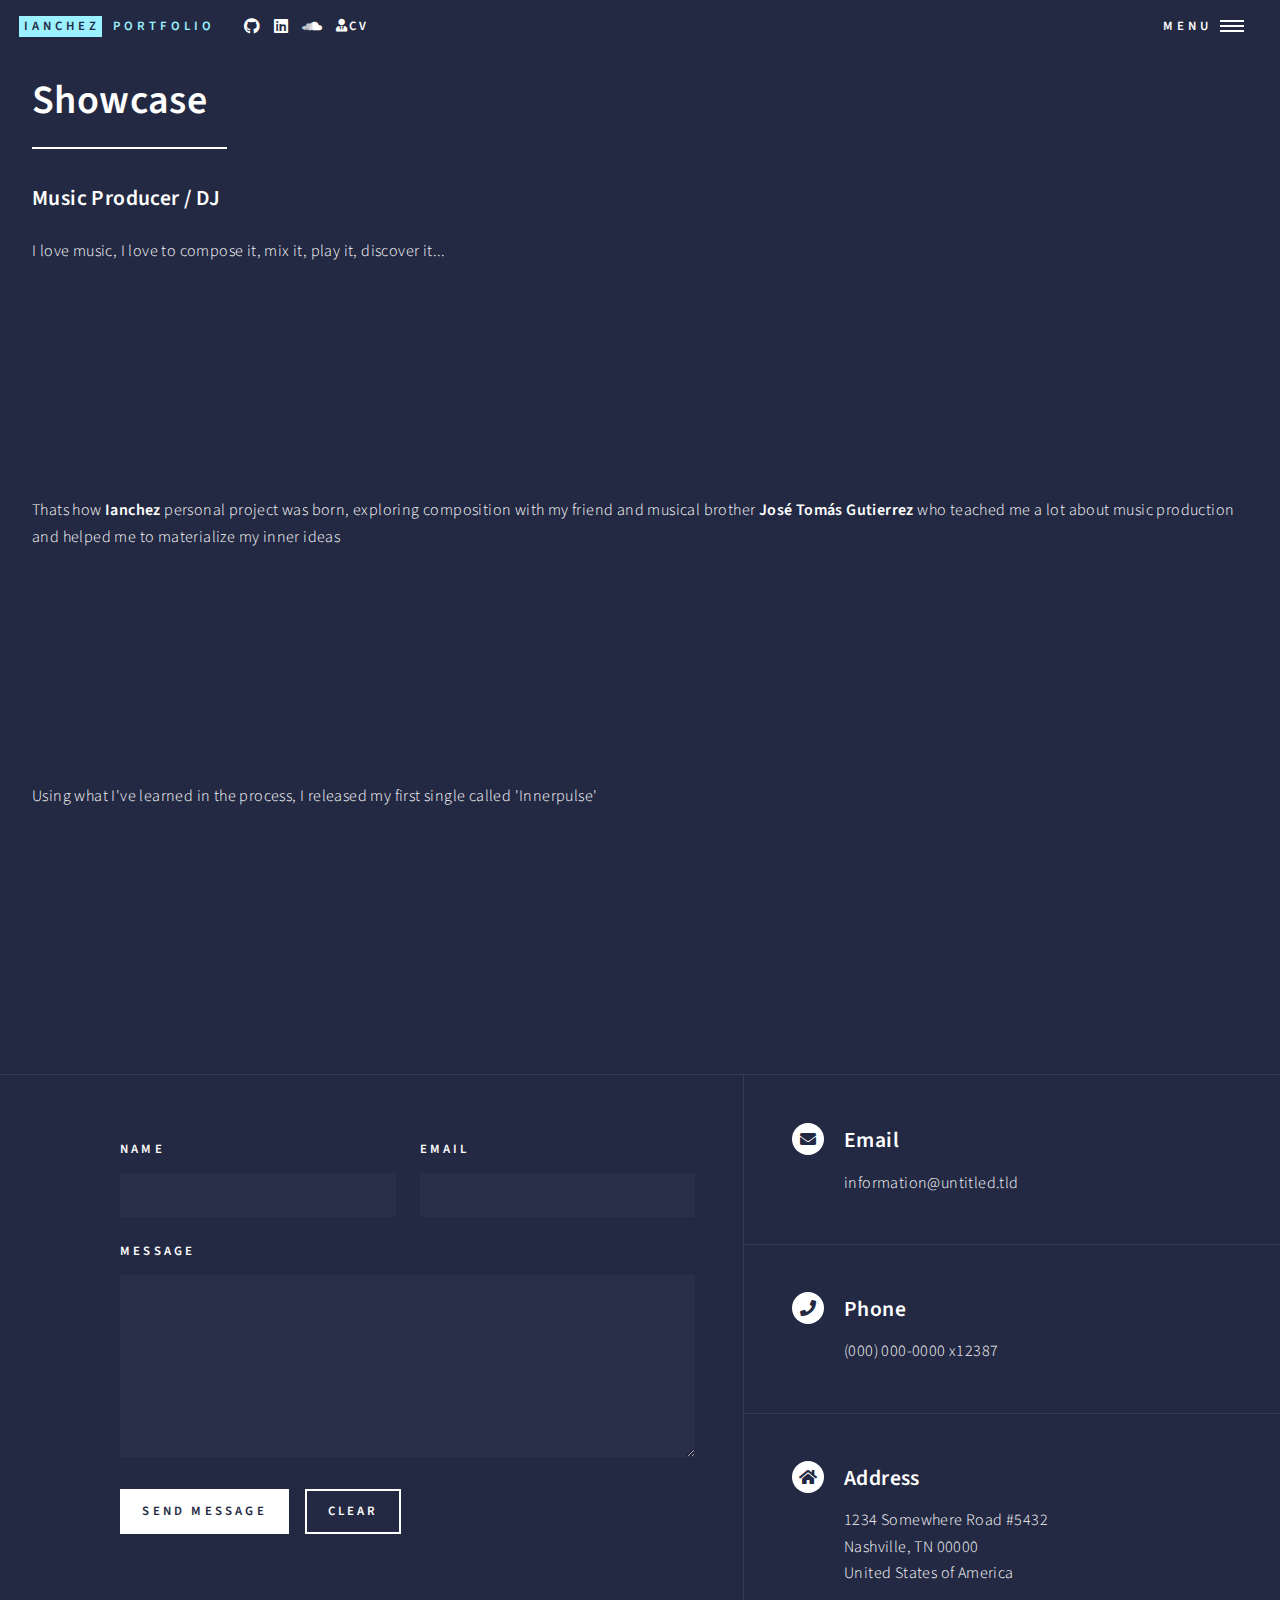
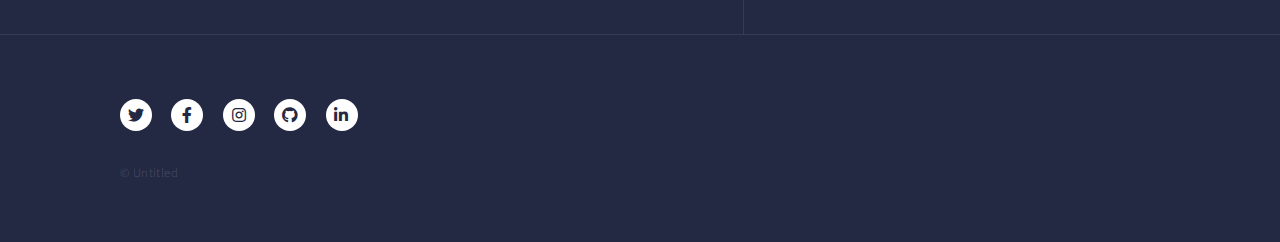
<file: showcase.html>
<!DOCTYPE HTML>
<html>
	<head>
		<title>Showcase - Ianchez Portfolio</title>
		<meta charset="utf-8" />
		<meta name="viewport" content="width=device-width, initial-scale=1, user-scalable=no" />
		<link rel="stylesheet" href="assets/css/main.css" />
		<noscript><link rel="stylesheet" href="assets/css/noscript.css" /></noscript>
	</head>
	<body class="is-preload">

		<!-- Wrapper -->
			<div id="wrapper">

				<!-- Header -->
				<header id="header" class="alt">
					<a href="index.html" class="logo"><strong>IANCHEZ</strong> <span>Portfolio</span></a>
					<a href="https://github.com/ianchez" class="icon brands fa-github"><span class="label">Github</span></a>
					<a href="https://www.linkedin.com/in/sebastian-sanchez-ianchez/" class="icon brands fa-linkedin"><span class="label">LinkedIn</span></a>
					<a href="https://soundcloud.com/ianchez" class="icon brands fa-soundcloud"><span class="label">Soundcloud</span></a>
					<a href="https://ianchez.notion.site/Sebastian-Sanchez-Pe-a-beffebdcf4414be28128e2dfdd5cb7c4" class="icon cv"><i class="fas fa-user-tie"></i><span>cv</span></a>
					<nav>
						<a href="#menu">Menu</a>
					</nav>
				</header>

				<!-- Menu -->
					<nav id="menu">
						<ul class="links">
							<li><a href="index.html">Home</a></li>
							<li><a href="about_me.html">About me</a></li>
							<li><a href="showcase.html">Showcase</a></li>
							<li><a href="learning_path.html">Learning path</a></li>
						</ul>
						<ul class="actions stacked">
							<li><a href="#" class="button primary fit">Get Started</a></li>
							<li><a href="#" class="button fit">Contact me</a></li>
						</ul>
					</nav>

				<!-- Main -->
					<div id="main" class="alt">

						<!-- One -->
							<section id="one">
								<div class="inner">
									<header class="major">
										<h1>Showcase</h1>
									</header>

									<!-- <span class="image main"><img src="images/pic11.jpg" alt="" /></span> -->

									<h3>Music Producer / DJ</h3>
									<p>I love music, I love to compose it, mix it, play it, discover it...</p>

									<iframe width="100%" height="166" scrolling="no" frameborder="no" allow="autoplay" src="https://w.soundcloud.com/player/?url=https%3A//api.soundcloud.com/tracks/129017344&color=%23261b1e&auto_play=false&hide_related=false&show_comments=true&show_user=true&show_reposts=false&show_teaser=true"></iframe>
									<br/>
									<br/>

									<p>Thats how <b>Ianchez</b> personal project was born, exploring composition with my friend and musical brother <b>José Tomás Gutierrez</b> who teached me a lot about music production and helped me to materialize my inner ideas</p> 
									<iframe width="100%" height="166" scrolling="no" frameborder="no" allow="autoplay" src="https://w.soundcloud.com/player/?url=https%3A//api.soundcloud.com/tracks/119505812&color=%23261b1e&auto_play=false&hide_related=false&show_comments=true&show_user=true&show_reposts=false&show_teaser=true"></iframe>
									<br/>
									<br/>

									<p>Using what I've learned in the process, I released my first single called 'Innerpulse'</p>
									<iframe width="100%" height="166" scrolling="no" frameborder="no" allow="autoplay" src="https://w.soundcloud.com/player/?url=https%3A//api.soundcloud.com/tracks/454940682&color=%23230a0d&auto_play=false&hide_related=false&show_comments=true&show_user=true&show_reposts=false&show_teaser=true"></iframe>
									<br/>
									<br/>

								</div>
							</section>

					</div>

				<!-- Contact -->
					<section id="contact">
						<div class="inner">
							<section>
								<form method="post" action="#">
									<div class="fields">
										<div class="field half">
											<label for="name">Name</label>
											<input type="text" name="name" id="name" />
										</div>
										<div class="field half">
											<label for="email">Email</label>
											<input type="text" name="email" id="email" />
										</div>
										<div class="field">
											<label for="message">Message</label>
											<textarea name="message" id="message" rows="6"></textarea>
										</div>
									</div>
									<ul class="actions">
										<li><input type="submit" value="Send Message" class="primary" /></li>
										<li><input type="reset" value="Clear" /></li>
									</ul>
								</form>
							</section>
							<section class="split">
								<section>
									<div class="contact-method">
										<span class="icon solid alt fa-envelope"></span>
										<h3>Email</h3>
										<a href="#">information@untitled.tld</a>
									</div>
								</section>
								<section>
									<div class="contact-method">
										<span class="icon solid alt fa-phone"></span>
										<h3>Phone</h3>
										<span>(000) 000-0000 x12387</span>
									</div>
								</section>
								<section>
									<div class="contact-method">
										<span class="icon solid alt fa-home"></span>
										<h3>Address</h3>
										<span>1234 Somewhere Road #5432<br />
										Nashville, TN 00000<br />
										United States of America</span>
									</div>
								</section>
							</section>
						</div>
					</section>

				<!-- Footer -->
					<footer id="footer">
						<div class="inner">
							<ul class="icons">
								<li><a href="#" class="icon brands alt fa-twitter"><span class="label">Twitter</span></a></li>
								<li><a href="#" class="icon brands alt fa-facebook-f"><span class="label">Facebook</span></a></li>
								<li><a href="#" class="icon brands alt fa-instagram"><span class="label">Instagram</span></a></li>
								<li><a href="#" class="icon brands alt fa-github"><span class="label">GitHub</span></a></li>
								<li><a href="#" class="icon brands alt fa-linkedin-in"><span class="label">LinkedIn</span></a></li>
							</ul>
							<ul class="copyright">
								<li>&copy; Untitled</li>
							</ul>
						</div>
					</footer>

			</div>

		<!-- Scripts -->
			<script src="assets/js/jquery.min.js"></script>
			<script src="assets/js/jquery.scrolly.min.js"></script>
			<script src="assets/js/jquery.scrollex.min.js"></script>
			<script src="assets/js/browser.min.js"></script>
			<script src="assets/js/breakpoints.min.js"></script>
			<script src="assets/js/util.js"></script>
			<script src="assets/js/main.js"></script>

	</body>
</html>
</file>
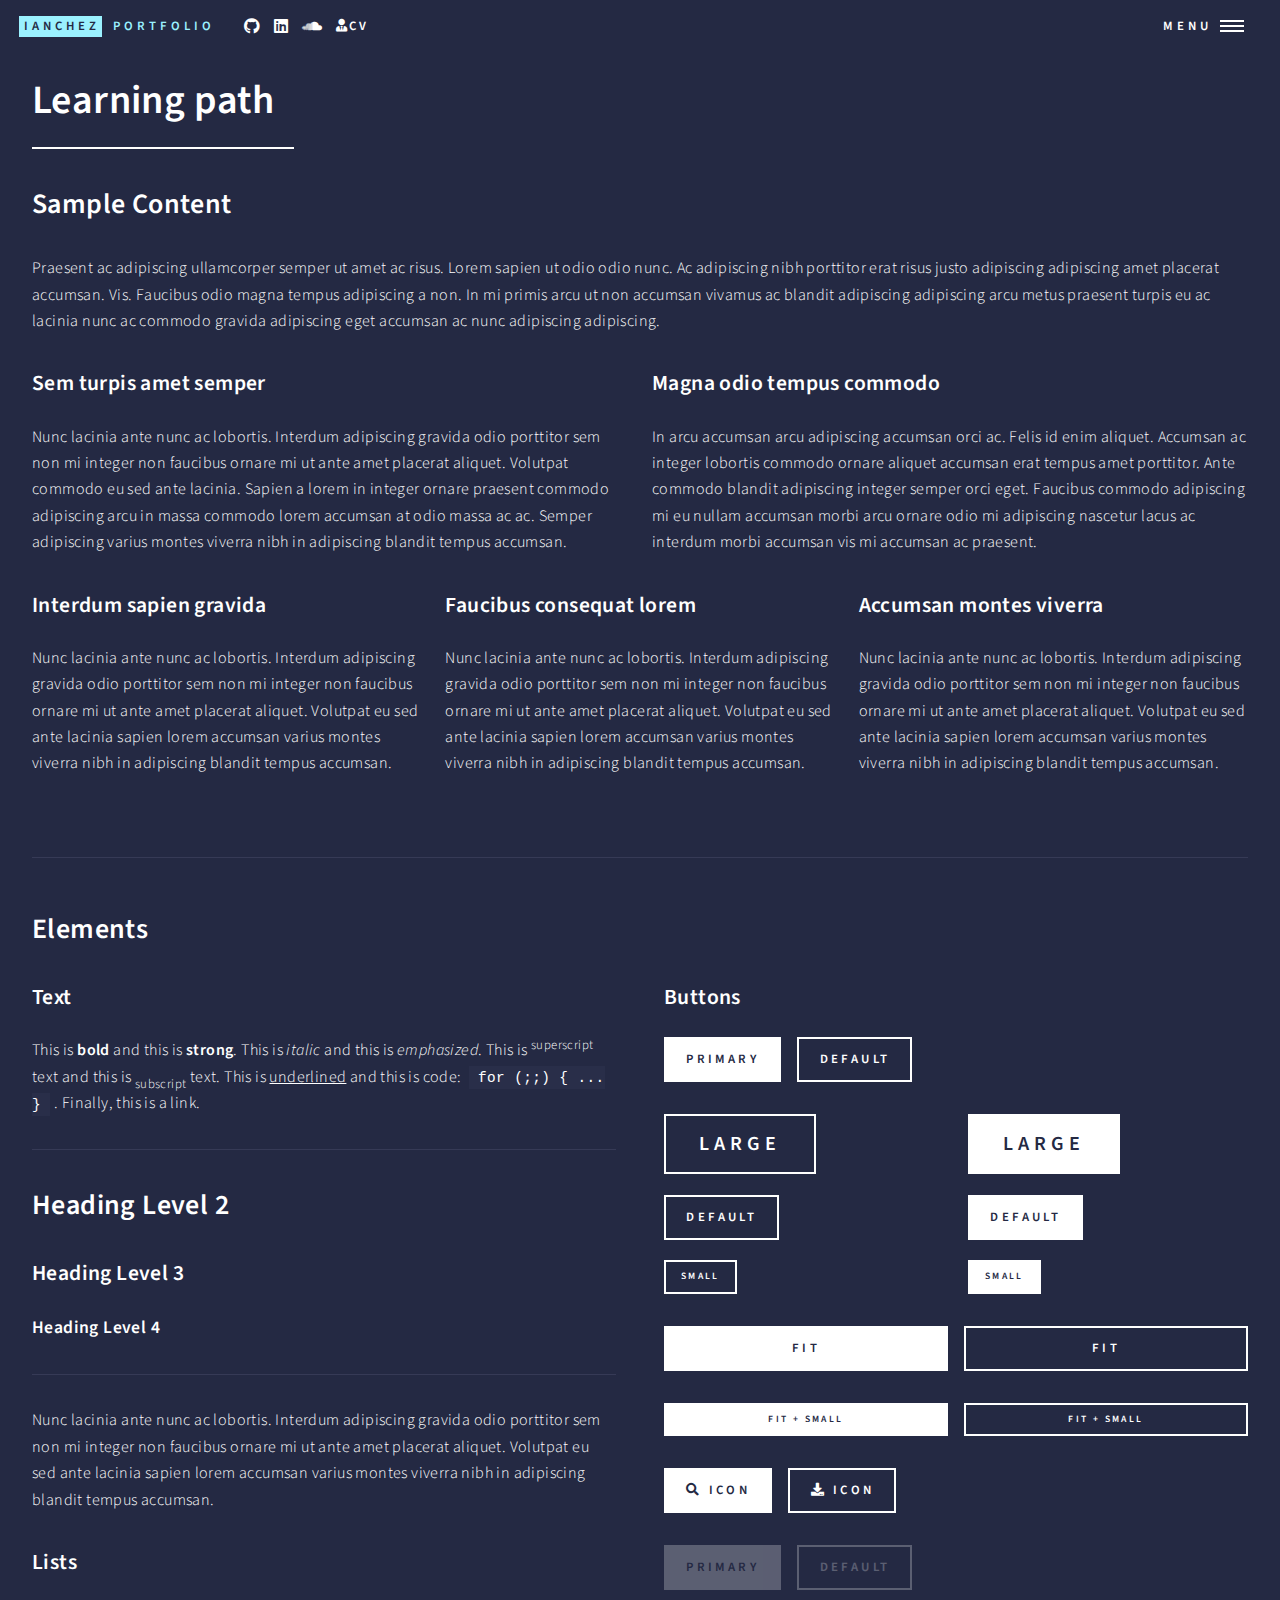
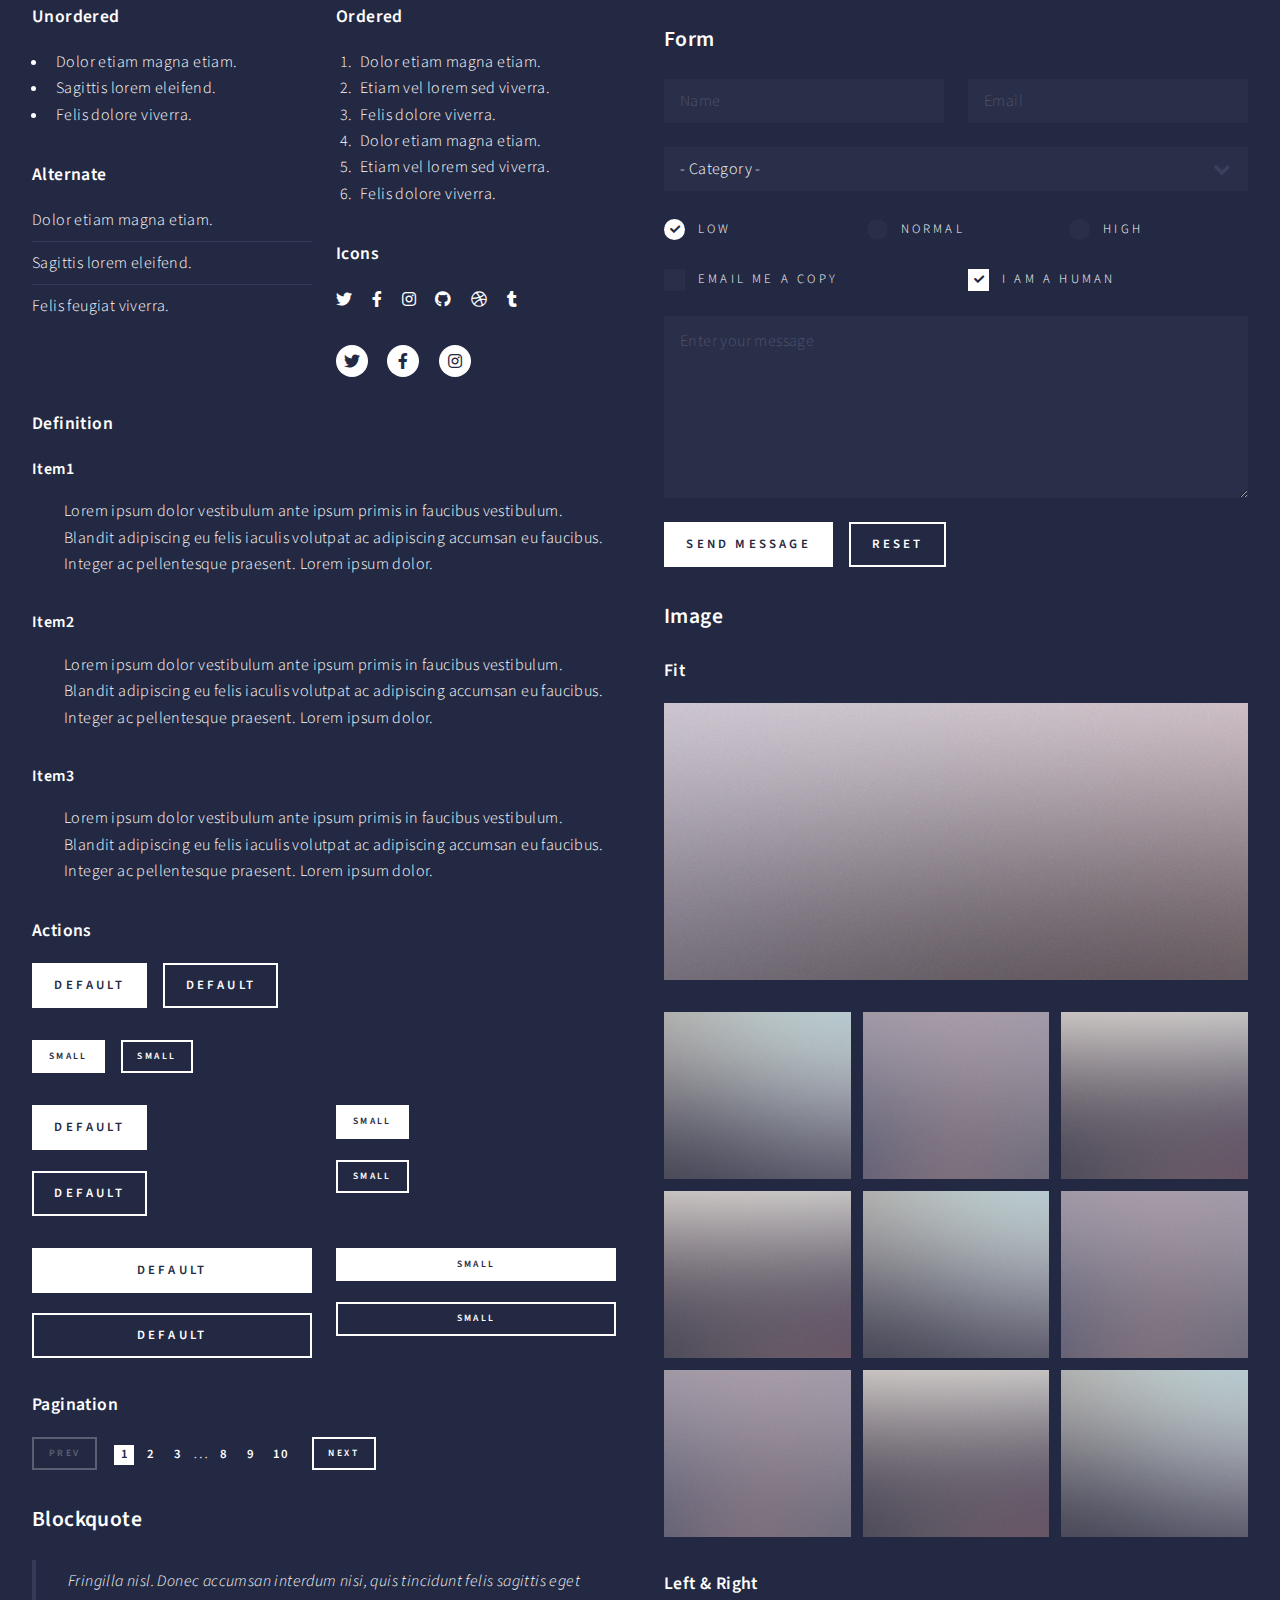
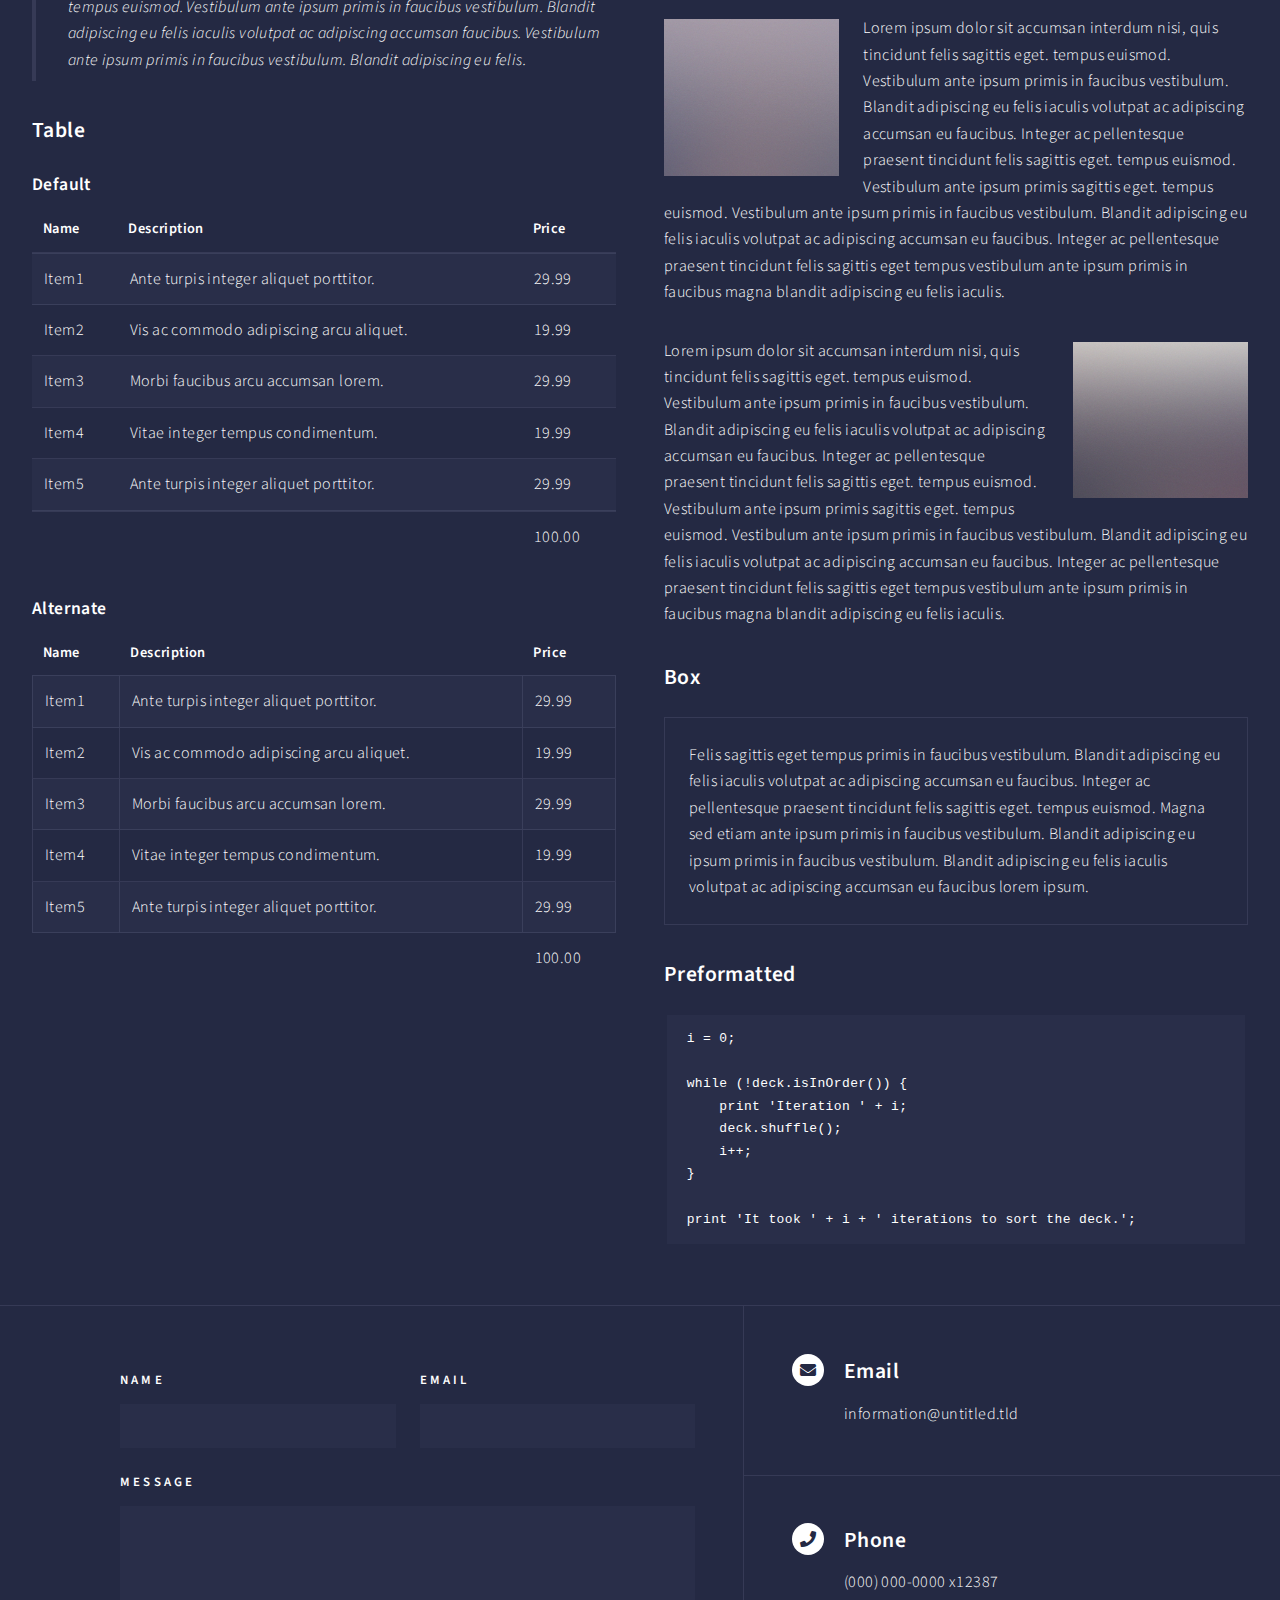
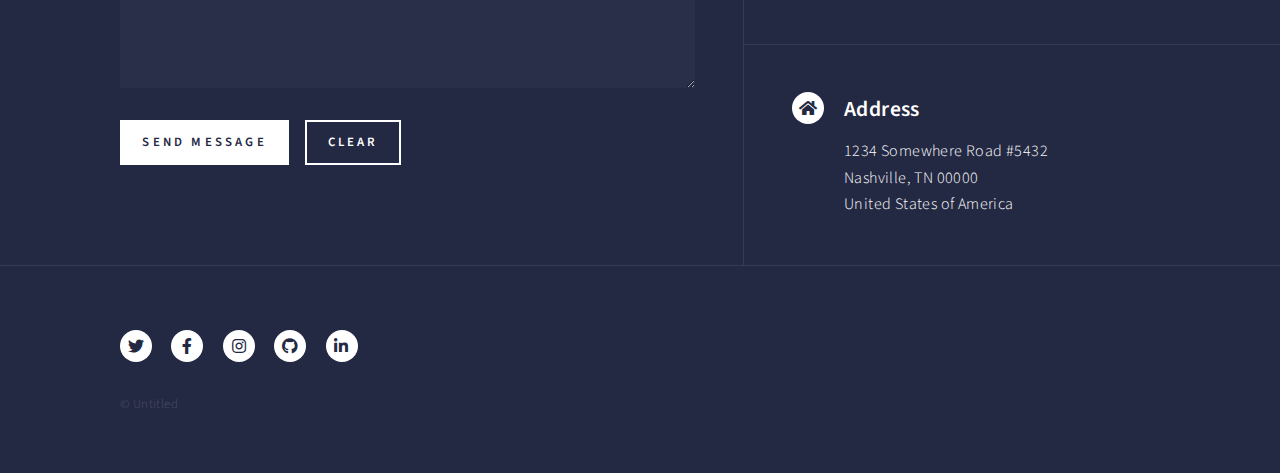
<file: template.html>
<!DOCTYPE HTML>
<html>
	<head>
		<title>Learning path - Ianchez Portfolio</title>
		<meta charset="utf-8" />
		<meta name="viewport" content="width=device-width, initial-scale=1, user-scalable=no" />
		<link rel="stylesheet" href="assets/css/main.css" />
		<noscript><link rel="stylesheet" href="assets/css/noscript.css" /></noscript>
	</head>
	<body class="is-preload">

		<!-- Wrapper -->
			<div id="wrapper">

				<!-- Header -->
				<header id="header" class="alt">
					<a href="index.html" class="logo"><strong>IANCHEZ</strong> <span>Portfolio</span></a>
					<a href="https://github.com/ianchez" class="icon brands fa-github"><span class="label">Github</span></a>
					<a href="https://www.linkedin.com/in/sebastian-sanchez-ianchez/" class="icon brands fa-linkedin"><span class="label">LinkedIn</span></a>
					<a href="https://soundcloud.com/ianchez" class="icon brands fa-soundcloud"><span class="label">Soundcloud</span></a>
					<a href="https://ianchez.notion.site/Sebastian-Sanchez-Pe-a-beffebdcf4414be28128e2dfdd5cb7c4" class="icon cv"><i class="fas fa-user-tie"></i><span>cv</span></a>
					<nav>
						<a href="#menu">Menu</a>
					</nav>
				</header>

				<!-- Menu -->
					<nav id="menu">
						<ul class="links">
							<li><a href="index.html">Home</a></li>
							<li><a href="about_me.html">About me</a></li>
							<li><a href="showcase.html">Showcase</a></li>
							<li><a href="learning_path.html">Learning path</a></li>
						</ul>
						<ul class="actions stacked">
							<li><a href="#" class="button primary fit">Get Started</a></li>
							<li><a href="#" class="button fit">Contact me</a></li>
						</ul>
					</nav>

				<!-- Main -->
					<div id="main" class="alt">

						<!-- One -->
							<section id="one">
								<div class="inner">
									<header class="major">
										<h1>Learning path</h1>
									</header>

									<!-- Content -->
										<h2 id="content">Sample Content</h2>
										<p>Praesent ac adipiscing ullamcorper semper ut amet ac risus. Lorem sapien ut odio odio nunc. Ac adipiscing nibh porttitor erat risus justo adipiscing adipiscing amet placerat accumsan. Vis. Faucibus odio magna tempus adipiscing a non. In mi primis arcu ut non accumsan vivamus ac blandit adipiscing adipiscing arcu metus praesent turpis eu ac lacinia nunc ac commodo gravida adipiscing eget accumsan ac nunc adipiscing adipiscing.</p>
										<div class="row">
											<div class="col-6 col-12-small">
												<h3>Sem turpis amet semper</h3>
												<p>Nunc lacinia ante nunc ac lobortis. Interdum adipiscing gravida odio porttitor sem non mi integer non faucibus ornare mi ut ante amet placerat aliquet. Volutpat commodo eu sed ante lacinia. Sapien a lorem in integer ornare praesent commodo adipiscing arcu in massa commodo lorem accumsan at odio massa ac ac. Semper adipiscing varius montes viverra nibh in adipiscing blandit tempus accumsan.</p>
											</div>
											<div class="col-6 col-12-small">
												<h3>Magna odio tempus commodo</h3>
												<p>In arcu accumsan arcu adipiscing accumsan orci ac. Felis id enim aliquet. Accumsan ac integer lobortis commodo ornare aliquet accumsan erat tempus amet porttitor. Ante commodo blandit adipiscing integer semper orci eget. Faucibus commodo adipiscing mi eu nullam accumsan morbi arcu ornare odio mi adipiscing nascetur lacus ac interdum morbi accumsan vis mi accumsan ac praesent.</p>
											</div>
											<!-- Break -->
											<div class="col-4 col-12-medium">
												<h3>Interdum sapien gravida</h3>
												<p>Nunc lacinia ante nunc ac lobortis. Interdum adipiscing gravida odio porttitor sem non mi integer non faucibus ornare mi ut ante amet placerat aliquet. Volutpat eu sed ante lacinia sapien lorem accumsan varius montes viverra nibh in adipiscing blandit tempus accumsan.</p>
											</div>
											<div class="col-4 col-12-medium">
												<h3>Faucibus consequat lorem</h3>
												<p>Nunc lacinia ante nunc ac lobortis. Interdum adipiscing gravida odio porttitor sem non mi integer non faucibus ornare mi ut ante amet placerat aliquet. Volutpat eu sed ante lacinia sapien lorem accumsan varius montes viverra nibh in adipiscing blandit tempus accumsan.</p>
											</div>
											<div class="col-4 col-12-medium">
												<h3>Accumsan montes viverra</h3>
												<p>Nunc lacinia ante nunc ac lobortis. Interdum adipiscing gravida odio porttitor sem non mi integer non faucibus ornare mi ut ante amet placerat aliquet. Volutpat eu sed ante lacinia sapien lorem accumsan varius montes viverra nibh in adipiscing blandit tempus accumsan.</p>
											</div>
										</div>

									<hr class="major" />

									<!-- Elements -->
										<h2 id="elements">Elements</h2>
										<div class="row gtr-200">
											<div class="col-6 col-12-medium">

												<!-- Text stuff -->
													<h3>Text</h3>
													<p>This is <b>bold</b> and this is <strong>strong</strong>. This is <i>italic</i> and this is <em>emphasized</em>.
													This is <sup>superscript</sup> text and this is <sub>subscript</sub> text.
													This is <u>underlined</u> and this is code: <code>for (;;) { ... }</code>.
													Finally, this is a <a href="#">link</a>.</p>
													<hr />
													<h2>Heading Level 2</h2>
													<h3>Heading Level 3</h3>
													<h4>Heading Level 4</h4>
													<hr />
													<p>Nunc lacinia ante nunc ac lobortis. Interdum adipiscing gravida odio porttitor sem non mi integer non faucibus ornare mi ut ante amet placerat aliquet. Volutpat eu sed ante lacinia sapien lorem accumsan varius montes viverra nibh in adipiscing blandit tempus accumsan.</p>

												<!-- Lists -->
													<h3>Lists</h3>
													<div class="row">
														<div class="col-6 col-12-small">

															<h4>Unordered</h4>
															<ul>
																<li>Dolor etiam magna etiam.</li>
																<li>Sagittis lorem eleifend.</li>
																<li>Felis dolore viverra.</li>
															</ul>

															<h4>Alternate</h4>
															<ul class="alt">
																<li>Dolor etiam magna etiam.</li>
																<li>Sagittis lorem eleifend.</li>
																<li>Felis feugiat viverra.</li>
															</ul>

														</div>
														<div class="col-6 col-12-small">

															<h4>Ordered</h4>
															<ol>
																<li>Dolor etiam magna etiam.</li>
																<li>Etiam vel lorem sed viverra.</li>
																<li>Felis dolore viverra.</li>
																<li>Dolor etiam magna etiam.</li>
																<li>Etiam vel lorem sed viverra.</li>
																<li>Felis dolore viverra.</li>
															</ol>

															<h4>Icons</h4>
															<ul class="icons">
																<li><a href="#" class="icon brands fa-twitter"><span class="label">Twitter</span></a></li>
																<li><a href="#" class="icon brands fa-facebook-f"><span class="label">Facebook</span></a></li>
																<li><a href="#" class="icon brands fa-instagram"><span class="label">Instagram</span></a></li>
																<li><a href="#" class="icon brands fa-github"><span class="label">Github</span></a></li>
																<li><a href="#" class="icon brands fa-dribbble"><span class="label">Dribbble</span></a></li>
																<li><a href="#" class="icon brands fa-tumblr"><span class="label">Tumblr</span></a></li>
															</ul>
															<ul class="icons">
																<li><a href="#" class="icon brands alt fa-twitter"><span class="label">Twitter</span></a></li>
																<li><a href="#" class="icon brands alt fa-facebook-f"><span class="label">Facebook</span></a></li>
																<li><a href="#" class="icon brands alt fa-instagram"><span class="label">Instagram</span></a></li>
															</ul>

														</div>
													</div>
													<h4>Definition</h4>
													<dl>
														<dt>Item1</dt>
														<dd>
															<p>Lorem ipsum dolor vestibulum ante ipsum primis in faucibus vestibulum. Blandit adipiscing eu felis iaculis volutpat ac adipiscing accumsan eu faucibus. Integer ac pellentesque praesent. Lorem ipsum dolor.</p>
														</dd>
														<dt>Item2</dt>
														<dd>
															<p>Lorem ipsum dolor vestibulum ante ipsum primis in faucibus vestibulum. Blandit adipiscing eu felis iaculis volutpat ac adipiscing accumsan eu faucibus. Integer ac pellentesque praesent. Lorem ipsum dolor.</p>
														</dd>
														<dt>Item3</dt>
														<dd>
															<p>Lorem ipsum dolor vestibulum ante ipsum primis in faucibus vestibulum. Blandit adipiscing eu felis iaculis volutpat ac adipiscing accumsan eu faucibus. Integer ac pellentesque praesent. Lorem ipsum dolor.</p>
														</dd>
													</dl>

													<h4>Actions</h4>
													<ul class="actions">
														<li><a href="#" class="button primary">Default</a></li>
														<li><a href="#" class="button">Default</a></li>
													</ul>
													<ul class="actions small">
														<li><a href="#" class="button primary small">Small</a></li>
														<li><a href="#" class="button small">Small</a></li>
													</ul>
													<div class="row">
														<div class="col-6 col-12-small">
															<ul class="actions stacked">
																<li><a href="#" class="button primary">Default</a></li>
																<li><a href="#" class="button">Default</a></li>
															</ul>
														</div>
														<div class="col-6 col-12-small">
															<ul class="actions stacked">
																<li><a href="#" class="button primary small">Small</a></li>
																<li><a href="#" class="button small">Small</a></li>
															</ul>
														</div>
														<div class="col-6 col-12-small">
															<ul class="actions stacked">
																<li><a href="#" class="button primary fit">Default</a></li>
																<li><a href="#" class="button fit">Default</a></li>
															</ul>
														</div>
														<div class="col-6 col-12-small">
															<ul class="actions stacked">
																<li><a href="#" class="button primary small fit">Small</a></li>
																<li><a href="#" class="button small fit">Small</a></li>
															</ul>
														</div>
													</div>

													<h4>Pagination</h4>
													<ul class="pagination">
														<li><span class="button small disabled">Prev</span></li>
														<li><a href="#" class="page active">1</a></li>
														<li><a href="#" class="page">2</a></li>
														<li><a href="#" class="page">3</a></li>
														<li><span>&hellip;</span></li>
														<li><a href="#" class="page">8</a></li>
														<li><a href="#" class="page">9</a></li>
														<li><a href="#" class="page">10</a></li>
														<li><a href="#" class="button small">Next</a></li>
													</ul>

												<!-- Blockquote -->
													<h3>Blockquote</h3>
													<blockquote>Fringilla nisl. Donec accumsan interdum nisi, quis tincidunt felis sagittis eget tempus euismod. Vestibulum ante ipsum primis in faucibus vestibulum. Blandit adipiscing eu felis iaculis volutpat ac adipiscing accumsan faucibus. Vestibulum ante ipsum primis in faucibus vestibulum. Blandit adipiscing eu felis.</blockquote>

												<!-- Table -->
													<h3>Table</h3>

													<h4>Default</h4>
													<div class="table-wrapper">
														<table>
															<thead>
																<tr>
																	<th>Name</th>
																	<th>Description</th>
																	<th>Price</th>
																</tr>
															</thead>
															<tbody>
																<tr>
																	<td>Item1</td>
																	<td>Ante turpis integer aliquet porttitor.</td>
																	<td>29.99</td>
																</tr>
																<tr>
																	<td>Item2</td>
																	<td>Vis ac commodo adipiscing arcu aliquet.</td>
																	<td>19.99</td>
																</tr>
																<tr>
																	<td>Item3</td>
																	<td> Morbi faucibus arcu accumsan lorem.</td>
																	<td>29.99</td>
																</tr>
																<tr>
																	<td>Item4</td>
																	<td>Vitae integer tempus condimentum.</td>
																	<td>19.99</td>
																</tr>
																<tr>
																	<td>Item5</td>
																	<td>Ante turpis integer aliquet porttitor.</td>
																	<td>29.99</td>
																</tr>
															</tbody>
															<tfoot>
																<tr>
																	<td colspan="2"></td>
																	<td>100.00</td>
																</tr>
															</tfoot>
														</table>
													</div>

													<h4>Alternate</h4>
													<div class="table-wrapper">
														<table class="alt">
															<thead>
																<tr>
																	<th>Name</th>
																	<th>Description</th>
																	<th>Price</th>
																</tr>
															</thead>
															<tbody>
																<tr>
																	<td>Item1</td>
																	<td>Ante turpis integer aliquet porttitor.</td>
																	<td>29.99</td>
																</tr>
																<tr>
																	<td>Item2</td>
																	<td>Vis ac commodo adipiscing arcu aliquet.</td>
																	<td>19.99</td>
																</tr>
																<tr>
																	<td>Item3</td>
																	<td> Morbi faucibus arcu accumsan lorem.</td>
																	<td>29.99</td>
																</tr>
																<tr>
																	<td>Item4</td>
																	<td>Vitae integer tempus condimentum.</td>
																	<td>19.99</td>
																</tr>
																<tr>
																	<td>Item5</td>
																	<td>Ante turpis integer aliquet porttitor.</td>
																	<td>29.99</td>
																</tr>
															</tbody>
															<tfoot>
																<tr>
																	<td colspan="2"></td>
																	<td>100.00</td>
																</tr>
															</tfoot>
														</table>
													</div>

											</div>
											<div class="col-6 col-12-medium">

												<!-- Buttons -->
													<h3>Buttons</h3>
													<ul class="actions">
														<li><a href="#" class="button primary">Primary</a></li>
														<li><a href="#" class="button">Default</a></li>
													</ul>
													<div class="row">
														<div class="col-6 col-12-xsmall">
															<ul class="actions stacked">
																<li><a href="#" class="button large">Large</a></li>
																<li><a href="#" class="button">Default</a></li>
																<li><a href="#" class="button small">Small</a></li>
															</ul>
														</div>
														<div class="col-6 col-12-xsmall">
															<ul class="actions stacked">
																<li><a href="#" class="button primary large">Large</a></li>
																<li><a href="#" class="button primary">Default</a></li>
																<li><a href="#" class="button primary small">Small</a></li>
															</ul>
														</div>
													</div>
													<ul class="actions fit">
														<li><a href="#" class="button primary fit">Fit</a></li>
														<li><a href="#" class="button fit">Fit</a></li>
													</ul>
													<ul class="actions fit small">
														<li><a href="#" class="button primary fit small">Fit + Small</a></li>
														<li><a href="#" class="button fit small">Fit + Small</a></li>
													</ul>
													<ul class="actions">
														<li><a href="#" class="button primary icon solid fa-search">Icon</a></li>
														<li><a href="#" class="button icon solid fa-download">Icon</a></li>
													</ul>
													<ul class="actions">
														<li><span class="button primary disabled">Primary</span></li>
														<li><span class="button disabled">Default</span></li>
													</ul>

												<!-- Form -->
													<h3>Form</h3>

													<form method="post" action="#">
														<div class="row gtr-uniform">
															<div class="col-6 col-12-xsmall">
																<input type="text" name="demo-name" id="demo-name" value="" placeholder="Name" />
															</div>
															<div class="col-6 col-12-xsmall">
																<input type="email" name="demo-email" id="demo-email" value="" placeholder="Email" />
															</div>
															<!-- Break -->
															<div class="col-12">
																<select name="demo-category" id="demo-category">
																	<option value="">- Category -</option>
																	<option value="1">Manufacturing</option>
																	<option value="1">Shipping</option>
																	<option value="1">Administration</option>
																	<option value="1">Human Resources</option>
																</select>
															</div>
															<!-- Break -->
															<div class="col-4 col-12-small">
																<input type="radio" id="demo-priority-low" name="demo-priority" checked>
																<label for="demo-priority-low">Low</label>
															</div>
															<div class="col-4 col-12-small">
																<input type="radio" id="demo-priority-normal" name="demo-priority">
																<label for="demo-priority-normal">Normal</label>
															</div>
															<div class="col-4 col-12-small">
																<input type="radio" id="demo-priority-high" name="demo-priority">
																<label for="demo-priority-high">High</label>
															</div>
															<!-- Break -->
															<div class="col-6 col-12-small">
																<input type="checkbox" id="demo-copy" name="demo-copy">
																<label for="demo-copy">Email me a copy</label>
															</div>
															<div class="col-6 col-12-small">
																<input type="checkbox" id="demo-human" name="demo-human" checked>
																<label for="demo-human">I am a human</label>
															</div>
															<!-- Break -->
															<div class="col-12">
																<textarea name="demo-message" id="demo-message" placeholder="Enter your message" rows="6"></textarea>
															</div>
															<!-- Break -->
															<div class="col-12">
																<ul class="actions">
																	<li><input type="submit" value="Send Message" class="primary" /></li>
																	<li><input type="reset" value="Reset" /></li>
																</ul>
															</div>
														</div>
													</form>

												<!-- Image -->
													<h3>Image</h3>

													<h4>Fit</h4>
													<span class="image fit"><img src="images/pic03.jpg" alt="" /></span>
													<div class="box alt">
														<div class="row gtr-50 gtr-uniform">
															<div class="col-4"><span class="image fit"><img src="images/pic08.jpg" alt="" /></span></div>
															<div class="col-4"><span class="image fit"><img src="images/pic09.jpg" alt="" /></span></div>
															<div class="col-4"><span class="image fit"><img src="images/pic10.jpg" alt="" /></span></div>
															<!-- Break -->
															<div class="col-4"><span class="image fit"><img src="images/pic10.jpg" alt="" /></span></div>
															<div class="col-4"><span class="image fit"><img src="images/pic08.jpg" alt="" /></span></div>
															<div class="col-4"><span class="image fit"><img src="images/pic09.jpg" alt="" /></span></div>
															<!-- Break -->
															<div class="col-4"><span class="image fit"><img src="images/pic09.jpg" alt="" /></span></div>
															<div class="col-4"><span class="image fit"><img src="images/pic10.jpg" alt="" /></span></div>
															<div class="col-4"><span class="image fit"><img src="images/pic08.jpg" alt="" /></span></div>
														</div>
													</div>

													<h4>Left &amp; Right</h4>
													<p><span class="image left"><img src="images/pic09.jpg" alt="" /></span>Lorem ipsum dolor sit accumsan interdum nisi, quis tincidunt felis sagittis eget. tempus euismod. Vestibulum ante ipsum primis in faucibus vestibulum. Blandit adipiscing eu felis iaculis volutpat ac adipiscing accumsan eu faucibus. Integer ac pellentesque praesent tincidunt felis sagittis eget. tempus euismod. Vestibulum ante ipsum primis sagittis eget. tempus euismod. Vestibulum ante ipsum primis in faucibus vestibulum. Blandit adipiscing eu felis iaculis volutpat ac adipiscing accumsan eu faucibus. Integer ac pellentesque praesent tincidunt felis sagittis eget tempus vestibulum ante ipsum primis in faucibus magna blandit adipiscing eu felis iaculis.</p>
													<p><span class="image right"><img src="images/pic10.jpg" alt="" /></span>Lorem ipsum dolor sit accumsan interdum nisi, quis tincidunt felis sagittis eget. tempus euismod. Vestibulum ante ipsum primis in faucibus vestibulum. Blandit adipiscing eu felis iaculis volutpat ac adipiscing accumsan eu faucibus. Integer ac pellentesque praesent tincidunt felis sagittis eget. tempus euismod. Vestibulum ante ipsum primis sagittis eget. tempus euismod. Vestibulum ante ipsum primis in faucibus vestibulum. Blandit adipiscing eu felis iaculis volutpat ac adipiscing accumsan eu faucibus. Integer ac pellentesque praesent tincidunt felis sagittis eget tempus vestibulum ante ipsum primis in faucibus magna blandit adipiscing eu felis iaculis.</p>

												<!-- Box -->
													<h3>Box</h3>
													<div class="box">
														<p>Felis sagittis eget tempus primis in faucibus vestibulum. Blandit adipiscing eu felis iaculis volutpat ac adipiscing accumsan eu faucibus. Integer ac pellentesque praesent tincidunt felis sagittis eget. tempus euismod. Magna sed etiam ante ipsum primis in faucibus vestibulum. Blandit adipiscing eu ipsum primis in faucibus vestibulum. Blandit adipiscing eu felis iaculis volutpat ac adipiscing accumsan eu faucibus lorem ipsum.</p>
													</div>

												<!-- Preformatted Code -->
													<h3>Preformatted</h3>
													<pre><code>i = 0;

while (!deck.isInOrder()) {
    print 'Iteration ' + i;
    deck.shuffle();
    i++;
}

print 'It took ' + i + ' iterations to sort the deck.';
</code></pre>

											</div>
										</div>

								</div>
							</section>

					</div>

				<!-- Contact -->
					<section id="contact">
						<div class="inner">
							<section>
								<form method="post" action="#">
									<div class="fields">
										<div class="field half">
											<label for="name">Name</label>
											<input type="text" name="name" id="name" />
										</div>
										<div class="field half">
											<label for="email">Email</label>
											<input type="text" name="email" id="email" />
										</div>
										<div class="field">
											<label for="message">Message</label>
											<textarea name="message" id="message" rows="6"></textarea>
										</div>
									</div>
									<ul class="actions">
										<li><input type="submit" value="Send Message" class="primary" /></li>
										<li><input type="reset" value="Clear" /></li>
									</ul>
								</form>
							</section>
							<section class="split">
								<section>
									<div class="contact-method">
										<span class="icon solid alt fa-envelope"></span>
										<h3>Email</h3>
										<a href="#">information@untitled.tld</a>
									</div>
								</section>
								<section>
									<div class="contact-method">
										<span class="icon solid alt fa-phone"></span>
										<h3>Phone</h3>
										<span>(000) 000-0000 x12387</span>
									</div>
								</section>
								<section>
									<div class="contact-method">
										<span class="icon solid alt fa-home"></span>
										<h3>Address</h3>
										<span>1234 Somewhere Road #5432<br />
										Nashville, TN 00000<br />
										United States of America</span>
									</div>
								</section>
							</section>
						</div>
					</section>

				<!-- Footer -->
					<footer id="footer">
						<div class="inner">
							<ul class="icons">
								<li><a href="#" class="icon brands alt fa-twitter"><span class="label">Twitter</span></a></li>
								<li><a href="#" class="icon brands alt fa-facebook-f"><span class="label">Facebook</span></a></li>
								<li><a href="#" class="icon brands alt fa-instagram"><span class="label">Instagram</span></a></li>
								<li><a href="#" class="icon brands alt fa-github"><span class="label">GitHub</span></a></li>
								<li><a href="#" class="icon brands alt fa-linkedin-in"><span class="label">LinkedIn</span></a></li>
							</ul>
							<ul class="copyright">
								<li>&copy; Untitled</li>
							</ul>
						</div>
					</footer>

			</div>

		<!-- Scripts -->
			<script src="assets/js/jquery.min.js"></script>
			<script src="assets/js/jquery.scrolly.min.js"></script>
			<script src="assets/js/jquery.scrollex.min.js"></script>
			<script src="assets/js/browser.min.js"></script>
			<script src="assets/js/breakpoints.min.js"></script>
			<script src="assets/js/util.js"></script>
			<script src="assets/js/main.js"></script>

	</body>
</html>
</file>
<file: assets/css/noscript.css>
/*
	Forty by HTML5 UP
	html5up.net | @ajlkn
	Free for personal and commercial use under the CCA 3.0 license (html5up.net/license)
*/

/* Banner */

	body.is-preload #banner:after {
		opacity: 0.85;
	}

	body.is-preload #banner > .inner {
		-moz-filter: none;
		-webkit-filter: none;
		-ms-filter: none;
		filter: none;
		-moz-transform: none;
		-webkit-transform: none;
		-ms-transform: none;
		transform: none;
		opacity: 1;
	}
</file>
<file: assets/css/main.css>
@import url(fontawesome-all.min.css);
@import url("https://fonts.googleapis.com/css?family=Source+Sans+Pro:300,300italic,600,600italic");

html, body, div, span, applet, object,
iframe, h1, h2, h3, h4, h5, h6, p, blockquote,
pre, a, abbr, acronym, address, big, cite,
code, del, dfn, em, img, ins, kbd, q, s, samp,
small, strike, strong, sub, sup, tt, var, b,
u, i, center, dl, dt, dd, ol, ul, li, fieldset,
form, label, legend, table, caption, tbody,
tfoot, thead, tr, th, td, article, aside,
canvas, details, embed, figure, figcaption,
footer, header, hgroup, menu, nav, output, ruby,
section, summary, time, mark, audio, video {
	margin: 0;
	padding: 0;
	border: 0;
	font-size: 100%;
	font: inherit;
	vertical-align: baseline;
}

article, aside, details, figcaption, figure,
footer, header, hgroup, menu, nav, section {
	display: block;}

body {
	line-height: 1;
}

ol, ul {
	list-style: none;
}

blockquote, q {
	quotes: none;
}

	blockquote:before, blockquote:after, q:before, q:after {
		content: '';
		content: none;
	}

table {
	border-collapse: collapse;
	border-spacing: 0;
}

body {
	-webkit-text-size-adjust: none;
}

mark {
	background-color: transparent;
	color: inherit;
}

input::-moz-focus-inner {
	border: 0;
	padding: 0;
}

input, select, textarea {
	-moz-appearance: none;
	-webkit-appearance: none;
	-ms-appearance: none;
	appearance: none;
}

/* Basic */

	@-ms-viewport {
		width: device-width;
	}

	body {
		-ms-overflow-style: scrollbar;
	}

	@media screen and (max-width: 480px) {

		html, body {
			min-width: 320px;
		}

	}

	html {
		box-sizing: border-box;
	}

	*, *:before, *:after {
		box-sizing: inherit;
	}

	body {
		background: #242943;
	}

		body.is-preload *, body.is-preload *:before, body.is-preload *:after {
			-moz-animation: none !important;
			-webkit-animation: none !important;
			-ms-animation: none !important;
			animation: none !important;
			-moz-transition: none !important;
			-webkit-transition: none !important;
			-ms-transition: none !important;
			transition: none !important;
		}

/* Type */

	body, input, select, textarea {
		color: #ffffff;
		font-family: "Source Sans Pro", Helvetica, sans-serif;
		font-size: 17pt;
		font-weight: 300;
		letter-spacing: 0.025em;
		line-height: 1.65;
	}

		@media screen and (max-width: 1680px) {

			body, input, select, textarea {
				font-size: 14pt;
			}

		}

		@media screen and (max-width: 1280px) {

			body, input, select, textarea {
				font-size: 12pt;
			}

		}

		@media screen and (max-width: 360px) {

			body, input, select, textarea {
				font-size: 11pt;
			}

		}

	a {
		-moz-transition: color 0.2s ease-in-out, border-bottom-color 0.2s ease-in-out;
		-webkit-transition: color 0.2s ease-in-out, border-bottom-color 0.2s ease-in-out;
		-ms-transition: color 0.2s ease-in-out, border-bottom-color 0.2s ease-in-out;
		transition: color 0.2s ease-in-out, border-bottom-color 0.2s ease-in-out;
		color: inherit;
		text-decoration: none;
	}

		a:hover {
			border-bottom-color: transparent;
			color: #9bf1ff !important;
		}

		a:active {
			color: #53e3fb !important;
		}

	strong, b {
		color: #ffffff;
		font-weight: 600;
	}

	em, i {
		font-style: italic;
	}

	p {
		margin: 0 0 2em 0;
	}

	h1, h2, h3, h4, h5, h6 {
		color: #ffffff;
		font-weight: 600;
		line-height: 1.65;
		margin: 0 0 1em 0;
	}

		h1 a, h2 a, h3 a, h4 a, h5 a, h6 a {
			color: inherit;
			border-bottom: 0;
		}

	h1 {
		font-size: 2.5em;
	}

	h2 {
		font-size: 1.75em;
	}

	h3 {
		font-size: 1.35em;
	}

	h4 {
		font-size: 1.1em;
	}

	h5 {
		font-size: 0.9em;
	}

	h6 {
		font-size: 0.7em;
	}

	@media screen and (max-width: 736px) {

		h1 {
			font-size: 2em;
		}

		h2 {
			font-size: 1.5em;
		}

		h3 {
			font-size: 1.25em;
		}

	}

	sub {
		font-size: 0.8em;
		position: relative;
		top: 0.5em;
	}

	sup {
		font-size: 0.8em;
		position: relative;
		top: -0.5em;
	}

	blockquote {
		border-left: solid 4px rgba(212, 212, 255, 0.1);
		font-style: italic;
		margin: 0 0 2em 0;
		padding: 0.5em 0 0.5em 2em;
	}

	code {
		background: rgba(212, 212, 255, 0.035);
		font-family: "Courier New", monospace;
		font-size: 0.9em;
		margin: 0 0.25em;
		padding: 0.25em 0.65em;
	}

	pre {
		-webkit-overflow-scrolling: touch;
		font-family: "Courier New", monospace;
		font-size: 0.9em;
		margin: 0 0 2em 0;
	}

		pre code {
			display: block;
			line-height: 1.75;
			padding: 1em 1.5em;
			overflow-x: auto;
		}

	hr {
		border: 0;
		border-bottom: solid 1px rgba(212, 212, 255, 0.1);
		margin: 2em 0;
	}

		hr.major {
			margin: 3em 0;
		}

	.align-left {
		text-align: left;
	}

	.align-center {
		text-align: center;
	}

	.align-right {
		text-align: right;
	}

/* Row */

	.row {
		display: flex;
		flex-wrap: wrap;
		box-sizing: border-box;
		align-items: stretch;
	}

		.row > * {
			box-sizing: border-box;
		}

		.row.gtr-uniform > * > :last-child {
			margin-bottom: 0;
		}

		.row.aln-left {
			justify-content: flex-start;
		}

		.row.aln-center {
			justify-content: center;
		}

		.row.aln-right {
			justify-content: flex-end;
		}

		.row.aln-top {
			align-items: flex-start;
		}

		.row.aln-middle {
			align-items: center;
		}

		.row.aln-bottom {
			align-items: flex-end;
		}

		.row > .imp {
			order: -1;
		}

		.row > .col-1 {
			width: 8.33333%;
		}

		.row > .off-1 {
			margin-left: 8.33333%;
		}

		.row > .col-2 {
			width: 16.66667%;
		}

		.row > .off-2 {
			margin-left: 16.66667%;
		}

		.row > .col-3 {
			width: 25%;
		}

		.row > .off-3 {
			margin-left: 25%;
		}

		.row > .col-4 {
			width: 33.33333%;
		}

		.row > .off-4 {
			margin-left: 33.33333%;
		}

		.row > .col-5 {
			width: 41.66667%;
		}

		.row > .off-5 {
			margin-left: 41.66667%;
		}

		.row > .col-6 {
			width: 50%;
		}

		.row > .off-6 {
			margin-left: 50%;
		}

		.row > .col-7 {
			width: 58.33333%;
		}

		.row > .off-7 {
			margin-left: 58.33333%;
		}

		.row > .col-8 {
			width: 66.66667%;
		}

		.row > .off-8 {
			margin-left: 66.66667%;
		}

		.row > .col-9 {
			width: 75%;
		}

		.row > .off-9 {
			margin-left: 75%;
		}

		.row > .col-10 {
			width: 83.33333%;
		}

		.row > .off-10 {
			margin-left: 83.33333%;
		}

		.row > .col-11 {
			width: 91.66667%;
		}

		.row > .off-11 {
			margin-left: 91.66667%;
		}

		.row > .col-12 {
			width: 100%;
		}

		.row > .off-12 {
			margin-left: 100%;
		}

		.row.gtr-0 {
			margin-top: 0;
			margin-left: 0em;
		}

			.row.gtr-0 > * {
				padding: 0 0 0 0em;
			}

			.row.gtr-0.gtr-uniform {
				margin-top: 0em;
			}

				.row.gtr-0.gtr-uniform > * {
					padding-top: 0em;
				}

		.row.gtr-25 {
			margin-top: 0;
			margin-left: -0.5em;
		}

			.row.gtr-25 > * {
				padding: 0 0 0 0.5em;
			}

			.row.gtr-25.gtr-uniform {
				margin-top: -0.5em;
			}

				.row.gtr-25.gtr-uniform > * {
					padding-top: 0.5em;
				}

		.row.gtr-50 {
			margin-top: 0;
			margin-left: -1em;
		}

			.row.gtr-50 > * {
				padding: 0 0 0 1em;
			}

			.row.gtr-50.gtr-uniform {
				margin-top: -1em;
			}

				.row.gtr-50.gtr-uniform > * {
					padding-top: 1em;
				}

		.row {
			margin-top: 0;
			margin-left: -2em;
		}

			.row > * {
				padding: 0 0 0 2em;
			}

			.row.gtr-uniform {
				margin-top: -2em;
			}

				.row.gtr-uniform > * {
					padding-top: 2em;
				}

		.row.gtr-150 {
			margin-top: 0;
			margin-left: -3em;
		}

			.row.gtr-150 > * {
				padding: 0 0 0 3em;
			}

			.row.gtr-150.gtr-uniform {
				margin-top: -3em;
			}

				.row.gtr-150.gtr-uniform > * {
					padding-top: 3em;
				}

		.row.gtr-200 {
			margin-top: 0;
			margin-left: -4em;
		}

			.row.gtr-200 > * {
				padding: 0 0 0 4em;
			}

			.row.gtr-200.gtr-uniform {
				margin-top: -4em;
			}

				.row.gtr-200.gtr-uniform > * {
					padding-top: 4em;
				}

		@media screen and (max-width: 1680px) {

			.row {
				display: flex;
				flex-wrap: wrap;
				box-sizing: border-box;
				align-items: stretch;
			}

				.row > * {
					box-sizing: border-box;
				}

				.row.gtr-uniform > * > :last-child {
					margin-bottom: 0;
				}

				.row.aln-left {
					justify-content: flex-start;
				}

				.row.aln-center {
					justify-content: center;
				}

				.row.aln-right {
					justify-content: flex-end;
				}

				.row.aln-top {
					align-items: flex-start;
				}

				.row.aln-middle {
					align-items: center;
				}

				.row.aln-bottom {
					align-items: flex-end;
				}

				.row > .imp-xlarge {
					order: -1;
				}

				.row > .col-1-xlarge {
					width: 8.33333%;
				}

				.row > .off-1-xlarge {
					margin-left: 8.33333%;
				}

				.row > .col-2-xlarge {
					width: 16.66667%;
				}

				.row > .off-2-xlarge {
					margin-left: 16.66667%;
				}

				.row > .col-3-xlarge {
					width: 25%;
				}

				.row > .off-3-xlarge {
					margin-left: 25%;
				}

				.row > .col-4-xlarge {
					width: 33.33333%;
				}

				.row > .off-4-xlarge {
					margin-left: 33.33333%;
				}

				.row > .col-5-xlarge {
					width: 41.66667%;
				}

				.row > .off-5-xlarge {
					margin-left: 41.66667%;
				}

				.row > .col-6-xlarge {
					width: 50%;
				}

				.row > .off-6-xlarge {
					margin-left: 50%;
				}

				.row > .col-7-xlarge {
					width: 58.33333%;
				}

				.row > .off-7-xlarge {
					margin-left: 58.33333%;
				}

				.row > .col-8-xlarge {
					width: 66.66667%;
				}

				.row > .off-8-xlarge {
					margin-left: 66.66667%;
				}

				.row > .col-9-xlarge {
					width: 75%;
				}

				.row > .off-9-xlarge {
					margin-left: 75%;
				}

				.row > .col-10-xlarge {
					width: 83.33333%;
				}

				.row > .off-10-xlarge {
					margin-left: 83.33333%;
				}

				.row > .col-11-xlarge {
					width: 91.66667%;
				}

				.row > .off-11-xlarge {
					margin-left: 91.66667%;
				}

				.row > .col-12-xlarge {
					width: 100%;
				}

				.row > .off-12-xlarge {
					margin-left: 100%;
				}

				.row.gtr-0 {
					margin-top: 0;
					margin-left: 0em;
				}

					.row.gtr-0 > * {
						padding: 0 0 0 0em;
					}

					.row.gtr-0.gtr-uniform {
						margin-top: 0em;
					}

						.row.gtr-0.gtr-uniform > * {
							padding-top: 0em;
						}

				.row.gtr-25 {
					margin-top: 0;
					margin-left: -0.5em;
				}

					.row.gtr-25 > * {
						padding: 0 0 0 0.5em;
					}

					.row.gtr-25.gtr-uniform {
						margin-top: -0.5em;
					}

						.row.gtr-25.gtr-uniform > * {
							padding-top: 0.5em;
						}

				.row.gtr-50 {
					margin-top: 0;
					margin-left: -1em;
				}

					.row.gtr-50 > * {
						padding: 0 0 0 1em;
					}

					.row.gtr-50.gtr-uniform {
						margin-top: -1em;
					}

						.row.gtr-50.gtr-uniform > * {
							padding-top: 1em;
						}

				.row {
					margin-top: 0;
					margin-left: -2em;
				}

					.row > * {
						padding: 0 0 0 2em;
					}

					.row.gtr-uniform {
						margin-top: -2em;
					}

						.row.gtr-uniform > * {
							padding-top: 2em;
						}

				.row.gtr-150 {
					margin-top: 0;
					margin-left: -3em;
				}

					.row.gtr-150 > * {
						padding: 0 0 0 3em;
					}

					.row.gtr-150.gtr-uniform {
						margin-top: -3em;
					}

						.row.gtr-150.gtr-uniform > * {
							padding-top: 3em;
						}

				.row.gtr-200 {
					margin-top: 0;
					margin-left: -4em;
				}

					.row.gtr-200 > * {
						padding: 0 0 0 4em;
					}

					.row.gtr-200.gtr-uniform {
						margin-top: -4em;
					}

						.row.gtr-200.gtr-uniform > * {
							padding-top: 4em;
						}

		}

		@media screen and (max-width: 1280px) {

			.row {
				display: flex;
				flex-wrap: wrap;
				box-sizing: border-box;
				align-items: stretch;
			}

				.row > * {
					box-sizing: border-box;
				}

				.row.gtr-uniform > * > :last-child {
					margin-bottom: 0;
				}

				.row.aln-left {
					justify-content: flex-start;
				}

				.row.aln-center {
					justify-content: center;
				}

				.row.aln-right {
					justify-content: flex-end;
				}

				.row.aln-top {
					align-items: flex-start;
				}

				.row.aln-middle {
					align-items: center;
				}

				.row.aln-bottom {
					align-items: flex-end;
				}

				.row > .imp-large {
					order: -1;
				}

				.row > .col-1-large {
					width: 8.33333%;
				}

				.row > .off-1-large {
					margin-left: 8.33333%;
				}

				.row > .col-2-large {
					width: 16.66667%;
				}

				.row > .off-2-large {
					margin-left: 16.66667%;
				}

				.row > .col-3-large {
					width: 25%;
				}

				.row > .off-3-large {
					margin-left: 25%;
				}

				.row > .col-4-large {
					width: 33.33333%;
				}

				.row > .off-4-large {
					margin-left: 33.33333%;
				}

				.row > .col-5-large {
					width: 41.66667%;
				}

				.row > .off-5-large {
					margin-left: 41.66667%;
				}

				.row > .col-6-large {
					width: 50%;
				}

				.row > .off-6-large {
					margin-left: 50%;
				}

				.row > .col-7-large {
					width: 58.33333%;
				}

				.row > .off-7-large {
					margin-left: 58.33333%;
				}

				.row > .col-8-large {
					width: 66.66667%;
				}

				.row > .off-8-large {
					margin-left: 66.66667%;
				}

				.row > .col-9-large {
					width: 75%;
				}

				.row > .off-9-large {
					margin-left: 75%;
				}

				.row > .col-10-large {
					width: 83.33333%;
				}

				.row > .off-10-large {
					margin-left: 83.33333%;
				}

				.row > .col-11-large {
					width: 91.66667%;
				}

				.row > .off-11-large {
					margin-left: 91.66667%;
				}

				.row > .col-12-large {
					width: 100%;
				}

				.row > .off-12-large {
					margin-left: 100%;
				}

				.row.gtr-0 {
					margin-top: 0;
					margin-left: 0em;
				}

					.row.gtr-0 > * {
						padding: 0 0 0 0em;
					}

					.row.gtr-0.gtr-uniform {
						margin-top: 0em;
					}

						.row.gtr-0.gtr-uniform > * {
							padding-top: 0em;
						}

				.row.gtr-25 {
					margin-top: 0;
					margin-left: -0.375em;
				}

					.row.gtr-25 > * {
						padding: 0 0 0 0.375em;
					}

					.row.gtr-25.gtr-uniform {
						margin-top: -0.375em;
					}

						.row.gtr-25.gtr-uniform > * {
							padding-top: 0.375em;
						}

				.row.gtr-50 {
					margin-top: 0;
					margin-left: -0.75em;
				}

					.row.gtr-50 > * {
						padding: 0 0 0 0.75em;
					}

					.row.gtr-50.gtr-uniform {
						margin-top: -0.75em;
					}

						.row.gtr-50.gtr-uniform > * {
							padding-top: 0.75em;
						}

				.row {
					margin-top: 0;
					margin-left: -1.5em;
				}

					.row > * {
						padding: 0 0 0 1.5em;
					}

					.row.gtr-uniform {
						margin-top: -1.5em;
					}

						.row.gtr-uniform > * {
							padding-top: 1.5em;
						}

				.row.gtr-150 {
					margin-top: 0;
					margin-left: -2.25em;
				}

					.row.gtr-150 > * {
						padding: 0 0 0 2.25em;
					}

					.row.gtr-150.gtr-uniform {
						margin-top: -2.25em;
					}

						.row.gtr-150.gtr-uniform > * {
							padding-top: 2.25em;
						}

				.row.gtr-200 {
					margin-top: 0;
					margin-left: -3em;
				}

					.row.gtr-200 > * {
						padding: 0 0 0 3em;
					}

					.row.gtr-200.gtr-uniform {
						margin-top: -3em;
					}

						.row.gtr-200.gtr-uniform > * {
							padding-top: 3em;
						}

		}

		@media screen and (max-width: 980px) {

			.row {
				display: flex;
				flex-wrap: wrap;
				box-sizing: border-box;
				align-items: stretch;
			}

				.row > * {
					box-sizing: border-box;
				}

				.row.gtr-uniform > * > :last-child {
					margin-bottom: 0;
				}

				.row.aln-left {
					justify-content: flex-start;
				}

				.row.aln-center {
					justify-content: center;
				}

				.row.aln-right {
					justify-content: flex-end;
				}

				.row.aln-top {
					align-items: flex-start;
				}

				.row.aln-middle {
					align-items: center;
				}

				.row.aln-bottom {
					align-items: flex-end;
				}

				.row > .imp-medium {
					order: -1;
				}

				.row > .col-1-medium {
					width: 8.33333%;
				}

				.row > .off-1-medium {
					margin-left: 8.33333%;
				}

				.row > .col-2-medium {
					width: 16.66667%;
				}

				.row > .off-2-medium {
					margin-left: 16.66667%;
				}

				.row > .col-3-medium {
					width: 25%;
				}

				.row > .off-3-medium {
					margin-left: 25%;
				}

				.row > .col-4-medium {
					width: 33.33333%;
				}

				.row > .off-4-medium {
					margin-left: 33.33333%;
				}

				.row > .col-5-medium {
					width: 41.66667%;
				}

				.row > .off-5-medium {
					margin-left: 41.66667%;
				}

				.row > .col-6-medium {
					width: 50%;
				}

				.row > .off-6-medium {
					margin-left: 50%;
				}

				.row > .col-7-medium {
					width: 58.33333%;
				}

				.row > .off-7-medium {
					margin-left: 58.33333%;
				}

				.row > .col-8-medium {
					width: 66.66667%;
				}

				.row > .off-8-medium {
					margin-left: 66.66667%;
				}

				.row > .col-9-medium {
					width: 75%;
				}

				.row > .off-9-medium {
					margin-left: 75%;
				}

				.row > .col-10-medium {
					width: 83.33333%;
				}

				.row > .off-10-medium {
					margin-left: 83.33333%;
				}

				.row > .col-11-medium {
					width: 91.66667%;
				}

				.row > .off-11-medium {
					margin-left: 91.66667%;
				}

				.row > .col-12-medium {
					width: 100%;
				}

				.row > .off-12-medium {
					margin-left: 100%;
				}

				.row.gtr-0 {
					margin-top: 0;
					margin-left: 0em;
				}

					.row.gtr-0 > * {
						padding: 0 0 0 0em;
					}

					.row.gtr-0.gtr-uniform {
						margin-top: 0em;
					}

						.row.gtr-0.gtr-uniform > * {
							padding-top: 0em;
						}

				.row.gtr-25 {
					margin-top: 0;
					margin-left: -0.375em;
				}

					.row.gtr-25 > * {
						padding: 0 0 0 0.375em;
					}

					.row.gtr-25.gtr-uniform {
						margin-top: -0.375em;
					}

						.row.gtr-25.gtr-uniform > * {
							padding-top: 0.375em;
						}

				.row.gtr-50 {
					margin-top: 0;
					margin-left: -0.75em;
				}

					.row.gtr-50 > * {
						padding: 0 0 0 0.75em;
					}

					.row.gtr-50.gtr-uniform {
						margin-top: -0.75em;
					}

						.row.gtr-50.gtr-uniform > * {
							padding-top: 0.75em;
						}

				.row {
					margin-top: 0;
					margin-left: -1.5em;
				}

					.row > * {
						padding: 0 0 0 1.5em;
					}

					.row.gtr-uniform {
						margin-top: -1.5em;
					}

						.row.gtr-uniform > * {
							padding-top: 1.5em;
						}

				.row.gtr-150 {
					margin-top: 0;
					margin-left: -2.25em;
				}

					.row.gtr-150 > * {
						padding: 0 0 0 2.25em;
					}

					.row.gtr-150.gtr-uniform {
						margin-top: -2.25em;
					}

						.row.gtr-150.gtr-uniform > * {
							padding-top: 2.25em;
						}

				.row.gtr-200 {
					margin-top: 0;
					margin-left: -3em;
				}

					.row.gtr-200 > * {
						padding: 0 0 0 3em;
					}

					.row.gtr-200.gtr-uniform {
						margin-top: -3em;
					}

						.row.gtr-200.gtr-uniform > * {
							padding-top: 3em;
						}

		}

		@media screen and (max-width: 736px) {

			.row {
				display: flex;
				flex-wrap: wrap;
				box-sizing: border-box;
				align-items: stretch;
			}

				.row > * {
					box-sizing: border-box;
				}

				.row.gtr-uniform > * > :last-child {
					margin-bottom: 0;
				}

				.row.aln-left {
					justify-content: flex-start;
				}

				.row.aln-center {
					justify-content: center;
				}

				.row.aln-right {
					justify-content: flex-end;
				}

				.row.aln-top {
					align-items: flex-start;
				}

				.row.aln-middle {
					align-items: center;
				}

				.row.aln-bottom {
					align-items: flex-end;
				}

				.row > .imp-small {
					order: -1;
				}

				.row > .col-1-small {
					width: 8.33333%;
				}

				.row > .off-1-small {
					margin-left: 8.33333%;
				}

				.row > .col-2-small {
					width: 16.66667%;
				}

				.row > .off-2-small {
					margin-left: 16.66667%;
				}

				.row > .col-3-small {
					width: 25%;
				}

				.row > .off-3-small {
					margin-left: 25%;
				}

				.row > .col-4-small {
					width: 33.33333%;
				}

				.row > .off-4-small {
					margin-left: 33.33333%;
				}

				.row > .col-5-small {
					width: 41.66667%;
				}

				.row > .off-5-small {
					margin-left: 41.66667%;
				}

				.row > .col-6-small {
					width: 50%;
				}

				.row > .off-6-small {
					margin-left: 50%;
				}

				.row > .col-7-small {
					width: 58.33333%;
				}

				.row > .off-7-small {
					margin-left: 58.33333%;
				}

				.row > .col-8-small {
					width: 66.66667%;
				}

				.row > .off-8-small {
					margin-left: 66.66667%;
				}

				.row > .col-9-small {
					width: 75%;
				}

				.row > .off-9-small {
					margin-left: 75%;
				}

				.row > .col-10-small {
					width: 83.33333%;
				}

				.row > .off-10-small {
					margin-left: 83.33333%;
				}

				.row > .col-11-small {
					width: 91.66667%;
				}

				.row > .off-11-small {
					margin-left: 91.66667%;
				}

				.row > .col-12-small {
					width: 100%;
				}

				.row > .off-12-small {
					margin-left: 100%;
				}

				.row.gtr-0 {
					margin-top: 0;
					margin-left: 0em;
				}

					.row.gtr-0 > * {
						padding: 0 0 0 0em;
					}

					.row.gtr-0.gtr-uniform {
						margin-top: 0em;
					}

						.row.gtr-0.gtr-uniform > * {
							padding-top: 0em;
						}

				.row.gtr-25 {
					margin-top: 0;
					margin-left: -0.3125em;
				}

					.row.gtr-25 > * {
						padding: 0 0 0 0.3125em;
					}

					.row.gtr-25.gtr-uniform {
						margin-top: -0.3125em;
					}

						.row.gtr-25.gtr-uniform > * {
							padding-top: 0.3125em;
						}

				.row.gtr-50 {
					margin-top: 0;
					margin-left: -0.625em;
				}

					.row.gtr-50 > * {
						padding: 0 0 0 0.625em;
					}

					.row.gtr-50.gtr-uniform {
						margin-top: -0.625em;
					}

						.row.gtr-50.gtr-uniform > * {
							padding-top: 0.625em;
						}

				.row {
					margin-top: 0;
					margin-left: -1.25em;
				}

					.row > * {
						padding: 0 0 0 1.25em;
					}

					.row.gtr-uniform {
						margin-top: -1.25em;
					}

						.row.gtr-uniform > * {
							padding-top: 1.25em;
						}

				.row.gtr-150 {
					margin-top: 0;
					margin-left: -1.875em;
				}

					.row.gtr-150 > * {
						padding: 0 0 0 1.875em;
					}

					.row.gtr-150.gtr-uniform {
						margin-top: -1.875em;
					}

						.row.gtr-150.gtr-uniform > * {
							padding-top: 1.875em;
						}

				.row.gtr-200 {
					margin-top: 0;
					margin-left: -2.5em;
				}

					.row.gtr-200 > * {
						padding: 0 0 0 2.5em;
					}

					.row.gtr-200.gtr-uniform {
						margin-top: -2.5em;
					}

						.row.gtr-200.gtr-uniform > * {
							padding-top: 2.5em;
						}

		}

		@media screen and (max-width: 480px) {

			.row {
				display: flex;
				flex-wrap: wrap;
				box-sizing: border-box;
				align-items: stretch;
			}

				.row > * {
					box-sizing: border-box;
				}

				.row.gtr-uniform > * > :last-child {
					margin-bottom: 0;
				}

				.row.aln-left {
					justify-content: flex-start;
				}

				.row.aln-center {
					justify-content: center;
				}

				.row.aln-right {
					justify-content: flex-end;
				}

				.row.aln-top {
					align-items: flex-start;
				}

				.row.aln-middle {
					align-items: center;
				}

				.row.aln-bottom {
					align-items: flex-end;
				}

				.row > .imp-xsmall {
					order: -1;
				}

				.row > .col-1-xsmall {
					width: 8.33333%;
				}

				.row > .off-1-xsmall {
					margin-left: 8.33333%;
				}

				.row > .col-2-xsmall {
					width: 16.66667%;
				}

				.row > .off-2-xsmall {
					margin-left: 16.66667%;
				}

				.row > .col-3-xsmall {
					width: 25%;
				}

				.row > .off-3-xsmall {
					margin-left: 25%;
				}

				.row > .col-4-xsmall {
					width: 33.33333%;
				}

				.row > .off-4-xsmall {
					margin-left: 33.33333%;
				}

				.row > .col-5-xsmall {
					width: 41.66667%;
				}

				.row > .off-5-xsmall {
					margin-left: 41.66667%;
				}

				.row > .col-6-xsmall {
					width: 50%;
				}

				.row > .off-6-xsmall {
					margin-left: 50%;
				}

				.row > .col-7-xsmall {
					width: 58.33333%;
				}

				.row > .off-7-xsmall {
					margin-left: 58.33333%;
				}

				.row > .col-8-xsmall {
					width: 66.66667%;
				}

				.row > .off-8-xsmall {
					margin-left: 66.66667%;
				}

				.row > .col-9-xsmall {
					width: 75%;
				}

				.row > .off-9-xsmall {
					margin-left: 75%;
				}

				.row > .col-10-xsmall {
					width: 83.33333%;
				}

				.row > .off-10-xsmall {
					margin-left: 83.33333%;
				}

				.row > .col-11-xsmall {
					width: 91.66667%;
				}

				.row > .off-11-xsmall {
					margin-left: 91.66667%;
				}

				.row > .col-12-xsmall {
					width: 100%;
				}

				.row > .off-12-xsmall {
					margin-left: 100%;
				}

				.row.gtr-0 {
					margin-top: 0;
					margin-left: 0em;
				}

					.row.gtr-0 > * {
						padding: 0 0 0 0em;
					}

					.row.gtr-0.gtr-uniform {
						margin-top: 0em;
					}

						.row.gtr-0.gtr-uniform > * {
							padding-top: 0em;
						}

				.row.gtr-25 {
					margin-top: 0;
					margin-left: -0.3125em;
				}

					.row.gtr-25 > * {
						padding: 0 0 0 0.3125em;
					}

					.row.gtr-25.gtr-uniform {
						margin-top: -0.3125em;
					}

						.row.gtr-25.gtr-uniform > * {
							padding-top: 0.3125em;
						}

				.row.gtr-50 {
					margin-top: 0;
					margin-left: -0.625em;
				}

					.row.gtr-50 > * {
						padding: 0 0 0 0.625em;
					}

					.row.gtr-50.gtr-uniform {
						margin-top: -0.625em;
					}

						.row.gtr-50.gtr-uniform > * {
							padding-top: 0.625em;
						}

				.row {
					margin-top: 0;
					margin-left: -1.25em;
				}

					.row > * {
						padding: 0 0 0 1.25em;
					}

					.row.gtr-uniform {
						margin-top: -1.25em;
					}

						.row.gtr-uniform > * {
							padding-top: 1.25em;
						}

				.row.gtr-150 {
					margin-top: 0;
					margin-left: -1.875em;
				}

					.row.gtr-150 > * {
						padding: 0 0 0 1.875em;
					}

					.row.gtr-150.gtr-uniform {
						margin-top: -1.875em;
					}

						.row.gtr-150.gtr-uniform > * {
							padding-top: 1.875em;
						}

				.row.gtr-200 {
					margin-top: 0;
					margin-left: -2.5em;
				}

					.row.gtr-200 > * {
						padding: 0 0 0 2.5em;
					}

					.row.gtr-200.gtr-uniform {
						margin-top: -2.5em;
					}

						.row.gtr-200.gtr-uniform > * {
							padding-top: 2.5em;
						}

		}

/* Section/Article */

	section.special, article.special {
		text-align: center;
	}

	header.major {
		width: -moz-max-content;
		width: -webkit-max-content;
		width: -ms-max-content;
		width: max-content;
		margin-bottom: 2em;
	}

		header.major > :first-child {
			margin-bottom: 0;
			width: calc(100% + 0.5em);
		}

			header.major > :first-child:after {
				content: '';
				background-color: #ffffff;
				display: block;
				height: 2px;
				margin: 0.325em 0 0.5em 0;
				width: 100%;
			}

		header.major > p {
			font-size: 0.7em;
			font-weight: 600;
			letter-spacing: 0.25em;
			margin-bottom: 0;
			text-transform: uppercase;
		}

		body.is-ie header.major > :first-child:after {
			max-width: 9em;
		}

		body.is-ie header.major > h1:after {
			max-width: 100% !important;
		}

	@media screen and (max-width: 736px) {

		header.major > p br {
			display: none;
		}

	}

/* Form */

	form {
		margin: 0 0 2em 0;
	}

		form > :last-child {
			margin-bottom: 0;
		}

		form > .fields {
			display: -moz-flex;
			display: -webkit-flex;
			display: -ms-flex;
			display: flex;
			-moz-flex-wrap: wrap;
			-webkit-flex-wrap: wrap;
			-ms-flex-wrap: wrap;
			flex-wrap: wrap;
			width: calc(100% + 3em);
			margin: -1.5em 0 2em -1.5em;
		}

			form > .fields > .field {
				-moz-flex-grow: 0;
				-webkit-flex-grow: 0;
				-ms-flex-grow: 0;
				flex-grow: 0;
				-moz-flex-shrink: 0;
				-webkit-flex-shrink: 0;
				-ms-flex-shrink: 0;
				flex-shrink: 0;
				padding: 1.5em 0 0 1.5em;
				width: calc(100% - 1.5em);
			}

				form > .fields > .field.half {
					width: calc(50% - 0.75em);
				}

				form > .fields > .field.third {
					width: calc(100%/3 - 0.5em);
				}

				form > .fields > .field.quarter {
					width: calc(25% - 0.375em);
				}

		@media screen and (max-width: 480px) {

			form > .fields {
				width: calc(100% + 3em);
				margin: -1.5em 0 2em -1.5em;
			}

				form > .fields > .field {
					padding: 1.5em 0 0 1.5em;
					width: calc(100% - 1.5em);
				}

					form > .fields > .field.half {
						width: calc(100% - 1.5em);
					}

					form > .fields > .field.third {
						width: calc(100% - 1.5em);
					}

					form > .fields > .field.quarter {
						width: calc(100% - 1.5em);
					}

		}

	label {
		color: #ffffff;
		display: block;
		font-size: 0.8em;
		font-weight: 600;
		letter-spacing: 0.25em;
		margin: 0 0 1em 0;
		text-transform: uppercase;
	}

	input[type="text"],
	input[type="password"],
	input[type="email"],
	input[type="tel"],
	input[type="search"],
	input[type="url"],
	select,
	textarea {
		-moz-appearance: none;
		-webkit-appearance: none;
		-ms-appearance: none;
		appearance: none;
		background: rgba(212, 212, 255, 0.035);
		border: none;
		border-radius: 0;
		color: inherit;
		display: block;
		outline: 0;
		padding: 0 1em;
		text-decoration: none;
		width: 100%;
	}

		input[type="text"]:invalid,
		input[type="password"]:invalid,
		input[type="email"]:invalid,
		input[type="tel"]:invalid,
		input[type="search"]:invalid,
		input[type="url"]:invalid,
		select:invalid,
		textarea:invalid {
			box-shadow: none;
		}

		input[type="text"]:focus,
		input[type="password"]:focus,
		input[type="email"]:focus,
		input[type="tel"]:focus,
		input[type="search"]:focus,
		input[type="url"]:focus,
		select:focus,
		textarea:focus {
			border-color: #9bf1ff;
			box-shadow: 0 0 0 2px #9bf1ff;
		}

	select {
		background-image: url("data:image/svg+xml;charset=utf8,%3Csvg xmlns='http://www.w3.org/2000/svg' width='40' height='40' preserveAspectRatio='none' viewBox='0 0 40 40'%3E%3Cpath d='M9.4,12.3l10.4,10.4l10.4-10.4c0.2-0.2,0.5-0.4,0.9-0.4c0.3,0,0.6,0.1,0.9,0.4l3.3,3.3c0.2,0.2,0.4,0.5,0.4,0.9 c0,0.4-0.1,0.6-0.4,0.9L20.7,31.9c-0.2,0.2-0.5,0.4-0.9,0.4c-0.3,0-0.6-0.1-0.9-0.4L4.3,17.3c-0.2-0.2-0.4-0.5-0.4-0.9 c0-0.4,0.1-0.6,0.4-0.9l3.3-3.3c0.2-0.2,0.5-0.4,0.9-0.4S9.1,12.1,9.4,12.3z' fill='rgba(212, 212, 255, 0.1)' /%3E%3C/svg%3E");
		background-size: 1.25rem;
		background-repeat: no-repeat;
		background-position: calc(100% - 1rem) center;
		height: 2.75em;
		padding-right: 2.75em;
		text-overflow: ellipsis;
	}

		select option {
			color: #ffffff;
			background: #242943;
		}

		select:focus::-ms-value {
			background-color: transparent;
		}

		select::-ms-expand {
			display: none;
		}

	input[type="text"],
	input[type="password"],
	input[type="email"],
	input[type="tel"],
	input[type="search"],
	input[type="url"],
	select {
		height: 2.75em;
	}

	textarea {
		padding: 0.75em 1em;
	}

	input[type="checkbox"],
	input[type="radio"] {
		-moz-appearance: none;
		-webkit-appearance: none;
		-ms-appearance: none;
		appearance: none;
		display: block;
		float: left;
		margin-right: -2em;
		opacity: 0;
		width: 1em;
		z-index: -1;
	}

		input[type="checkbox"] + label,
		input[type="radio"] + label {
			text-decoration: none;
			color: #ffffff;
			cursor: pointer;
			display: inline-block;
			font-weight: 300;
			padding-left: 2.65em;
			padding-right: 0.75em;
			position: relative;
		}

			input[type="checkbox"] + label:before,
			input[type="radio"] + label:before {
				-moz-osx-font-smoothing: grayscale;
				-webkit-font-smoothing: antialiased;
				display: inline-block;
				font-style: normal;
				font-variant: normal;
				text-rendering: auto;
				line-height: 1;
				text-transform: none !important;
				font-family: 'Font Awesome 5 Free';
				font-weight: 900;
			}

			input[type="checkbox"] + label:before,
			input[type="radio"] + label:before {
				background: rgba(212, 212, 255, 0.035);
				content: '';
				display: inline-block;
				font-size: 0.8em;
				height: 2.0625em;
				left: 0;
				letter-spacing: 0;
				line-height: 2.0625em;
				position: absolute;
				text-align: center;
				top: 0;
				width: 2.0625em;
			}

		input[type="checkbox"]:checked + label:before,
		input[type="radio"]:checked + label:before {
			background: #ffffff;
			border-color: #9bf1ff;
			content: '\f00c';
			color: #242943;
		}

		input[type="checkbox"]:focus + label:before,
		input[type="radio"]:focus + label:before {
			box-shadow: 0 0 0 2px #9bf1ff;
		}

	input[type="radio"] + label:before {
		border-radius: 100%;
	}

	::-webkit-input-placeholder {
		color: rgba(244, 244, 255, 0.2) !important;
		opacity: 1.0;
	}

	:-moz-placeholder {
		color: rgba(244, 244, 255, 0.2) !important;
		opacity: 1.0;
	}

	::-moz-placeholder {
		color: rgba(244, 244, 255, 0.2) !important;
		opacity: 1.0;
	}

	:-ms-input-placeholder {
		color: rgba(244, 244, 255, 0.2) !important;
		opacity: 1.0;
	}

/* Box */

	.box {
		border: solid 1px rgba(212, 212, 255, 0.1);
		margin-bottom: 2em;
		padding: 1.5em;
	}

		.box > :last-child,
		.box > :last-child > :last-child,
		.box > :last-child > :last-child > :last-child {
			margin-bottom: 0;
		}

		.box.alt {
			border: 0;
			border-radius: 0;
			padding: 0;
		}

/* Icon */

	.icon {
		text-decoration: none;
		border-bottom: none;
		position: relative;
	}

		.icon:before {
			-moz-osx-font-smoothing: grayscale;
			-webkit-font-smoothing: antialiased;
			display: inline-block;
			font-style: normal;
			font-variant: normal;
			text-rendering: auto;
			line-height: 1;
			text-transform: none !important;
			font-family: 'Font Awesome 5 Free';
			font-weight: 400;
		}

		.icon > .label {
			display: none;
		}

		.icon.cv {
			display: inline-block;
			font-size: 0.8em;
			height: inherit;
			line-height: inherit;
			letter-spacing: 0.2em;
		}

		.icon:before {
			line-height: inherit;
		}

		.icon.solid:before {
			font-weight: 900;
		}

		.icon.brands:before {
			font-family: 'Font Awesome 5 Brands';
		}

		.icon.alt:before {
			background-color: #ffffff;
			border-radius: 100%;
			color: #242943;
			display: inline-block;
			height: 2em;
			line-height: 2em;
			text-align: center;
			width: 2em;
		}

	a.icon.alt:before {
		-moz-transition: background-color 0.2s ease-in-out;
		-webkit-transition: background-color 0.2s ease-in-out;
		-ms-transition: background-color 0.2s ease-in-out;
		transition: background-color 0.2s ease-in-out;
	}

	a.icon.alt:hover:before {
		background-color: #6fc3df;
	}

	a.icon.alt:active:before {
		background-color: #37a6cb;
	}

/* Image */

	.image {
		border: 0;
		display: inline-block;
		position: relative;
	}

		.image img {
			display: block;
		}

		.image.left, .image.right {
			max-width: 30%;
		}

			.image.left img, .image.right img {
				width: 100%;
			}

		.image.left {
			float: left;
			margin: 0 1.5em 1.25em 0;
			top: 0.25em;
		}

		.image.right {
			float: right;
			margin: 0 0 1.25em 1.5em;
			top: 0.25em;
		}

		.image.fit {
			display: block;
			margin: 0 0 2em 0;
			width: 100%;
		}

			.image.fit img {
				width: 100%;
			}

		.image.main {
			display: block;
			margin: 2.5em 0;
			width: 100%;
		}

			.image.main img {
				width: 100%;
			}

			@media screen and (max-width: 736px) {

				.image.main {
					margin: 1.5em 0;
				}

			}

/* List */

	ol {
		list-style: decimal;
		margin: 0 0 2em 0;
		padding-left: 1.25em;
	}

		ol li {
			padding-left: 0.25em;
		}

	ul {
		list-style: disc;
		margin: 0 0 2em 0;
		padding-left: 1em;
	}

		ul li {
			padding-left: 0.5em;
		}

		ul.alt {
			list-style: none;
			padding-left: 0;
		}

			ul.alt li {
				border-top: solid 1px rgba(212, 212, 255, 0.1);
				padding: 0.5em 0;
			}

				ul.alt li:first-child {
					border-top: 0;
					padding-top: 0;
				}

	dl {
		margin: 0 0 2em 0;
	}

		dl dt {
			display: block;
			font-weight: 600;
			margin: 0 0 1em 0;
		}

		dl dd {
			margin-left: 2em;
		}

/* Actions */

	ul.actions {
		display: -moz-flex;
		display: -webkit-flex;
		display: -ms-flex;
		display: flex;
		cursor: default;
		list-style: none;
		margin-left: -1em;
		padding-left: 0;
	}

		ul.actions li {
			padding: 0 0 0 1em;
			vertical-align: middle;
		}

		ul.actions.special {
			-moz-justify-content: center;
			-webkit-justify-content: center;
			-ms-justify-content: center;
			justify-content: center;
			width: 100%;
			margin-left: 0;
		}

			ul.actions.special li:first-child {
				padding-left: 0;
			}

		ul.actions.stacked {
			-moz-flex-direction: column;
			-webkit-flex-direction: column;
			-ms-flex-direction: column;
			flex-direction: column;
			margin-left: 0;
		}

			ul.actions.stacked li {
				padding: 1.3em 0 0 0;
			}

				ul.actions.stacked li:first-child {
					padding-top: 0;
				}

		ul.actions.fit {
			width: calc(100% + 1em);
		}

			ul.actions.fit li {
				-moz-flex-grow: 1;
				-webkit-flex-grow: 1;
				-ms-flex-grow: 1;
				flex-grow: 1;
				-moz-flex-shrink: 1;
				-webkit-flex-shrink: 1;
				-ms-flex-shrink: 1;
				flex-shrink: 1;
				width: 100%;
			}

				ul.actions.fit li > * {
					width: 100%;
				}

			ul.actions.fit.stacked {
				width: 100%;
			}

/* Icons */

	ul.icons {
		cursor: default;
		list-style: none;
		padding-left: 0;
	}

		ul.icons li {
			display: inline-block;
			padding: 0 1em 0 0;
		}

			ul.icons li:last-child {
				padding-right: 0;
			}

		@media screen and (max-width: 736px) {

			ul.icons li {
				padding: 0 0.75em 0 0;
			}

		}

/* Pagination */

	ul.pagination {
		cursor: default;
		list-style: none;
		padding-left: 0;
	}

		ul.pagination li {
			display: inline-block;
			padding-left: 0;
			vertical-align: middle;
		}

			ul.pagination li > .page {
				-moz-transition: background-color 0.2s ease-in-out, color 0.2s ease-in-out;
				-webkit-transition: background-color 0.2s ease-in-out, color 0.2s ease-in-out;
				-ms-transition: background-color 0.2s ease-in-out, color 0.2s ease-in-out;
				transition: background-color 0.2s ease-in-out, color 0.2s ease-in-out;
				border-bottom: 0;
				display: inline-block;
				font-size: 0.8em;
				font-weight: 600;
				height: 1.5em;
				line-height: 1.5em;
				margin: 0 0.125em;
				min-width: 1.5em;
				padding: 0 0.5em;
				text-align: center;
			}

				ul.pagination li > .page.active {
					background-color: #ffffff;
					color: #242943;
				}

					ul.pagination li > .page.active:hover {
						background-color: #9bf1ff;
						color: #242943 !important;
					}

					ul.pagination li > .page.active:active {
						background-color: #53e3fb;
					}

			ul.pagination li:first-child {
				padding-right: 0.75em;
			}

			ul.pagination li:last-child {
				padding-left: 0.75em;
			}

		@media screen and (max-width: 480px) {

			ul.pagination li:nth-child(n+2):nth-last-child(n+2) {
				display: none;
			}

			ul.pagination li:first-child {
				padding-right: 0;
			}

		}

/* Table */

	.table-wrapper {
		-webkit-overflow-scrolling: touch;
		overflow-x: auto;
	}

	table {
		margin: 0 0 2em 0;
		width: 100%;
	}

		table tbody tr {
			border: solid 1px rgba(212, 212, 255, 0.1);
			border-left: 0;
			border-right: 0;
		}

			table tbody tr:nth-child(2n + 1) {
				background-color: rgba(212, 212, 255, 0.035);
			}

		table td {
			padding: 0.75em 0.75em;
		}

		table th {
			color: #ffffff;
			font-size: 0.9em;
			font-weight: 600;
			padding: 0 0.75em 0.75em 0.75em;
			text-align: left;
		}

		table thead {
			border-bottom: solid 2px rgba(212, 212, 255, 0.1);
		}

		table tfoot {
			border-top: solid 2px rgba(212, 212, 255, 0.1);
		}

		table.alt {
			border-collapse: separate;
		}

			table.alt tbody tr td {
				border: solid 1px rgba(212, 212, 255, 0.1);
				border-left-width: 0;
				border-top-width: 0;
			}

				table.alt tbody tr td:first-child {
					border-left-width: 1px;
				}

			table.alt tbody tr:first-child td {
				border-top-width: 1px;
			}

			table.alt thead {
				border-bottom: 0;
			}

			table.alt tfoot {
				border-top: 0;
			}

/* Button */

	input[type="submit"],
	input[type="reset"],
	input[type="button"],
	button,
	.button {
		-moz-appearance: none;
		-webkit-appearance: none;
		-ms-appearance: none;
		appearance: none;
		-moz-transition: background-color 0.2s ease-in-out, box-shadow 0.2s ease-in-out, color 0.2s ease-in-out;
		-webkit-transition: background-color 0.2s ease-in-out, box-shadow 0.2s ease-in-out, color 0.2s ease-in-out;
		-ms-transition: background-color 0.2s ease-in-out, box-shadow 0.2s ease-in-out, color 0.2s ease-in-out;
		transition: background-color 0.2s ease-in-out, box-shadow 0.2s ease-in-out, color 0.2s ease-in-out;
		background-color: transparent;
		border: 0;
		border-radius: 0;
		box-shadow: inset 0 0 0 2px #ffffff;
		color: #ffffff;
		cursor: pointer;
		display: inline-block;
		font-size: 0.8em;
		font-weight: 600;
		height: 3.5em;
		letter-spacing: 0.25em;
		line-height: 3.5em;
		padding: 0 1.75em;
		text-align: center;
		text-decoration: none;
		text-transform: uppercase;
		white-space: nowrap;
	}

		input[type="submit"]:hover, input[type="submit"]:active,
		input[type="reset"]:hover,
		input[type="reset"]:active,
		input[type="button"]:hover,
		input[type="button"]:active,
		button:hover,
		button:active,
		.button:hover,
		.button:active {
			box-shadow: inset 0 0 0 2px #9bf1ff;
			color: #9bf1ff;
		}

		input[type="submit"]:active,
		input[type="reset"]:active,
		input[type="button"]:active,
		button:active,
		.button:active {
			background-color: rgba(155, 241, 255, 0.1);
			box-shadow: inset 0 0 0 2px #53e3fb;
			color: #53e3fb;
		}

		input[type="submit"].icon:before,
		input[type="reset"].icon:before,
		input[type="button"].icon:before,
		button.icon:before,
		.button.icon:before {
			margin-right: 0.5em;
		}

		input[type="submit"].fit,
		input[type="reset"].fit,
		input[type="button"].fit,
		button.fit,
		.button.fit {
			width: 100%;
		}

		input[type="submit"].small,
		input[type="reset"].small,
		input[type="button"].small,
		button.small,
		.button.small {
			font-size: 0.6em;
		}

		input[type="submit"].large,
		input[type="reset"].large,
		input[type="button"].large,
		button.large,
		.button.large {
			font-size: 1.25em;
			height: 3em;
			line-height: 3em;
		}

		input[type="submit"].next,
		input[type="reset"].next,
		input[type="button"].next,
		button.next,
		.button.next {
			padding-right: 4.5em;
			position: relative;
		}

			input[type="submit"].next:before, input[type="submit"].next:after,
			input[type="reset"].next:before,
			input[type="reset"].next:after,
			input[type="button"].next:before,
			input[type="button"].next:after,
			button.next:before,
			button.next:after,
			.button.next:before,
			.button.next:after {
				-moz-transition: opacity 0.2s ease-in-out;
				-webkit-transition: opacity 0.2s ease-in-out;
				-ms-transition: opacity 0.2s ease-in-out;
				transition: opacity 0.2s ease-in-out;
				background-position: center right;
				background-repeat: no-repeat;
				background-size: 36px 24px;
				content: '';
				display: block;
				height: 100%;
				position: absolute;
				right: 1.5em;
				top: 0;
				vertical-align: middle;
				width: 36px;
			}

			input[type="submit"].next:before,
			input[type="reset"].next:before,
			input[type="button"].next:before,
			button.next:before,
			.button.next:before {
				background-image: url("data:image/svg+xml;charset=utf8,%3Csvg xmlns='http://www.w3.org/2000/svg' xmlns:xlink='http://www.w3.org/1999/xlink' width='36px' height='24px' viewBox='0 0 36 24' zoomAndPan='disable'%3E%3Cstyle%3Eline %7B stroke: %23ffffff%3B stroke-width: 2px%3B %7D%3C/style%3E%3Cline x1='0' y1='12' x2='34' y2='12' /%3E%3Cline x1='25' y1='4' x2='34' y2='12.5' /%3E%3Cline x1='25' y1='20' x2='34' y2='11.5' /%3E%3C/svg%3E");
			}

			input[type="submit"].next:after,
			input[type="reset"].next:after,
			input[type="button"].next:after,
			button.next:after,
			.button.next:after {
				background-image: url("data:image/svg+xml;charset=utf8,%3Csvg xmlns='http://www.w3.org/2000/svg' xmlns:xlink='http://www.w3.org/1999/xlink' width='36px' height='24px' viewBox='0 0 36 24' zoomAndPan='disable'%3E%3Cstyle%3Eline %7B stroke: %239bf1ff%3B stroke-width: 2px%3B %7D%3C/style%3E%3Cline x1='0' y1='12' x2='34' y2='12' /%3E%3Cline x1='25' y1='4' x2='34' y2='12.5' /%3E%3Cline x1='25' y1='20' x2='34' y2='11.5' /%3E%3C/svg%3E");
				opacity: 0;
				z-index: 1;
			}

			input[type="submit"].next:hover:after, input[type="submit"].next:active:after,
			input[type="reset"].next:hover:after,
			input[type="reset"].next:active:after,
			input[type="button"].next:hover:after,
			input[type="button"].next:active:after,
			button.next:hover:after,
			button.next:active:after,
			.button.next:hover:after,
			.button.next:active:after {
				opacity: 1;
			}

			@media screen and (max-width: 1280px) {

				input[type="submit"].next,
				input[type="reset"].next,
				input[type="button"].next,
				button.next,
				.button.next {
					padding-right: 5em;
				}

			}

		input[type="submit"].primary,
		input[type="reset"].primary,
		input[type="button"].primary,
		button.primary,
		.button.primary {
			background-color: #ffffff;
			box-shadow: none;
			color: #242943;
		}

			input[type="submit"].primary:hover, input[type="submit"].primary:active,
			input[type="reset"].primary:hover,
			input[type="reset"].primary:active,
			input[type="button"].primary:hover,
			input[type="button"].primary:active,
			button.primary:hover,
			button.primary:active,
			.button.primary:hover,
			.button.primary:active {
				background-color: #9bf1ff;
				color: #242943 !important;
			}

			input[type="submit"].primary:active,
			input[type="reset"].primary:active,
			input[type="button"].primary:active,
			button.primary:active,
			.button.primary:active {
				background-color: #53e3fb;
			}

		input[type="submit"].disabled, input[type="submit"]:disabled,
		input[type="reset"].disabled,
		input[type="reset"]:disabled,
		input[type="button"].disabled,
		input[type="button"]:disabled,
		button.disabled,
		button:disabled,
		.button.disabled,
		.button:disabled {
			pointer-events: none;
			cursor: default;
			opacity: 0.25;
		}

/* Tiles */

	.tiles {
		display: -moz-flex;
		display: -webkit-flex;
		display: -ms-flex;
		display: flex;
		-moz-flex-wrap: wrap;
		-webkit-flex-wrap: wrap;
		-ms-flex-wrap: wrap;
		flex-wrap: wrap;
		border-top: 0 !important;
	}

		.tiles + * {
			border-top: 0 !important;
		}

		.tiles article {
			-moz-align-items: center;
			-webkit-align-items: center;
			-ms-align-items: center;
			align-items: center;
			display: -moz-flex;
			display: -webkit-flex;
			display: -ms-flex;
			display: flex;
			-moz-transition: -moz-transform 0.25s ease, opacity 0.25s ease, -moz-filter 1s ease, -webkit-filter 1s ease;
			-webkit-transition: -webkit-transform 0.25s ease, opacity 0.25s ease, -webkit-filter 1s ease, -webkit-filter 1s ease;
			-ms-transition: -ms-transform 0.25s ease, opacity 0.25s ease, -ms-filter 1s ease, -webkit-filter 1s ease;
			transition: transform 0.25s ease, opacity 0.25s ease, filter 1s ease, -webkit-filter 1s ease;
			padding: 4em 4em 2em 4em ;
			background-position: center;
			background-repeat: no-repeat;
			background-size: cover;
			cursor: default;
			height: 40vh;
			max-height: 40em;
			min-height: 23em;
			overflow: hidden;
			position: relative;
			width: 40%;
		}

			.tiles article .image {
				display: none;
			}

			.tiles article header {
				position: relative;
				z-index: 3;
			}

			.tiles article h3 {
				font-size: 1.75em;
			}

				.tiles article h3 a:hover {
					color: inherit !important;
				}

			.tiles article .link.primary {
				border: 0;
				height: 100%;
				left: 0;
				position: absolute;
				top: 0;
				width: 100%;
				z-index: 4;
			}

			.tiles article:before {
				-moz-transition: opacity 0.5s ease;
				-webkit-transition: opacity 0.5s ease;
				-ms-transition: opacity 0.5s ease;
				transition: opacity 0.5s ease;
				bottom: 0;
				content: '';
				display: block;
				height: 100%;
				left: 0;
				opacity: 0.85;
				position: absolute;
				width: 100%;
				z-index: 2;
			}

			.tiles article:after {
				background-color: rgba(36, 41, 67, 0.25);
				content: '';
				display: block;
				height: 100%;
				left: 0;
				position: absolute;
				top: 0;
				width: 100%;
				z-index: 1;
			}

			.tiles article:hover:before {
				opacity: 0;
			}

			.tiles article.is-transitioning {
				-moz-transform: scale(0.95);
				-webkit-transform: scale(0.95);
				-ms-transform: scale(0.95);
				transform: scale(0.95);
				-moz-filter: blur(0.5em);
				-webkit-filter: blur(0.5em);
				-ms-filter: blur(0.5em);
				filter: blur(0.5em);
				opacity: 0;
			}

			.tiles article:nth-child(4n - 1), .tiles article:nth-child(4n - 2) {
				width: 60%;
			}

			.tiles article:nth-child(6n - 5):before {
				background-color: #6fc3df;
			}

			.tiles article:nth-child(6n - 4):before {
				background-color: #8d82c4;
			}

			.tiles article:nth-child(6n - 3):before {
				background-color: #ec8d81;
			}

			.tiles article:nth-child(6n - 2):before {
				background-color: #e7b788;
			}

			.tiles article:nth-child(6n - 1):before {
				background-color: #8ea9e8;
			}

			.tiles article:nth-child(6n):before {
				background-color: #87c5a4;
			}

		@media screen and (max-width: 1280px) {

			.tiles article {
				padding: 4em 3em 2em 3em ;
				height: 30vh;
				max-height: 30em;
				min-height: 20em;
			}

		}

		@media screen and (max-width: 980px) {

			.tiles article {
				width: 50% !important;
			}

		}

		@media screen and (max-width: 736px) {

			.tiles article {
				padding: 3em 1.5em 1em 1.5em ;
				height: 16em;
				max-height: none;
				min-height: 0;
			}

				.tiles article h3 {
					font-size: 1.5em;
				}

		}

		@media screen and (max-width: 480px) {

			.tiles {
				display: block;
			}

				.tiles article {
					height: 20em;
					width: 100% !important;
				}

		}

/* Contact Method */

	.contact-method {
		margin: 0 0 2em 0;
		padding-left: 3.25em;
		position: relative;
	}

		.contact-method .icon {
			left: 0;
			position: absolute;
			top: 0;
		}

		.contact-method h3 {
			margin: 0 0 0.5em 0;
		}

/* Spotlights */

	.spotlights {
		border-top: 0 !important;
	}

		.spotlights + * {
			border-top: 0 !important;
		}

		.spotlights > section {
			display: -moz-flex;
			display: -webkit-flex;
			display: -ms-flex;
			display: flex;
			-moz-flex-direction: row;
			-webkit-flex-direction: row;
			-ms-flex-direction: row;
			flex-direction: row;
			background-color: #2e3450;
		}

			.spotlights > section > .image {
				background-position: center center;
				background-size: cover;
				border-radius: 0;
				display: block;
				position: relative;
				width: 30%;
			}

				.spotlights > section > .image img {
					border-radius: 0;
					display: block;
					width: 100%;
				}

				.spotlights > section > .image:before {
					background: rgba(36, 41, 67, 0.9);
					content: '';
					display: block;
					height: 100%;
					left: 0;
					opacity: 0;
					position: absolute;
					top: 0;
					width: 100%;
				}

			.spotlights > section > .content {
				display: -moz-flex;
				display: -webkit-flex;
				display: -ms-flex;
				display: flex;
				-moz-flex-direction: column;
				-webkit-flex-direction: column;
				-ms-flex-direction: column;
				flex-direction: column;
				-moz-justify-content: center;
				-webkit-justify-content: center;
				-ms-justify-content: center;
				justify-content: center;
				-moz-align-items: center;
				-webkit-align-items: center;
				-ms-align-items: center;
				align-items: center;
				padding: 2em 3em 0.1em 3em ;
				width: 70%;
			}

				.spotlights > section > .content > .inner {
					margin: 0 auto;
					max-width: 100%;
				}

			.spotlights > section:nth-child(2n) {
				-moz-flex-direction: row-reverse;
				-webkit-flex-direction: row-reverse;
				-ms-flex-direction: row-reverse;
				flex-direction: row-reverse;
				background-color: #333856;
			}

				.spotlights > section:nth-child(2n) > .content {
					-moz-align-items: -moz-flex-end;
					-webkit-align-items: -webkit-flex-end;
					-ms-align-items: -ms-flex-end;
					align-items: flex-end;
				}

		@media screen and (max-width: 1680px) {

			.spotlights > section > .image {
				width: 40%;
			}

			.spotlights > section > .content {
				width: 60%;
			}

		}

		@media screen and (max-width: 1280px) {

			.spotlights > section > .image {
				width: 45%;
			}

			.spotlights > section > .content {
				width: 55%;
			}

		}

		@media screen and (max-width: 980px) {

			.spotlights > section {
				display: block;
			}

				.spotlights > section > .image {
					width: 100%;
				}

				.spotlights > section > .content {
					padding: 4em 3em 2em 3em ;
					width: 100%;
				}

		}

		@media screen and (max-width: 736px) {

			.spotlights > section > .content {
				padding: 3em 1.5em 1em 1.5em ;
			}

		}

/* Header */

	@-moz-keyframes reveal-header {
		0% {
			top: -4em;
			opacity: 0;
		}

		100% {
			top: 0;
			opacity: 1;
		}
	}

	@-webkit-keyframes reveal-header {
		0% {
			top: -4em;
			opacity: 0;
		}

		100% {
			top: 0;
			opacity: 1;
		}
	}

	@-ms-keyframes reveal-header {
		0% {
			top: -4em;
			opacity: 0;
		}

		100% {
			top: 0;
			opacity: 1;
		}
	}

	@keyframes reveal-header {
		0% {
			top: -4em;
			opacity: 0;
		}

		100% {
			top: 0;
			opacity: 1;
		}
	}

	#header {
		display: -moz-flex;
		display: -webkit-flex;
		display: -ms-flex;
		display: flex;
		background-color: #2a2f4a;
		box-shadow: 0 0 0.25em 0 rgba(0, 0, 0, 0.15);
		cursor: default;
		font-weight: 600;
		height: 3.25em;
		left: 0;
		letter-spacing: 0.25em;
		line-height: 3.25em;
		margin: 0;
		position: fixed;
		text-transform: uppercase;
		top: 0;
		width: 100%;
		z-index: 10000;
	}

		#header .logo {
			border: 0;
			display: inline-block;
			font-size: 0.8em;
			height: inherit;
			line-height: inherit;
			padding: 0 1.5em;
		}

			#header .logo strong {
				-moz-transition: background-color 0.2s ease-in-out, color 0.2s ease-in-out;
				-webkit-transition: background-color 0.2s ease-in-out, color 0.2s ease-in-out;
				-ms-transition: background-color 0.2s ease-in-out, color 0.2s ease-in-out;
				transition: background-color 0.2s ease-in-out, color 0.2s ease-in-out;
				background-color: #ffffff;
				color: #242943;
				display: inline-block;
				line-height: 1.65em;
				margin-right: 0.325em;
				padding: 0 0.125em 0 0.375em;
			}

			#header .logo:hover strong {
				background-color: #9bf1ff;
			}

			#header .logo:active strong {
				background-color: #53e3fb;
			}

		#header a {
			margin-right: 10px;
		}

		#header nav {
			display: -moz-flex;
			display: -webkit-flex;
			display: -ms-flex;
			display: flex;
			-moz-justify-content: -moz-flex-end;
			-webkit-justify-content: -webkit-flex-end;
			-ms-justify-content: -ms-flex-end;
			justify-content: flex-end;
			-moz-flex-grow: 1;
			-webkit-flex-grow: 1;
			-ms-flex-grow: 1;
			flex-grow: 1;
			height: inherit;
			line-height: inherit;
		}

			#header nav a {
				border: 0;
				display: block;
				font-size: 0.8em;
				height: inherit;
				line-height: inherit;
				padding: 0 0.75em;
				position: relative;
				vertical-align: middle;
			}

				#header nav a:last-child {
					padding-right: 1.5em;
				}

				#header nav a[href="#menu"] {
					padding-right: 3.325em !important;
				}

					#header nav a[href="#menu"]:before, #header nav a[href="#menu"]:after {
						background-image: url("data:image/svg+xml;charset=utf8,%3Csvg xmlns='http://www.w3.org/2000/svg' width='24' height='32' viewBox='0 0 24 32' preserveAspectRatio='none'%3E%3Cstyle%3Eline %7B stroke-width: 2px%3B stroke: %23ffffff%3B %7D%3C/style%3E%3Cline x1='0' y1='11' x2='24' y2='11' /%3E%3Cline x1='0' y1='21' x2='24' y2='21' /%3E%3Cline x1='0' y1='16' x2='24' y2='16' /%3E%3C/svg%3E");
						background-position: center;
						background-repeat: no-repeat;
						background-size: 24px 32px;
						content: '';
						display: block;
						height: 100%;
						position: absolute;
						right: 1.5em;
						top: 0;
						vertical-align: middle;
						width: 24px;
					}

					#header nav a[href="#menu"]:after {
						-moz-transition: opacity 0.2s ease-in-out;
						-webkit-transition: opacity 0.2s ease-in-out;
						-ms-transition: opacity 0.2s ease-in-out;
						transition: opacity 0.2s ease-in-out;
						background-image: url("data:image/svg+xml;charset=utf8,%3Csvg xmlns='http://www.w3.org/2000/svg' width='24' height='32' viewBox='0 0 24 32' preserveAspectRatio='none'%3E%3Cstyle%3Eline %7B stroke-width: 2px%3B stroke: %239bf1ff%3B %7D%3C/style%3E%3Cline x1='0' y1='11' x2='24' y2='11' /%3E%3Cline x1='0' y1='21' x2='24' y2='21' /%3E%3Cline x1='0' y1='16' x2='24' y2='16' /%3E%3C/svg%3E");
						opacity: 0;
						z-index: 1;
					}

					#header nav a[href="#menu"]:hover:after, #header nav a[href="#menu"]:active:after {
						opacity: 1;
					}

					#header nav a[href="#menu"]:last-child {
						padding-right: 3.875em !important;
					}

						#header nav a[href="#menu"]:last-child:before, #header nav a[href="#menu"]:last-child:after {
							right: 2em;
						}

		#header.reveal {
			-moz-animation: reveal-header 0.35s ease;
			-webkit-animation: reveal-header 0.35s ease;
			-ms-animation: reveal-header 0.35s ease;
			animation: reveal-header 0.35s ease;
		}

		#header.alt {
			-moz-transition: opacity 2.5s ease;
			-webkit-transition: opacity 2.5s ease;
			-ms-transition: opacity 2.5s ease;
			transition: opacity 2.5s ease;
			-moz-transition-delay: 0.75s;
			-webkit-transition-delay: 0.75s;
			-ms-transition-delay: 0.75s;
			transition-delay: 0.75s;
			-moz-animation: none;
			-webkit-animation: none;
			-ms-animation: none;
			animation: none;
			background-color: transparent;
			box-shadow: none;
			position: absolute;
		}

			#header.alt.style1 .logo strong {
				color: #6fc3df;
			}

			#header.alt.style2 .logo strong {
				color: #8d82c4;
			}

			#header.alt.style3 .logo strong {
				color: #ec8d81;
			}

			#header.alt.style4 .logo strong {
				color: #e7b788;
			}

			#header.alt.style5 .logo strong {
				color: #8ea9e8;
			}

			#header.alt.style6 .logo strong {
				color: #87c5a4;
			}

		body.is-preload #header.alt {
			opacity: 0;
		}

		@media screen and (max-width: 1680px) {

			#header nav a[href="#menu"] {
				padding-right: 3.75em !important;
			}

				#header nav a[href="#menu"]:last-child {
					padding-right: 4.25em !important;
				}

		}

		@media screen and (max-width: 1280px) {

			#header nav a[href="#menu"] {
				padding-right: 4em !important;
			}

				#header nav a[href="#menu"]:last-child {
					padding-right: 4.5em !important;
				}

		}

		@media screen and (max-width: 736px) {

			#header {
				height: 2.75em;
				line-height: 2.75em;
			}

				#header .logo {
					padding: 0 1em;
				}

				#header nav a {
					padding: 0 0.5em;
				}

					#header nav a:last-child {
						padding-right: 1em;
					}

					#header nav a[href="#menu"] {
						padding-right: 3.25em !important;
					}

						#header nav a[href="#menu"]:before, #header nav a[href="#menu"]:after {
							right: 0.75em;
						}

						#header nav a[href="#menu"]:last-child {
							padding-right: 4em !important;
						}

							#header nav a[href="#menu"]:last-child:before, #header nav a[href="#menu"]:last-child:after {
								right: 1.5em;
							}

		}

		@media screen and (max-width: 480px) {

			#header .logo span {
				display: none;
			}

			#header nav a[href="#menu"] {
				overflow: hidden;
				padding-right: 0 !important;
				text-indent: 5em;
				white-space: nowrap;
				width: 5em;
			}

				#header nav a[href="#menu"]:before, #header nav a[href="#menu"]:after {
					right: 0;
					width: inherit;
				}

				#header nav a[href="#menu"]:last-child:before, #header nav a[href="#menu"]:last-child:after {
					width: 4em;
					right: 0;
				}

		}

/* Banner */

	#banner {
		-moz-align-items: center;
		-webkit-align-items: center;
		-ms-align-items: center;
		align-items: center;
		background-image: url("../../images/banner.jpg");
		display: -moz-flex;
		display: -webkit-flex;
		display: -ms-flex;
		display: flex;
		padding: 2em 0 2em 0 ;
		background-attachment: fixed;
		background-position: center;
		background-repeat: no-repeat;
		background-size: cover;
		border-bottom: 0 !important;
		cursor: default;
		height: 40vh;
		margin-bottom: -3.25em;
		max-height: 32em;
		min-height: 22em;
		position: relative;
		top: -3.25em;
	}

		#banner:after {
			-moz-transition: opacity 2.5s ease;
			-webkit-transition: opacity 2.5s ease;
			-ms-transition: opacity 2.5s ease;
			transition: opacity 2.5s ease;
			-moz-transition-delay: 0.75s;
			-webkit-transition-delay: 0.75s;
			-ms-transition-delay: 0.75s;
			transition-delay: 0.75s;
			pointer-events: none;
			background-color: #242943;
			content: '';
			display: block;
			height: 100%;
			left: 0;
			opacity: 0.85;
			position: absolute;
			top: 0;
			width: 100%;
			z-index: 1;
		}

		#banner h1 {
			font-size: 3.25em;
		}

		#banner > .inner {
			-moz-transition: opacity 1.5s ease, -moz-transform 0.5s ease-out, -moz-filter 0.5s ease, -webkit-filter 0.5s ease;
			-webkit-transition: opacity 1.5s ease, -webkit-transform 0.5s ease-out, -webkit-filter 0.5s ease, -webkit-filter 0.5s ease;
			-ms-transition: opacity 1.5s ease, -ms-transform 0.5s ease-out, -ms-filter 0.5s ease, -webkit-filter 0.5s ease;
			transition: opacity 1.5s ease, transform 0.5s ease-out, filter 0.5s ease, -webkit-filter 0.5s ease;
			padding: 0 !important;
			position: relative;
			z-index: 2;
		}

			#banner > .inner .image {
				display: none;
			}

			#banner > .inner header {
				width: auto;
			}

				#banner > .inner header > :first-child {
					width: auto;
				}

					#banner > .inner header > :first-child:after {
						max-width: 100%;
					}

			#banner > .inner .content {
				display: -moz-flex;
				display: -webkit-flex;
				display: -ms-flex;
				display: flex;
				-moz-align-items: center;
				-webkit-align-items: center;
				-ms-align-items: center;
				align-items: center;
				margin: 0 0 2em 0;
			}

				#banner > .inner .content > * {
					margin-right: 1.5em;
					margin-bottom: 0;
				}

				#banner > .inner .content > :last-child {
					margin-right: 0;
				}

				#banner > .inner .content p {
					font-size: 0.7em;
					font-weight: 600;
					letter-spacing: 0.25em;
					text-transform: uppercase;
				}

		#banner.major {
			height: 50vh;
			min-height: 30em;
			max-height: 50em;
		}

			#banner.major.alt {
				opacity: 0.75;
			}

		#banner.style1:after {
			background-color: #6fc3df;
		}

		#banner.style2:after {
			background-color: #8d82c4;
		}

		#banner.style3:after {
			background-color: #ec8d81;
		}

		#banner.style4:after {
			background-color: #e7b788;
		}

		#banner.style5:after {
			background-color: #8ea9e8;
		}

		#banner.style6:after {
			background-color: #87c5a4;
		}

		body.is-preload #banner:after {
			opacity: 1.0;
		}

		body.is-preload #banner > .inner {
			-moz-filter: blur(0.125em);
			-webkit-filter: blur(0.125em);
			-ms-filter: blur(0.125em);
			filter: blur(0.125em);
			-moz-transform: translateX(-0.5em);
			-webkit-transform: translateX(-0.5em);
			-ms-transform: translateX(-0.5em);
			transform: translateX(-0.5em);
			opacity: 0;
		}

		@media screen and (max-width: 1280px) {

			#banner {
				background-attachment: scroll;
			}

		}

		@media screen and (max-width: 736px) {

			#banner {
				padding: 5em 0 1em 0 ;
				height: auto;
				margin-bottom: -2.75em;
				max-height: none;
				min-height: 0;
				top: -2.75em;
			}

				#banner h1 {
					font-size: 2em;
				}

				#banner > .inner .content {
					display: block;
				}

					#banner > .inner .content > * {
						margin-right: 0;
						margin-bottom: 2em;
					}

				#banner.major {
					height: auto;
					min-height: 0;
					max-height: none;
				}

		}

		@media screen and (max-width: 480px) {

			#banner {
				padding: 6em 0 2em 0 ;
			}

				#banner > .inner .content p br {
					display: none;
				}

				#banner.major {
					padding: 8em 0 4em 0 ;
				}

		}

/* Main */

	#main {
		background-color: #2a2f4a;
	}

		#main > * {
			border-top: solid 1px rgba(212, 212, 255, 0.1);
		}

			#main > *:first-child {
				border-top: 0;
			}

			#main > * > .inner {
				padding: 1em 2em 2em 2em ;
				margin: 0;
				width: 100%;
			}

				@media screen and (max-width: 736px) {

					#main > * > .inner {
						padding: 3em 0 1em 0 ;
						width: calc(100% - 3em);
					}

				}

		#main.alt {
			background-color: transparent;
			border-bottom: solid 1px rgba(212, 212, 255, 0.1);
		}

/* Contact */

	#contact {
		border-bottom: solid 1px rgba(212, 212, 255, 0.1);
		overflow-x: hidden;
	}

		#contact > .inner {
			display: -moz-flex;
			display: -webkit-flex;
			display: -ms-flex;
			display: flex;
			padding: 0 !important;
		}

			#contact > .inner > :nth-child(2n - 1) {
				padding: 4em 3em 2em 0 ;
				border-right: solid 1px rgba(212, 212, 255, 0.1);
				width: 60%;
			}

			#contact > .inner > :nth-child(2n) {
				padding-left: 3em;
				width: 40%;
			}

			#contact > .inner > .split {
				padding: 0;
			}

				#contact > .inner > .split > * {
					padding: 3em 0 1em 3em ;
					position: relative;
				}

					#contact > .inner > .split > *:before {
						border-top: solid 1px rgba(212, 212, 255, 0.1);
						content: '';
						display: block;
						margin-left: -3em;
						position: absolute;
						top: 0;
						width: calc(100vw + 3em);
					}

				#contact > .inner > .split > :first-child:before {
					display: none;
				}

		@media screen and (max-width: 980px) {

			#contact > .inner {
				display: block;
			}

				#contact > .inner > :nth-child(2n - 1) {
					padding: 4em 0 2em 0 ;
					border-right: 0;
					width: 100%;
				}

				#contact > .inner > :nth-child(2n) {
					padding-left: 0;
					width: 100%;
				}

				#contact > .inner > .split > * {
					padding: 3em 0 1em 0 ;
				}

				#contact > .inner > .split > :first-child:before {
					display: block;
				}

		}

		@media screen and (max-width: 736px) {

			#contact > .inner > :nth-child(2n - 1) {
				padding: 3em 0 1em 0 ;
			}

		}

/* Footer */

	#footer .copyright {
		font-size: 0.8em;
		list-style: none;
		padding-left: 0;
	}

		#footer .copyright li {
			border-left: solid 1px rgba(212, 212, 255, 0.1);
			color: rgba(244, 244, 255, 0.2);
			display: inline-block;
			line-height: 1;
			margin-left: 1em;
			padding-left: 1em;
		}

			#footer .copyright li:first-child {
				border-left: 0;
				margin-left: 0;
				padding-left: 0;
			}

	@media screen and (max-width: 480px) {

		#footer .copyright li {
			display: block;
			border-left: 0;
			margin-left: 0;
			padding-left: 0;
			line-height: inherit;
		}

	}

/* Wrapper */

	#wrapper {
		-moz-transition: -moz-filter 0.35s ease, -webkit-filter 0.35s ease, opacity 0.375s ease-out;
		-webkit-transition: -webkit-filter 0.35s ease, -webkit-filter 0.35s ease, opacity 0.375s ease-out;
		-ms-transition: -ms-filter 0.35s ease, -webkit-filter 0.35s ease, opacity 0.375s ease-out;
		transition: filter 0.35s ease, -webkit-filter 0.35s ease, opacity 0.375s ease-out;
		padding-top: 3.25em;
	}

		#wrapper.is-transitioning {
			opacity: 0;
		}

		#wrapper > * > .inner {
			padding: 4em 0 2em 0 ;
			margin: 0 auto;
			max-width: 65em;
			width: calc(100% - 6em);
		}

			@media screen and (max-width: 736px) {

				#wrapper > * > .inner {
					padding: 3em 0 1em 0 ;
					width: calc(100% - 3em);
				}

			}

		@media screen and (max-width: 736px) {

			#wrapper {
				padding-top: 2.75em;
			}

		}

/* Menu */

	#menu {
		-moz-transition: -moz-transform 0.35s ease, opacity 0.35s ease, visibility 0.35s;
		-webkit-transition: -webkit-transform 0.35s ease, opacity 0.35s ease, visibility 0.35s;
		-ms-transition: -ms-transform 0.35s ease, opacity 0.35s ease, visibility 0.35s;
		transition: transform 0.35s ease, opacity 0.35s ease, visibility 0.35s;
		-moz-align-items: center;
		-webkit-align-items: center;
		-ms-align-items: center;
		align-items: center;
		display: -moz-flex;
		display: -webkit-flex;
		display: -ms-flex;
		display: flex;
		-moz-justify-content: center;
		-webkit-justify-content: center;
		-ms-justify-content: center;
		justify-content: center;
		pointer-events: none;
		background: rgba(36, 41, 67, 0.9);
		box-shadow: none;
		height: 100%;
		left: 0;
		opacity: 0;
		overflow: hidden;
		padding: 3em 2em;
		position: fixed;
		top: 0;
		visibility: hidden;
		width: 100%;
		z-index: 10002;
	}

		#menu .inner {
			-moz-transition: -moz-transform 0.35s ease-out, opacity 0.35s ease, visibility 0.35s;
			-webkit-transition: -webkit-transform 0.35s ease-out, opacity 0.35s ease, visibility 0.35s;
			-ms-transition: -ms-transform 0.35s ease-out, opacity 0.35s ease, visibility 0.35s;
			transition: transform 0.35s ease-out, opacity 0.35s ease, visibility 0.35s;
			-moz-transform: rotateX(20deg);
			-webkit-transform: rotateX(20deg);
			-ms-transform: rotateX(20deg);
			transform: rotateX(20deg);
			-webkit-overflow-scrolling: touch;
			max-width: 100%;
			max-height: 100vh;
			opacity: 0;
			overflow: auto;
			text-align: center;
			visibility: hidden;
			width: 18em;
		}

			#menu .inner > :first-child {
				margin-top: 2em;
			}

			#menu .inner > :last-child {
				margin-bottom: 3em;
			}

		#menu ul {
			margin: 0 0 1em 0;
		}

			#menu ul.links {
				list-style: none;
				padding: 0;
			}

				#menu ul.links > li {
					padding: 0;
				}

					#menu ul.links > li > a:not(.button) {
						border: 0;
						border-top: solid 1px rgba(212, 212, 255, 0.1);
						display: block;
						font-size: 0.8em;
						font-weight: 600;
						letter-spacing: 0.25em;
						line-height: 4em;
						text-decoration: none;
						text-transform: uppercase;
					}

					#menu ul.links > li > .button {
						display: block;
						margin: 0.5em 0 0 0;
					}

					#menu ul.links > li:first-child > a:not(.button) {
						border-top: 0 !important;
					}

		#menu .close {
			-moz-transition: color 0.2s ease-in-out;
			-webkit-transition: color 0.2s ease-in-out;
			-ms-transition: color 0.2s ease-in-out;
			transition: color 0.2s ease-in-out;
			-webkit-tap-highlight-color: rgba(0, 0, 0, 0);
			border: 0;
			cursor: pointer;
			display: block;
			height: 4em;
			line-height: 4em;
			overflow: hidden;
			padding-right: 1.25em;
			position: absolute;
			right: 0;
			text-align: right;
			text-indent: 8em;
			top: 0;
			vertical-align: middle;
			white-space: nowrap;
			width: 8em;
		}

			#menu .close:before, #menu .close:after {
				-moz-transition: opacity 0.2s ease-in-out;
				-webkit-transition: opacity 0.2s ease-in-out;
				-ms-transition: opacity 0.2s ease-in-out;
				transition: opacity 0.2s ease-in-out;
				background-position: center;
				background-repeat: no-repeat;
				content: '';
				display: block;
				height: 4em;
				position: absolute;
				right: 0;
				top: 0;
				width: 4em;
			}

			#menu .close:before {
				background-image: url("data:image/svg+xml;charset=utf8,%3Csvg xmlns='http://www.w3.org/2000/svg' xmlns:xlink='http://www.w3.org/1999/xlink' width='20px' height='20px' viewBox='0 0 20 20' zoomAndPan='disable'%3E%3Cstyle%3Eline %7B stroke: %23ffffff%3B stroke-width: 2%3B %7D%3C/style%3E%3Cline x1='0' y1='0' x2='20' y2='20' /%3E%3Cline x1='20' y1='0' x2='0' y2='20' /%3E%3C/svg%3E");
			}

			#menu .close:after {
				background-image: url("data:image/svg+xml;charset=utf8,%3Csvg xmlns='http://www.w3.org/2000/svg' xmlns:xlink='http://www.w3.org/1999/xlink' width='20px' height='20px' viewBox='0 0 20 20' zoomAndPan='disable'%3E%3Cstyle%3Eline %7B stroke: %239bf1ff%3B stroke-width: 2%3B %7D%3C/style%3E%3Cline x1='0' y1='0' x2='20' y2='20' /%3E%3Cline x1='20' y1='0' x2='0' y2='20' /%3E%3C/svg%3E");
				opacity: 0;
			}

			#menu .close:hover:after, #menu .close:active:after {
				opacity: 1;
			}

	body.is-ie #menu {
		background: rgba(42, 47, 74, 0.975);
	}

	body.is-menu-visible #wrapper {
		-moz-filter: blur(0.5em);
		-webkit-filter: blur(0.5em);
		-ms-filter: blur(0.5em);
		filter: blur(0.5em);
	}

	body.is-menu-visible #menu {
		pointer-events: auto;
		opacity: 1;
		visibility: visible;
	}

		body.is-menu-visible #menu .inner {
			-moz-transform: none;
			-webkit-transform: none;
			-ms-transform: none;
			transform: none;
			opacity: 1;
			visibility: visible;
		}

.work-experiece-img {
	max-height: 800px;
	max-width: 650px;
}

.location-span {
	float: right;
	padding-right: 12vw;
}

.repo-link {
	float: right;
	font-size: 16px;
}

.repo-link a {
	color:#37a6cb;
}

/* Slideshow container */
.slideshow-container {
  max-width: 100%;
  position: relative;
  margin: auto;
}

/* Hide the images by default */
.mySlides {
  display: none;
	max-width: 80%;
	margin-left: 6em;
}

/* Next & previous buttons */
.prev-button, .next-button {
  cursor: pointer;
  position: absolute;
  top: 50%;
  width: auto;
  margin-top: -22px;
  padding: 16px;
  color: white;
  font-weight: bold;
  font-size: 18px;
  transition: 0.6s ease;
  border-radius: 0 3px 3px 0;
  user-select: none;
  background-color: rgba(0,0,0,0.3);
}

/* Position the "next button" to the right */
.next-button {
  right: 0;
  border-radius: 3px 0 0 3px;
}

/* On hover, add a black background color with a little bit see-through */
.prev:hover, .next:hover {
  background-color: rgba(0,0,0,0.8);
}

/* Caption text */
.text {
  color: #f2f2f2;
  font-size: 15px;
  padding: 8px 12px;
  position: absolute;
  bottom: 8px;
  width: 100%;
  text-align: center;
}

/* Number text (1/3 etc) */
.numbertext {
  color: #f2f2f2;
  font-size: 12px;
  padding: 8px 12px;
  position: absolute;
  top: 0;
}

/* The dots/bullets/indicators */
.dot {
  cursor: pointer;
  height: 15px;
  width: 15px;
  margin: 0 2px;
  background-color: #bbb;
  border-radius: 50%;
  display: inline-block;
  transition: background-color 0.6s ease;
}

.active, .dot:hover {
  background-color: #37a6cb;
}

/* Fading animation */
.fade {
  animation-name: fade;
  animation-duration: 1.5s;
}

@keyframes fade {
  from {opacity: .4}
  to {opacity: 1}
}

.iframe-loader {
  /* background: url(../../images/loader2.gif) center center no-repeat; */
	height: 800px;
}

.apps-title {
	text-align: center !important;
}
</file>
